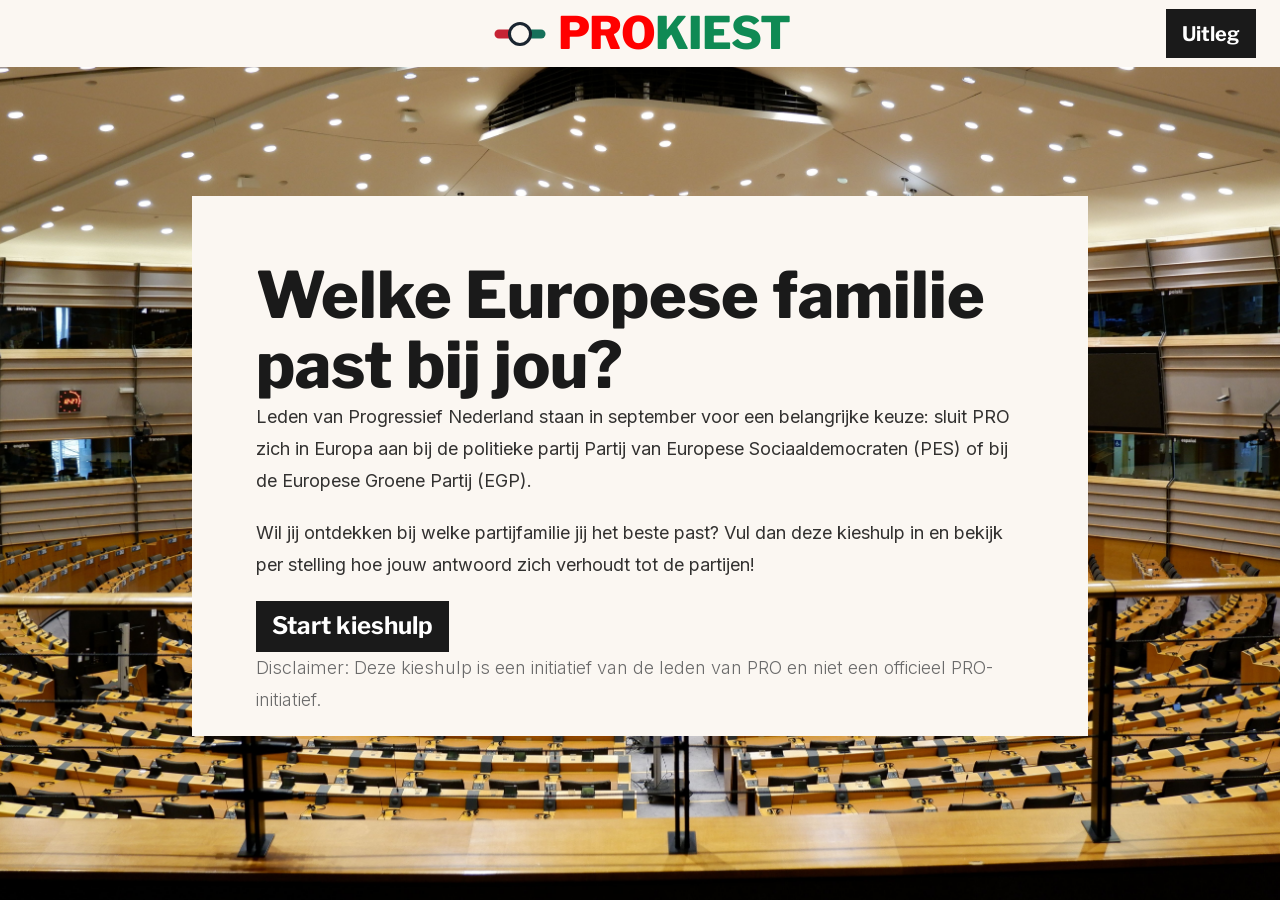
<file: index.html>
<!DOCTYPE html><!--G_4Ghzw3xU9nhg7bg_gbi--><html lang="nl"><head><meta charSet="utf-8"/><meta name="viewport" content="width=device-width, initial-scale=1.0"/><meta name="viewport" content="width=device-width, initial-scale=1"/><link rel="preload" href="/_next/static/media/83afe278b6a6bb3c-s.p.3a6ba036.woff2" as="font" crossorigin="" type="font/woff2"/><link rel="preload" as="image" href="/img/logo.svg"/><link rel="stylesheet" href="/_next/static/chunks/86dcde62008837ed.css" data-precedence="next"/><link rel="preload" as="script" fetchPriority="low" href="/_next/static/chunks/a427eb49e493b20c.js"/><script src="/_next/static/chunks/7376b6bde52459bd.js" async=""></script><script src="/_next/static/chunks/b9815d432e1b489f.js" async=""></script><script src="/_next/static/chunks/4e6f28955422c92d.js" async=""></script><script src="/_next/static/chunks/eb59b9f862c1bdbf.js" async=""></script><script src="/_next/static/chunks/turbopack-c627ca79cd8f7689.js" async=""></script><script src="/_next/static/chunks/39e0b7790b4b5df1.js" async=""></script><script src="/_next/static/chunks/98a4567fa0a6c1d5.js" async=""></script><script src="/_next/static/chunks/de58075fecafc099.js" async=""></script><script src="/_next/static/chunks/dc92b18f9dc38e62.js" async=""></script><script src="/_next/static/chunks/ec66d32b7583450e.js" async=""></script><script src="/_next/static/chunks/e334f1e9dd544319.js" async=""></script><script src="/_next/static/chunks/944df8a2dd63381b.js" async=""></script><script src="/_next/static/chunks/4e28ffc646f90a50.js" async=""></script><script data-goatcounter="https://prokiest.goatcounter.com/count" async="" src="//gc.zgo.at/count.js"></script><meta property="og:title" content="PRO Kiest"/><meta property="og:site_name" content="PRO Kiest"/><meta property="og:description" content="Welke Europese familie past bij jou?"/><meta property="og:locale" content="nl_NL"/><meta property="og:url" content="https://prokiest.nl"/><meta property="og:type" content="website"/><meta property="og:image" content="https://prokiest.nl/img/og-image.png"/><meta property="og:image:width" content="1200"/><meta property="og:image:height" content="630"/><meta property="og:image:type" content="image/png"/><meta property="og:image:secure_url" content="https://prokiest.nl/img/og-image.png"/><meta property="og:image:alt" content="Description of the image"/><link rel="apple-touch-icon" sizes="180x180" href="/favicon/apple-touch-icon.png"/><link rel="icon" type="image/png" sizes="32x32" href="/favicon/favicon-32x32.png"/><link rel="icon" type="image/png" sizes="16x16" href="/favicon/favicon-16x16.png"/><link rel="manifest" href="/favicon/site.webmanifest"/><link rel="mask-icon" href="/favicon/safari-pinned-tab.svg" color="#000000"/><link rel="shortcut icon" href="/favicon/favicon.ico"/><link rel="alternate" type="application/rss+xml" href="/feed.xml"/><meta name="next-size-adjust" content=""/><title>PRO Kiest</title><meta name="description" content="Welke Europese familie past bij jou?"/><script src="/_next/static/chunks/a6dad97d9634a72d.js" noModule=""></script><style data-emotion="mui shjdog 1mu7tz3 1sf5kif 6k8fz8 8rwt75 srjgtb a23958 ugy3wa q7mezt 14yoxd">.mui-shjdog{display:-webkit-box;display:-webkit-flex;display:-ms-flexbox;display:flex;-webkit-flex-direction:column;-ms-flex-direction:column;flex-direction:column;width:100%;box-sizing:border-box;-webkit-flex-shrink:0;-ms-flex-negative:0;flex-shrink:0;position:fixed;z-index:1100;top:0;left:auto;right:0;--AppBar-background:#1976d2;--AppBar-color:#fff;background-color:var(--AppBar-background);color:var(--AppBar-color);top:0;background-color:var(--header-bg);color:inherit;box-shadow:none;border-bottom:none;z-index:1200;}@media print{.mui-shjdog{position:absolute;}}.mui-1mu7tz3{background-color:#fff;color:rgba(0, 0, 0, 0.87);-webkit-transition:box-shadow 300ms cubic-bezier(0.4, 0, 0.2, 1) 0ms;transition:box-shadow 300ms cubic-bezier(0.4, 0, 0.2, 1) 0ms;box-shadow:var(--Paper-shadow);background-image:var(--Paper-overlay);display:-webkit-box;display:-webkit-flex;display:-ms-flexbox;display:flex;-webkit-flex-direction:column;-ms-flex-direction:column;flex-direction:column;width:100%;box-sizing:border-box;-webkit-flex-shrink:0;-ms-flex-negative:0;flex-shrink:0;position:fixed;z-index:1100;top:0;left:auto;right:0;--AppBar-background:#1976d2;--AppBar-color:#fff;background-color:var(--AppBar-background);color:var(--AppBar-color);top:0;background-color:var(--header-bg);color:inherit;box-shadow:none;border-bottom:none;z-index:1200;}@media print{.mui-1mu7tz3{position:absolute;}}.mui-1sf5kif{position:relative;display:-webkit-box;display:-webkit-flex;display:-ms-flexbox;display:flex;-webkit-align-items:center;-webkit-box-align:center;-ms-flex-align:center;align-items:center;padding-left:16px;padding-right:16px;min-height:56px;display:grid;-webkit-align-items:center;-webkit-box-align:center;-ms-flex-align:center;align-items:center;width:100%;max-width:1280px;margin-left:auto;margin-right:auto;}@media (min-width:600px){.mui-1sf5kif{padding-left:24px;padding-right:24px;}}@media (min-width:0px){@media (orientation: landscape){.mui-1sf5kif{min-height:48px;}}}@media (min-width:600px){.mui-1sf5kif{min-height:64px;}}@media (min-width:0px){.mui-1sf5kif{padding-left:16px;padding-right:16px;grid-template-columns:1fr auto;}}@media (min-width:1200px){.mui-1sf5kif{padding-left:24px;padding-right:24px;grid-template-columns:1fr auto 1fr;}}@media (min-width:0px){.mui-6k8fz8{display:none;}}@media (min-width:1200px){.mui-6k8fz8{display:block;}}.mui-8rwt75{-webkit-align-items:center;-webkit-box-align:center;-ms-flex-align:center;align-items:center;-webkit-box-pack:end;-ms-flex-pack:end;-webkit-justify-content:flex-end;justify-content:flex-end;gap:16px;width:100%;}@media (min-width:0px){.mui-8rwt75{display:none;}}@media (min-width:1200px){.mui-8rwt75{display:-webkit-box;display:-webkit-flex;display:-ms-flexbox;display:flex;}}.mui-srjgtb{-webkit-box-pack:end;-ms-flex-pack:end;-webkit-justify-content:flex-end;justify-content:flex-end;}@media (min-width:0px){.mui-srjgtb{display:-webkit-box;display:-webkit-flex;display:-ms-flexbox;display:flex;}}@media (min-width:1200px){.mui-srjgtb{display:none;}}.mui-a23958{text-align:center;-webkit-flex:0 0 auto;-ms-flex:0 0 auto;flex:0 0 auto;font-size:1.5rem;padding:8px;border-radius:50%;color:rgba(0, 0, 0, 0.54);-webkit-transition:background-color 150ms cubic-bezier(0.4, 0, 0.2, 1) 0ms;transition:background-color 150ms cubic-bezier(0.4, 0, 0.2, 1) 0ms;--IconButton-hoverBg:rgba(0, 0, 0, 0.04);color:var(--button-color);background-color:var(--button-bg);border-radius:0;}.mui-a23958:hover{background-color:var(--IconButton-hoverBg);}@media (hover: none){.mui-a23958:hover{background-color:transparent;}}.mui-a23958.Mui-disabled{background-color:transparent;color:rgba(0, 0, 0, 0.26);}.mui-a23958.MuiIconButton-loading{color:transparent;}.mui-a23958:hover{background-color:var(--button-bg-hover);color:var(--button-color-hover);}.mui-ugy3wa{display:-webkit-inline-box;display:-webkit-inline-flex;display:-ms-inline-flexbox;display:inline-flex;-webkit-align-items:center;-webkit-box-align:center;-ms-flex-align:center;align-items:center;-webkit-box-pack:center;-ms-flex-pack:center;-webkit-justify-content:center;justify-content:center;position:relative;box-sizing:border-box;-webkit-tap-highlight-color:transparent;background-color:transparent;outline:0;border:0;margin:0;border-radius:0;padding:0;cursor:pointer;-webkit-user-select:none;-moz-user-select:none;-ms-user-select:none;user-select:none;vertical-align:middle;-moz-appearance:none;-webkit-appearance:none;-webkit-text-decoration:none;text-decoration:none;color:inherit;text-align:center;-webkit-flex:0 0 auto;-ms-flex:0 0 auto;flex:0 0 auto;font-size:1.5rem;padding:8px;border-radius:50%;color:rgba(0, 0, 0, 0.54);-webkit-transition:background-color 150ms cubic-bezier(0.4, 0, 0.2, 1) 0ms;transition:background-color 150ms cubic-bezier(0.4, 0, 0.2, 1) 0ms;--IconButton-hoverBg:rgba(0, 0, 0, 0.04);color:var(--button-color);background-color:var(--button-bg);border-radius:0;}.mui-ugy3wa::-moz-focus-inner{border-style:none;}.mui-ugy3wa.Mui-disabled{pointer-events:none;cursor:default;}@media print{.mui-ugy3wa{-webkit-print-color-adjust:exact;color-adjust:exact;}}.mui-ugy3wa:hover{background-color:var(--IconButton-hoverBg);}@media (hover: none){.mui-ugy3wa:hover{background-color:transparent;}}.mui-ugy3wa.Mui-disabled{background-color:transparent;color:rgba(0, 0, 0, 0.26);}.mui-ugy3wa.MuiIconButton-loading{color:transparent;}.mui-ugy3wa:hover{background-color:var(--button-bg-hover);color:var(--button-color-hover);}.mui-q7mezt{-webkit-user-select:none;-moz-user-select:none;-ms-user-select:none;user-select:none;width:1em;height:1em;display:inline-block;-webkit-flex-shrink:0;-ms-flex-negative:0;flex-shrink:0;-webkit-transition:fill 200ms cubic-bezier(0.4, 0, 0.2, 1) 0ms;transition:fill 200ms cubic-bezier(0.4, 0, 0.2, 1) 0ms;fill:currentColor;font-size:1.5rem;}.mui-14yoxd{z-index:1200;}</style></head><body class="inter_5972bc34-module__OU16Qa__className"><div hidden=""><!--$--><!--/$--></div><header class="MuiPaper-root MuiPaper-elevation MuiPaper-elevation0 MuiAppBar-root MuiAppBar-colorPrimary MuiAppBar-positionFixed mui-fixed mui-1mu7tz3" style="--Paper-shadow:none"><nav class="MuiToolbar-root MuiToolbar-gutters MuiToolbar-regular mui-1sf5kif" aria-label="Global"><div class="MuiBox-root mui-6k8fz8"></div><a class="flex items-center justify-self-center gap-2" aria-label="PRO Kiest" href="/"><img alt="" src="/img/logo.svg" class="h-10 md:h-15 w-auto self-center"/><div><span class="brand-logo">PRO</span><span class="brand-logo-2">Kiest</span></div></a><div class="MuiBox-root mui-8rwt75"><a href="/uitleg"><button type="button" class="inline-flex items-center justify-center font-(family-name:--title-font) font-[var(--button-text-weight)] px-[1rem] py-[0.6rem] cursor-pointer duration-300 bg-[var(--button-bg)] text-[var(--button-color)] hover:bg-[var(--button-bg-hover)] hover:text-[var(--button-color-hover)] w-fit">Uitleg</button></a></div><div class="MuiBox-root mui-srjgtb"><button class="MuiButtonBase-root MuiIconButton-root MuiIconButton-sizeMedium mui-ugy3wa" tabindex="0" type="button" aria-label="Open menu"><svg class="MuiSvgIcon-root MuiSvgIcon-fontSizeMedium mui-q7mezt" focusable="false" aria-hidden="true" viewBox="0 0 24 24"><path d="M3 18h18v-2H3zm0-5h18v-2H3zm0-7v2h18V6z"></path></svg></button></div></nav></header><main class="overflow-x-hidden"><div class="page-transition"><div style="background:var(--color-3-light)"><div class="relative overflow-hidden" style="height:100svh"><div class="md:hidden"><div class="max-h-[50vh] absolute inset-[-5%] bg-cover bg-center bg-no-repeat" style="background-image:url(/img/background.jpg)"></div><div class="flex h-full items-center justify-center p-4 md:p-8 mt-32 pb-32 sd:mt-64 sd:pb-64 max-h-screen md:mt-0 md:pb-0 md:max-h-screen"><div class="bg-3-light z-10 w-full max-w-4xl max-h-[calc(100svh-8rem)] h-full md:h-[60vh] flex flex-col overflow-hidden mt-32 pb-32 sd:mt-64 sd:pb-64 max-h-screen md:mt-0 md:pb-0 md:max-h-screen"><div class="p-4 md:p-16 flex-1 min-h-0 overflow-y-auto flex flex-col"><h1 class="hidden reader-only">PRO Kiest</h1><h1 class="hidden md:block">Welke Europese familie past bij jou?</h1><h2 class="md:hidden sd:block">Welke Europese familie past bij jou?</h2><p class="mb-5 text-lg/8 ">Leden van Progressief Nederland staan in september voor een belangrijke keuze: sluit PRO zich in Europa aan bij de politieke partij Partij van Europese Sociaaldemocraten (PES) of bij de Europese Groene Partij (EGP).</p><p class="mb-5 text-lg/8 ">Wil jij ontdekken bij welke partijfamilie jij het beste past? Vul dan deze kieshulp in en bekijk per stelling hoe jouw antwoord zich verhoudt tot de partijen!</p><div><button type="button" class="inline-flex items-center justify-center font-(family-name:--title-font) font-[var(--button-text-weight)] px-[1rem] py-[0.6rem] cursor-pointer duration-300 bg-[var(--button-bg)] text-[var(--button-color)] hover:bg-[var(--button-bg-hover)] hover:text-[var(--button-color-hover)] w-fit text-2xl mr-4">Start kieshulp</button></div><p class="mb-5 text-lg/8 mt-auto font-light text-[#6B6B6B]">Disclaimer: Deze kieshulp is een initiatief van de leden van PRO en niet een officieel PRO-initiatief.</p></div></div></div></div><div class="hidden md:block h-full"><div class="hidden md:block absolute inset-[-5%] bg-cover bg-center bg-no-repeat" style="background-image:url(/img/background.jpg)"></div><div class="relative z-10 flex items-center justify-center h-full"><div class="flex h-full items-center justify-center p-4 md:p-8 mt-32 pb-32 sd:mt-64 sd:pb-64 max-h-screen md:mt-0 md:pb-0 md:max-h-screen"><div class="bg-3-light z-10 w-full max-w-4xl max-h-[calc(100svh-8rem)] h-full md:h-[60vh] flex flex-col overflow-hidden mt-32 pb-32 sd:mt-64 sd:pb-64 max-h-screen md:mt-0 md:pb-0 md:max-h-screen"><div class="p-4 md:p-16 flex-1 min-h-0 overflow-y-auto flex flex-col"><h1 class="hidden reader-only">PRO Kiest</h1><h1 class="hidden md:block">Welke Europese familie past bij jou?</h1><h2 class="md:hidden sd:block">Welke Europese familie past bij jou?</h2><p class="mb-5 text-lg/8 ">Leden van Progressief Nederland staan in september voor een belangrijke keuze: sluit PRO zich in Europa aan bij de politieke partij Partij van Europese Sociaaldemocraten (PES) of bij de Europese Groene Partij (EGP).</p><p class="mb-5 text-lg/8 ">Wil jij ontdekken bij welke partijfamilie jij het beste past? Vul dan deze kieshulp in en bekijk per stelling hoe jouw antwoord zich verhoudt tot de partijen!</p><div><button type="button" class="inline-flex items-center justify-center font-(family-name:--title-font) font-[var(--button-text-weight)] px-[1rem] py-[0.6rem] cursor-pointer duration-300 bg-[var(--button-bg)] text-[var(--button-color)] hover:bg-[var(--button-bg-hover)] hover:text-[var(--button-color-hover)] w-fit text-2xl mr-4">Start kieshulp</button></div><p class="mb-5 text-lg/8 mt-auto font-light text-[#6B6B6B]">Disclaimer: Deze kieshulp is een initiatief van de leden van PRO en niet een officieel PRO-initiatief.</p></div></div></div></div></div></div></div><!--$--><!--/$--></div></main><script src="/_next/static/chunks/a427eb49e493b20c.js" id="_R_" async=""></script><script>(self.__next_f=self.__next_f||[]).push([0])</script><script>self.__next_f.push([1,"1:\"$Sreact.fragment\"\n2:I[99924,[\"/_next/static/chunks/39e0b7790b4b5df1.js\",\"/_next/static/chunks/98a4567fa0a6c1d5.js\",\"/_next/static/chunks/de58075fecafc099.js\",\"/_next/static/chunks/dc92b18f9dc38e62.js\"],\"default\"]\n3:I[45877,[\"/_next/static/chunks/39e0b7790b4b5df1.js\",\"/_next/static/chunks/98a4567fa0a6c1d5.js\",\"/_next/static/chunks/de58075fecafc099.js\",\"/_next/static/chunks/dc92b18f9dc38e62.js\"],\"default\"]\n4:I[96172,[\"/_next/static/chunks/39e0b7790b4b5df1.js\",\"/_next/static/chunks/98a4567fa0a6c1d5.js\",\"/_next/static/chunks/de58075fecafc099.js\",\"/_next/static/chunks/dc92b18f9dc38e62.js\"],\"default\"]\n5:I[60059,[\"/_next/static/chunks/39e0b7790b4b5df1.js\",\"/_next/static/chunks/98a4567fa0a6c1d5.js\",\"/_next/static/chunks/de58075fecafc099.js\",\"/_next/static/chunks/dc92b18f9dc38e62.js\"],\"default\"]\n6:I[42743,[\"/_next/static/chunks/ec66d32b7583450e.js\",\"/_next/static/chunks/e334f1e9dd544319.js\"],\"default\"]\n7:I[73658,[\"/_next/static/chunks/ec66d32b7583450e.js\",\"/_next/static/chunks/e334f1e9dd544319.js\"],\"default\"]\n8:I[46235,[\"/_next/static/chunks/ec66d32b7583450e.js\",\"/_next/static/chunks/e334f1e9dd544319.js\"],\"ClientPageRoot\"]\n9:I[97546,[\"/_next/static/chunks/39e0b7790b4b5df1.js\",\"/_next/static/chunks/98a4567fa0a6c1d5.js\",\"/_next/static/chunks/de58075fecafc099.js\",\"/_next/static/chunks/dc92b18f9dc38e62.js\",\"/_next/static/chunks/944df8a2dd63381b.js\",\"/_next/static/chunks/4e28ffc646f90a50.js\"],\"default\"]\nc:I[96027,[\"/_next/static/chunks/ec66d32b7583450e.js\",\"/_next/static/chunks/e334f1e9dd544319.js\"],\"OutletBoundary\"]\nd:\"$Sreact.suspense\"\nf:I[96027,[\"/_next/static/chunks/ec66d32b7583450e.js\",\"/_next/static/chunks/e334f1e9dd544319.js\"],\"ViewportBoundary\"]\n11:I[96027,[\"/_next/static/chunks/ec66d32b7583450e.js\",\"/_next/static/chunks/e334f1e9dd544319.js\"],\"MetadataBoundary\"]\n14:I[78346,[\"/_next/static/chunks/ec66d32b7583450e.js\",\"/_next/static/chunks/e334f1e9dd544319.js\"],\"default\"]\n:HL[\"/_next/static/chunks/86dcde62008837ed.css\",\"style\"]\n:HL[\"/_next/static/media/83afe278b6a6bb3c-s.p.3a6ba036.woff2\",\"font\",{\"crossOrigin\":\"\",\"type\":\"font/woff2\"}]\n"])</script><script>self.__next_f.push([1,"0:{\"P\":null,\"b\":\"G-4Ghzw3xU9nhg7bg-gbi\",\"c\":[\"\",\"\"],\"q\":\"\",\"i\":false,\"f\":[[[\"\",{\"children\":[\"__PAGE__\",{}]},\"$undefined\",\"$undefined\",true],[[\"$\",\"$1\",\"c\",{\"children\":[[[\"$\",\"link\",\"0\",{\"rel\":\"stylesheet\",\"href\":\"/_next/static/chunks/86dcde62008837ed.css\",\"precedence\":\"next\",\"crossOrigin\":\"$undefined\",\"nonce\":\"$undefined\"}],[\"$\",\"script\",\"script-0\",{\"src\":\"/_next/static/chunks/39e0b7790b4b5df1.js\",\"async\":true,\"nonce\":\"$undefined\"}],[\"$\",\"script\",\"script-1\",{\"src\":\"/_next/static/chunks/98a4567fa0a6c1d5.js\",\"async\":true,\"nonce\":\"$undefined\"}],[\"$\",\"script\",\"script-2\",{\"src\":\"/_next/static/chunks/de58075fecafc099.js\",\"async\":true,\"nonce\":\"$undefined\"}],[\"$\",\"script\",\"script-3\",{\"src\":\"/_next/static/chunks/dc92b18f9dc38e62.js\",\"async\":true,\"nonce\":\"$undefined\"}]],[\"$\",\"html\",null,{\"lang\":\"nl\",\"suppressHydrationWarning\":true,\"children\":[[\"$\",\"head\",null,{\"children\":[[\"$\",\"meta\",null,{\"name\":\"viewport\",\"content\":\"width=device-width, initial-scale=1.0\"}],[\"$\",\"meta\",null,{\"property\":\"og:title\",\"content\":\"PRO Kiest\"}],[\"$\",\"meta\",null,{\"property\":\"og:site_name\",\"content\":\"PRO Kiest\"}],[\"$\",\"meta\",null,{\"property\":\"og:description\",\"content\":\"Welke Europese familie past bij jou?\"}],[\"$\",\"meta\",null,{\"property\":\"og:locale\",\"content\":\"nl_NL\"}],[\"$\",\"meta\",null,{\"property\":\"og:url\",\"content\":\"https://prokiest.nl\"}],[\"$\",\"meta\",null,{\"property\":\"og:type\",\"content\":\"website\"}],[\"$\",\"meta\",null,{\"property\":\"og:image\",\"content\":\"https://prokiest.nl/img/og-image.png\"}],[\"$\",\"meta\",null,{\"property\":\"og:image:width\",\"content\":\"1200\"}],[\"$\",\"meta\",null,{\"property\":\"og:image:height\",\"content\":\"630\"}],[\"$\",\"meta\",null,{\"property\":\"og:image:type\",\"content\":\"image/png\"}],[\"$\",\"meta\",null,{\"property\":\"og:image:secure_url\",\"content\":\"https://prokiest.nl/img/og-image.png\"}],[\"$\",\"meta\",null,{\"property\":\"og:image:alt\",\"content\":\"Description of the image\"}],[\"$\",\"link\",null,{\"rel\":\"apple-touch-icon\",\"sizes\":\"180x180\",\"href\":\"/favicon/apple-touch-icon.png\"}],[\"$\",\"link\",null,{\"rel\":\"icon\",\"type\":\"image/png\",\"sizes\":\"32x32\",\"href\":\"/favicon/favicon-32x32.png\"}],[\"$\",\"link\",null,{\"rel\":\"icon\",\"type\":\"image/png\",\"sizes\":\"16x16\",\"href\":\"/favicon/favicon-16x16.png\"}],[\"$\",\"link\",null,{\"rel\":\"manifest\",\"href\":\"/favicon/site.webmanifest\"}],[\"$\",\"link\",null,{\"rel\":\"mask-icon\",\"href\":\"/favicon/safari-pinned-tab.svg\",\"color\":\"#000000\"}],[\"$\",\"link\",null,{\"rel\":\"shortcut icon\",\"href\":\"/favicon/favicon.ico\"}],[\"$\",\"link\",null,{\"rel\":\"alternate\",\"type\":\"application/rss+xml\",\"href\":\"/feed.xml\"}],[\"$\",\"script\",null,{\"data-goatcounter\":\"https://prokiest.goatcounter.com/count\",\"async\":true,\"src\":\"//gc.zgo.at/count.js\"}]]}],[\"$\",\"body\",null,{\"className\":\"inter_5972bc34-module__OU16Qa__className\",\"children\":[\"$\",\"$L2\",null,{\"options\":{\"key\":\"mui\"},\"children\":[\"$\",\"$L3\",null,{\"children\":[[\"$\",\"$L4\",null,{}],[\"$\",\"main\",null,{\"className\":\"overflow-x-hidden\",\"children\":[\"$\",\"$L5\",null,{\"children\":[\"$\",\"$L6\",null,{\"parallelRouterKey\":\"children\",\"error\":\"$undefined\",\"errorStyles\":\"$undefined\",\"errorScripts\":\"$undefined\",\"template\":[\"$\",\"$L7\",null,{}],\"templateStyles\":\"$undefined\",\"templateScripts\":\"$undefined\",\"notFound\":[[[\"$\",\"title\",null,{\"children\":\"404: This page could not be found.\"}],[\"$\",\"div\",null,{\"style\":{\"fontFamily\":\"system-ui,\\\"Segoe UI\\\",Roboto,Helvetica,Arial,sans-serif,\\\"Apple Color Emoji\\\",\\\"Segoe UI Emoji\\\"\",\"height\":\"100vh\",\"textAlign\":\"center\",\"display\":\"flex\",\"flexDirection\":\"column\",\"alignItems\":\"center\",\"justifyContent\":\"center\"},\"children\":[\"$\",\"div\",null,{\"children\":[[\"$\",\"style\",null,{\"dangerouslySetInnerHTML\":{\"__html\":\"body{color:#000;background:#fff;margin:0}.next-error-h1{border-right:1px solid rgba(0,0,0,.3)}@media (prefers-color-scheme:dark){body{color:#fff;background:#000}.next-error-h1{border-right:1px solid rgba(255,255,255,.3)}}\"}}],[\"$\",\"h1\",null,{\"className\":\"next-error-h1\",\"style\":{\"display\":\"inline-block\",\"margin\":\"0 20px 0 0\",\"padding\":\"0 23px 0 0\",\"fontSize\":24,\"fontWeight\":500,\"verticalAlign\":\"top\",\"lineHeight\":\"49px\"},\"children\":404}],[\"$\",\"div\",null,{\"style\":{\"display\":\"inline-block\"},\"children\":[\"$\",\"h2\",null,{\"style\":{\"fontSize\":14,\"fontWeight\":400,\"lineHeight\":\"49px\",\"margin\":0},\"children\":\"This page could not be found.\"}]}]]}]}]],[]],\"forbidden\":\"$undefined\",\"unauthorized\":\"$undefined\"}]}]}]]}]}]}]]}]]}],{\"children\":[[\"$\",\"$1\",\"c\",{\"children\":[[\"$\",\"$L8\",null,{\"Component\":\"$9\",\"serverProvidedParams\":{\"searchParams\":{},\"params\":{},\"promises\":[\"$@a\",\"$@b\"]}}],[[\"$\",\"script\",\"script-0\",{\"src\":\"/_next/static/chunks/944df8a2dd63381b.js\",\"async\":true,\"nonce\":\"$undefined\"}],[\"$\",\"script\",\"script-1\",{\"src\":\"/_next/static/chunks/4e28ffc646f90a50.js\",\"async\":true,\"nonce\":\"$undefined\"}]],[\"$\",\"$Lc\",null,{\"children\":[\"$\",\"$d\",null,{\"name\":\"Next.MetadataOutlet\",\"children\":\"$@e\"}]}]]}],{},null,false,false]},null,false,false],[\"$\",\"$1\",\"h\",{\"children\":[null,[\"$\",\"$Lf\",null,{\"children\":\"$L10\"}],[\"$\",\"div\",null,{\"hidden\":true,\"children\":[\"$\",\"$L11\",null,{\"children\":[\"$\",\"$d\",null,{\"name\":\"Next.Metadata\",\"children\":\"$L12\"}]}]}],\"$L13\"]}],false]],\"m\":\"$undefined\",\"G\":[\"$14\",[]],\"S\":true}\n"])</script><script>self.__next_f.push([1,"13:[\"$\",\"meta\",null,{\"name\":\"next-size-adjust\",\"content\":\"\"}]\na:{}\nb:\"$0:f:0:1:1:children:0:props:children:0:props:serverProvidedParams:params\"\n"])</script><script>self.__next_f.push([1,"10:[[\"$\",\"meta\",\"0\",{\"charSet\":\"utf-8\"}],[\"$\",\"meta\",\"1\",{\"name\":\"viewport\",\"content\":\"width=device-width, initial-scale=1\"}]]\n"])</script><script>self.__next_f.push([1,"e:null\n12:[[\"$\",\"title\",\"0\",{\"children\":\"PRO Kiest\"}],[\"$\",\"meta\",\"1\",{\"name\":\"description\",\"content\":\"Welke Europese familie past bij jou?\"}]]\n"])</script></body></html>
</file>
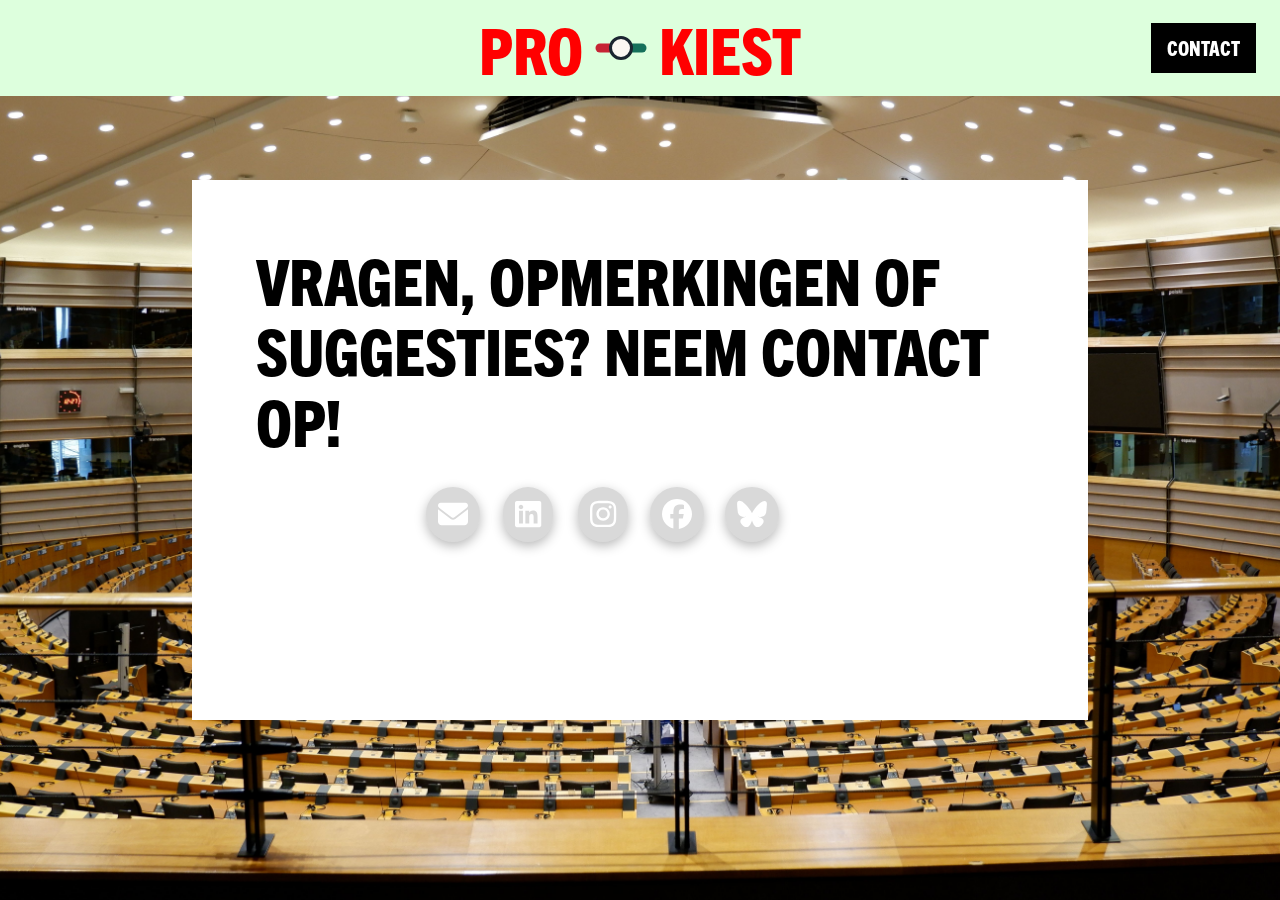
<file: contact.html>
<!DOCTYPE html><!--FbqCVZvkrTGCFXjhpZRiZ--><html lang="en"><head><meta charSet="utf-8"/><meta name="viewport" content="width=device-width, initial-scale=1"/><link rel="preload" href="/_next/static/media/83afe278b6a6bb3c-s.p.3a6ba036.woff2" as="font" crossorigin="" type="font/woff2"/><link rel="preload" href="/fonts/Trade-Gothic-Next-LT-Pro-Lt.woff2" as="font" crossorigin="anonymous" type="font/woff2"/><link rel="preload" href="/fonts/Trade-Gothic-Next-LT-Pro.woff2" as="font" crossorigin="anonymous" type="font/woff2"/><link rel="preload" href="/fonts/Trade-Gothic-Next-LT-Pro-Cn.woff2" as="font" crossorigin="anonymous" type="font/woff2"/><link rel="preload" href="/fonts/Trade-Gothic-Next-LT-Pro-BdCn.woff2" as="font" crossorigin="anonymous" type="font/woff2"/><link rel="preload" as="image" href="/img/logo.svg"/><link rel="stylesheet" href="/_next/static/chunks/6d649d1473b00c59.css" data-precedence="next"/><link rel="preload" as="script" fetchPriority="low" href="/_next/static/chunks/a427eb49e493b20c.js"/><script src="/_next/static/chunks/b523882aad841b62.js" async=""></script><script src="/_next/static/chunks/b9815d432e1b489f.js" async=""></script><script src="/_next/static/chunks/4e6f28955422c92d.js" async=""></script><script src="/_next/static/chunks/eb59b9f862c1bdbf.js" async=""></script><script src="/_next/static/chunks/turbopack-211ec4b424b788ae.js" async=""></script><script src="/_next/static/chunks/9da6688b3282d36a.js" async=""></script><script src="/_next/static/chunks/3e537e6188bdcbf0.js" async=""></script><script src="/_next/static/chunks/e7fa56f981881c84.js" async=""></script><script src="/_next/static/chunks/f9fbcc937c357c88.js" async=""></script><script src="/_next/static/chunks/ec66d32b7583450e.js" async=""></script><script src="/_next/static/chunks/e334f1e9dd544319.js" async=""></script><script src="/_next/static/chunks/6d4b66ea9b09bbb3.js" async=""></script><script src="/_next/static/chunks/4c6fcfae4bc80d35.js" async=""></script><script src="/_next/static/chunks/f228921371095a6e.js" async=""></script><link rel="apple-touch-icon" sizes="180x180" href="/favicon/apple-touch-icon.png"/><link rel="icon" type="image/png" sizes="32x32" href="/favicon/favicon-32x32.png"/><link rel="icon" type="image/png" sizes="16x16" href="/favicon/favicon-16x16.png"/><link rel="manifest" href="/favicon/site.webmanifest"/><link rel="mask-icon" href="/favicon/safari-pinned-tab.svg" color="#000000"/><link rel="shortcut icon" href="/favicon/favicon.ico"/><meta name="msapplication-TileColor" content="#000000"/><meta name="msapplication-config" content="/favicon/browserconfig.xml"/><meta name="theme-color" content="#000"/><link rel="alternate" type="application/rss+xml" href="/feed.xml"/><link rel="preload" href="/fonts/Trade-Gothic-Next-LT-Pro-Lt.woff2" as="font" type="font/woff2" crossorigin="anonymous"/><link rel="preload" href="/fonts/Trade-Gothic-Next-LT-Pro.woff2" as="font" type="font/woff2" crossorigin="anonymous"/><link rel="preload" href="/fonts/Trade-Gothic-Next-LT-Pro-Cn.woff2" as="font" type="font/woff2" crossorigin="anonymous"/><link rel="preload" href="/fonts/Trade-Gothic-Next-LT-Pro-BdCn.woff2" as="font" type="font/woff2" crossorigin="anonymous"/><meta name="next-size-adjust" content=""/><title>PROKiest</title><meta name="description" content="Welke Europese familie past bij jouw stem?"/><script src="/_next/static/chunks/a6dad97d9634a72d.js" noModule=""></script><style data-emotion="mui shjdog 1mu7tz3 1sf5kif 6k8fz8 8rwt75 srjgtb a23958 ugy3wa q7mezt 14yoxd">.mui-shjdog{display:-webkit-box;display:-webkit-flex;display:-ms-flexbox;display:flex;-webkit-flex-direction:column;-ms-flex-direction:column;flex-direction:column;width:100%;box-sizing:border-box;-webkit-flex-shrink:0;-ms-flex-negative:0;flex-shrink:0;position:fixed;z-index:1100;top:0;left:auto;right:0;--AppBar-background:#1976d2;--AppBar-color:#fff;background-color:var(--AppBar-background);color:var(--AppBar-color);top:0;background-color:var(--header-bg);color:inherit;box-shadow:none;border-bottom:none;z-index:1200;}@media print{.mui-shjdog{position:absolute;}}.mui-1mu7tz3{background-color:#fff;color:rgba(0, 0, 0, 0.87);-webkit-transition:box-shadow 300ms cubic-bezier(0.4, 0, 0.2, 1) 0ms;transition:box-shadow 300ms cubic-bezier(0.4, 0, 0.2, 1) 0ms;box-shadow:var(--Paper-shadow);background-image:var(--Paper-overlay);display:-webkit-box;display:-webkit-flex;display:-ms-flexbox;display:flex;-webkit-flex-direction:column;-ms-flex-direction:column;flex-direction:column;width:100%;box-sizing:border-box;-webkit-flex-shrink:0;-ms-flex-negative:0;flex-shrink:0;position:fixed;z-index:1100;top:0;left:auto;right:0;--AppBar-background:#1976d2;--AppBar-color:#fff;background-color:var(--AppBar-background);color:var(--AppBar-color);top:0;background-color:var(--header-bg);color:inherit;box-shadow:none;border-bottom:none;z-index:1200;}@media print{.mui-1mu7tz3{position:absolute;}}.mui-1sf5kif{position:relative;display:-webkit-box;display:-webkit-flex;display:-ms-flexbox;display:flex;-webkit-align-items:center;-webkit-box-align:center;-ms-flex-align:center;align-items:center;padding-left:16px;padding-right:16px;min-height:56px;display:grid;-webkit-align-items:center;-webkit-box-align:center;-ms-flex-align:center;align-items:center;width:100%;max-width:1280px;margin-left:auto;margin-right:auto;}@media (min-width:600px){.mui-1sf5kif{padding-left:24px;padding-right:24px;}}@media (min-width:0px){@media (orientation: landscape){.mui-1sf5kif{min-height:48px;}}}@media (min-width:600px){.mui-1sf5kif{min-height:64px;}}@media (min-width:0px){.mui-1sf5kif{padding-left:16px;padding-right:16px;grid-template-columns:1fr auto;}}@media (min-width:1200px){.mui-1sf5kif{padding-left:24px;padding-right:24px;grid-template-columns:1fr auto 1fr;}}@media (min-width:0px){.mui-6k8fz8{display:none;}}@media (min-width:1200px){.mui-6k8fz8{display:block;}}.mui-8rwt75{-webkit-align-items:center;-webkit-box-align:center;-ms-flex-align:center;align-items:center;-webkit-box-pack:end;-ms-flex-pack:end;-webkit-justify-content:flex-end;justify-content:flex-end;gap:16px;width:100%;}@media (min-width:0px){.mui-8rwt75{display:none;}}@media (min-width:1200px){.mui-8rwt75{display:-webkit-box;display:-webkit-flex;display:-ms-flexbox;display:flex;}}.mui-srjgtb{-webkit-box-pack:end;-ms-flex-pack:end;-webkit-justify-content:flex-end;justify-content:flex-end;}@media (min-width:0px){.mui-srjgtb{display:-webkit-box;display:-webkit-flex;display:-ms-flexbox;display:flex;}}@media (min-width:1200px){.mui-srjgtb{display:none;}}.mui-a23958{text-align:center;-webkit-flex:0 0 auto;-ms-flex:0 0 auto;flex:0 0 auto;font-size:1.5rem;padding:8px;border-radius:50%;color:rgba(0, 0, 0, 0.54);-webkit-transition:background-color 150ms cubic-bezier(0.4, 0, 0.2, 1) 0ms;transition:background-color 150ms cubic-bezier(0.4, 0, 0.2, 1) 0ms;--IconButton-hoverBg:rgba(0, 0, 0, 0.04);color:var(--button-color);background-color:var(--button-bg);border-radius:0;}.mui-a23958:hover{background-color:var(--IconButton-hoverBg);}@media (hover: none){.mui-a23958:hover{background-color:transparent;}}.mui-a23958.Mui-disabled{background-color:transparent;color:rgba(0, 0, 0, 0.26);}.mui-a23958.MuiIconButton-loading{color:transparent;}.mui-a23958:hover{background-color:var(--button-bg-hover);color:var(--button-color-hover);}.mui-ugy3wa{display:-webkit-inline-box;display:-webkit-inline-flex;display:-ms-inline-flexbox;display:inline-flex;-webkit-align-items:center;-webkit-box-align:center;-ms-flex-align:center;align-items:center;-webkit-box-pack:center;-ms-flex-pack:center;-webkit-justify-content:center;justify-content:center;position:relative;box-sizing:border-box;-webkit-tap-highlight-color:transparent;background-color:transparent;outline:0;border:0;margin:0;border-radius:0;padding:0;cursor:pointer;-webkit-user-select:none;-moz-user-select:none;-ms-user-select:none;user-select:none;vertical-align:middle;-moz-appearance:none;-webkit-appearance:none;-webkit-text-decoration:none;text-decoration:none;color:inherit;text-align:center;-webkit-flex:0 0 auto;-ms-flex:0 0 auto;flex:0 0 auto;font-size:1.5rem;padding:8px;border-radius:50%;color:rgba(0, 0, 0, 0.54);-webkit-transition:background-color 150ms cubic-bezier(0.4, 0, 0.2, 1) 0ms;transition:background-color 150ms cubic-bezier(0.4, 0, 0.2, 1) 0ms;--IconButton-hoverBg:rgba(0, 0, 0, 0.04);color:var(--button-color);background-color:var(--button-bg);border-radius:0;}.mui-ugy3wa::-moz-focus-inner{border-style:none;}.mui-ugy3wa.Mui-disabled{pointer-events:none;cursor:default;}@media print{.mui-ugy3wa{-webkit-print-color-adjust:exact;color-adjust:exact;}}.mui-ugy3wa:hover{background-color:var(--IconButton-hoverBg);}@media (hover: none){.mui-ugy3wa:hover{background-color:transparent;}}.mui-ugy3wa.Mui-disabled{background-color:transparent;color:rgba(0, 0, 0, 0.26);}.mui-ugy3wa.MuiIconButton-loading{color:transparent;}.mui-ugy3wa:hover{background-color:var(--button-bg-hover);color:var(--button-color-hover);}.mui-q7mezt{-webkit-user-select:none;-moz-user-select:none;-ms-user-select:none;user-select:none;width:1em;height:1em;display:inline-block;-webkit-flex-shrink:0;-ms-flex-negative:0;flex-shrink:0;-webkit-transition:fill 200ms cubic-bezier(0.4, 0, 0.2, 1) 0ms;transition:fill 200ms cubic-bezier(0.4, 0, 0.2, 1) 0ms;fill:currentColor;font-size:1.5rem;}.mui-14yoxd{z-index:1200;}</style></head><body class="inter_5972bc34-module__OU16Qa__className"><div hidden=""><!--$--><!--/$--></div><header class="MuiPaper-root MuiPaper-elevation MuiPaper-elevation0 MuiAppBar-root MuiAppBar-colorPrimary MuiAppBar-positionFixed mui-fixed mui-1mu7tz3" style="--Paper-shadow:none"><nav class="MuiToolbar-root MuiToolbar-gutters MuiToolbar-regular mui-1sf5kif" aria-label="Global"><div class="MuiBox-root mui-6k8fz8"></div><a class="flex items-center justify-self-center gap-2" aria-label="PROKiest" href="/"><span class="brand-logo">PRO</span><img alt="" src="/img/logo.svg" class="h-10 md:h-15 w-auto self-center"/><span class="brand-logo">Kiest</span></a><div class="MuiBox-root mui-8rwt75"><a href="/contact"><button type="button" class="inline-flex items-center justify-center font-(family-name:--title-font) uppercase px-[1rem] py-[0.6rem] cursor-pointer duration-300 bg-[var(--button-bg)] text-[var(--button-color)] hover:bg-[var(--button-bg-hover)] hover:text-[var(--button-color-hover)] w-fit">Contact</button></a></div><div class="MuiBox-root mui-srjgtb"><button class="MuiButtonBase-root MuiIconButton-root MuiIconButton-sizeMedium mui-ugy3wa" tabindex="0" type="button" aria-label="Open menu"><svg class="MuiSvgIcon-root MuiSvgIcon-fontSizeMedium mui-q7mezt" focusable="false" aria-hidden="true" viewBox="0 0 24 24"><path d="M3 18h18v-2H3zm0-5h18v-2H3zm0-7v2h18V6z"></path></svg></button></div></nav></header><main class="overflow-x-hidden"><div class="page-transition"><div class="relative overflow-hidden" style="height:100svh"><div class="md:hidden"><div class="max-h-[50vh] absolute inset-[-5%] bg-cover bg-center bg-no-repeat" style="background-image:url(/img/background.jpg)"></div><div class="flex h-full items-center justify-center p-4 md:p-8"><div class="bg-white z-10 w-full max-w-4xl max-h-[calc(100svh-8rem)] h-full md:h-[60vh] flex flex-col overflow-hidden "><div class="p-4 md:p-16 flex-1 min-h-0 overflow-y-auto flex flex-col"><h1 class="hidden md:block">Vragen, opmerkingen of suggesties? Neem contact op!</h1><div class="w-full max-w-md mx-auto md:pt-8 pt-52 grid grid-cols-6 gap-8 md:gap-0 justify-items-center"><div class="col-span-2 md:col-span-1 "><a target="_blank" href="mailto:xxxxxxxx" class="icon inline-block" rel="noreferrer"><i class="inline-block text-white p-3 rounded-full border-2 border-white bg-black/15 shadow-[0_4px_12px_rgba(0,0,0,0.28)] transition-all duration-300 hover:bg-white hover:text-black hover:shadow-[0_6px_16px_rgba(0,0,0,0.35)]" aria-hidden="true"><svg aria-hidden="true" focusable="false" data-prefix="fas" data-icon="envelope" class="svg-inline--fa fa-envelope fa-xl " role="img" xmlns="http://www.w3.org/2000/svg" viewBox="0 0 512 512"><path fill="currentColor" d="M48 64C21.5 64 0 85.5 0 112c0 15.1 7.1 29.3 19.2 38.4L236.8 313.6c11.4 8.5 27 8.5 38.4 0L492.8 150.4c12.1-9.1 19.2-23.3 19.2-38.4c0-26.5-21.5-48-48-48L48 64zM0 176L0 384c0 35.3 28.7 64 64 64l384 0c35.3 0 64-28.7 64-64l0-208L294.4 339.2c-22.8 17.1-54 17.1-76.8 0L0 176z"></path></svg></i></a></div><div class="col-span-2 md:col-span-1 "><a target="_blank" href="//linkedin.com/in/xxxxxxxx" class="icon inline-block" rel="noreferrer"><i class="inline-block text-white p-3 rounded-full border-2 border-white bg-black/15 shadow-[0_4px_12px_rgba(0,0,0,0.28)] transition-all duration-300 hover:bg-white hover:text-black hover:shadow-[0_6px_16px_rgba(0,0,0,0.35)]" aria-hidden="true"><svg aria-hidden="true" focusable="false" data-prefix="fab" data-icon="linkedin" class="svg-inline--fa fa-linkedin fa-xl " role="img" xmlns="http://www.w3.org/2000/svg" viewBox="0 0 448 512"><path fill="currentColor" d="M416 32H31.9C14.3 32 0 46.5 0 64.3v383.4C0 465.5 14.3 480 31.9 480H416c17.6 0 32-14.5 32-32.3V64.3c0-17.8-14.4-32.3-32-32.3zM135.4 416H69V202.2h66.5V416zm-33.2-243c-21.3 0-38.5-17.3-38.5-38.5S80.9 96 102.2 96c21.2 0 38.5 17.3 38.5 38.5 0 21.3-17.2 38.5-38.5 38.5zm282.1 243h-66.4V312c0-24.8-.5-56.7-34.5-56.7-34.6 0-39.9 27-39.9 54.9V416h-66.4V202.2h63.7v29.2h.9c8.9-16.8 30.6-34.5 62.9-34.5 67.2 0 79.7 44.3 79.7 101.9V416z"></path></svg></i></a></div><div class="col-span-2 md:col-span-1 "><a target="_blank" href="//instagram.com/xxxxxxxx" class="icon inline-block" rel="noreferrer"><i class="inline-block text-white p-3 rounded-full border-2 border-white bg-black/15 shadow-[0_4px_12px_rgba(0,0,0,0.28)] transition-all duration-300 hover:bg-white hover:text-black hover:shadow-[0_6px_16px_rgba(0,0,0,0.35)]" aria-hidden="true"><svg aria-hidden="true" focusable="false" data-prefix="fab" data-icon="instagram" class="svg-inline--fa fa-instagram fa-xl " role="img" xmlns="http://www.w3.org/2000/svg" viewBox="0 0 448 512"><path fill="currentColor" d="M224.1 141c-63.6 0-114.9 51.3-114.9 114.9s51.3 114.9 114.9 114.9S339 319.5 339 255.9 287.7 141 224.1 141zm0 189.6c-41.1 0-74.7-33.5-74.7-74.7s33.5-74.7 74.7-74.7 74.7 33.5 74.7 74.7-33.6 74.7-74.7 74.7zm146.4-194.3c0 14.9-12 26.8-26.8 26.8-14.9 0-26.8-12-26.8-26.8s12-26.8 26.8-26.8 26.8 12 26.8 26.8zm76.1 27.2c-1.7-35.9-9.9-67.7-36.2-93.9-26.2-26.2-58-34.4-93.9-36.2-37-2.1-147.9-2.1-184.9 0-35.8 1.7-67.6 9.9-93.9 36.1s-34.4 58-36.2 93.9c-2.1 37-2.1 147.9 0 184.9 1.7 35.9 9.9 67.7 36.2 93.9s58 34.4 93.9 36.2c37 2.1 147.9 2.1 184.9 0 35.9-1.7 67.7-9.9 93.9-36.2 26.2-26.2 34.4-58 36.2-93.9 2.1-37 2.1-147.8 0-184.8zM398.8 388c-7.8 19.6-22.9 34.7-42.6 42.6-29.5 11.7-99.5 9-132.1 9s-102.7 2.6-132.1-9c-19.6-7.8-34.7-22.9-42.6-42.6-11.7-29.5-9-99.5-9-132.1s-2.6-102.7 9-132.1c7.8-19.6 22.9-34.7 42.6-42.6 29.5-11.7 99.5-9 132.1-9s102.7-2.6 132.1 9c19.6 7.8 34.7 22.9 42.6 42.6 11.7 29.5 9 99.5 9 132.1s2.7 102.7-9 132.1z"></path></svg></i></a></div><div class="col-span-2 md:col-span-1 col-start-2 md:col-start-auto"><a target="_blank" href="//facebook.com/xxxxxxxx" class="icon inline-block" rel="noreferrer"><i class="inline-block text-white p-3 rounded-full border-2 border-white bg-black/15 shadow-[0_4px_12px_rgba(0,0,0,0.28)] transition-all duration-300 hover:bg-white hover:text-black hover:shadow-[0_6px_16px_rgba(0,0,0,0.35)]" aria-hidden="true"><svg aria-hidden="true" focusable="false" data-prefix="fab" data-icon="facebook" class="svg-inline--fa fa-facebook fa-xl " role="img" xmlns="http://www.w3.org/2000/svg" viewBox="0 0 512 512"><path fill="currentColor" d="M512 256C512 114.6 397.4 0 256 0S0 114.6 0 256C0 376 82.7 476.8 194.2 504.5V334.2H141.4V256h52.8V222.3c0-87.1 39.4-127.5 125-127.5c16.2 0 44.2 3.2 55.7 6.4V172c-6-.6-16.5-1-29.6-1c-42 0-58.2 15.9-58.2 57.2V256h83.6l-14.4 78.2H287V510.1C413.8 494.8 512 386.9 512 256h0z"></path></svg></i></a></div><div class="col-span-2 md:col-span-1 "><a target="_blank" href="//bsky.app/profile/xxxxxxxx.bsky.social" class="icon inline-block" rel="noreferrer"><i class="inline-block text-white p-3 rounded-full border-2 border-white bg-black/15 shadow-[0_4px_12px_rgba(0,0,0,0.28)] transition-all duration-300 hover:bg-white hover:text-black hover:shadow-[0_6px_16px_rgba(0,0,0,0.35)]" aria-hidden="true"><svg aria-hidden="true" focusable="false" data-prefix="fab" data-icon="bluesky" class="svg-inline--fa fa-bluesky fa-xl " role="img" xmlns="http://www.w3.org/2000/svg" viewBox="0 0 512 512"><path fill="currentColor" d="M111.8 62.2C170.2 105.9 233 194.7 256 242.4c23-47.6 85.8-136.4 144.2-180.2c42.1-31.6 110.3-56 110.3 21.8c0 15.5-8.9 130.5-14.1 149.2C478.2 298 412 314.6 353.1 304.5c102.9 17.5 129.1 75.5 72.5 133.5c-107.4 110.2-154.3-27.6-166.3-62.9l0 0c-1.7-4.9-2.6-7.8-3.3-7.8s-1.6 3-3.3 7.8l0 0c-12 35.3-59 173.1-166.3 62.9c-56.5-58-30.4-116 72.5-133.5C100 314.6 33.8 298 15.7 233.1C10.4 214.4 1.5 99.4 1.5 83.9c0-77.8 68.2-53.4 110.3-21.8z"></path></svg></i></a></div></div></div></div></div></div><div class="hidden md:block absolute inset-[-5%] bg-cover bg-center bg-no-repeat" style="background-image:url(/img/background.jpg)"></div><div class="flex h-full items-center justify-center p-4 md:p-8"><div class="bg-white z-10 w-full max-w-4xl max-h-[calc(100svh-8rem)] h-full md:h-[60vh] flex flex-col overflow-hidden "><div class="p-4 md:p-16 flex-1 min-h-0 overflow-y-auto flex flex-col"><h1 class="hidden md:block">Vragen, opmerkingen of suggesties? Neem contact op!</h1><div class="w-full max-w-md mx-auto md:pt-8 pt-52 grid grid-cols-6 gap-8 md:gap-0 justify-items-center"><div class="col-span-2 md:col-span-1 "><a target="_blank" href="mailto:xxxxxxxx" class="icon inline-block" rel="noreferrer"><i class="inline-block text-white p-3 rounded-full border-2 border-white bg-black/15 shadow-[0_4px_12px_rgba(0,0,0,0.28)] transition-all duration-300 hover:bg-white hover:text-black hover:shadow-[0_6px_16px_rgba(0,0,0,0.35)]" aria-hidden="true"><svg aria-hidden="true" focusable="false" data-prefix="fas" data-icon="envelope" class="svg-inline--fa fa-envelope fa-xl " role="img" xmlns="http://www.w3.org/2000/svg" viewBox="0 0 512 512"><path fill="currentColor" d="M48 64C21.5 64 0 85.5 0 112c0 15.1 7.1 29.3 19.2 38.4L236.8 313.6c11.4 8.5 27 8.5 38.4 0L492.8 150.4c12.1-9.1 19.2-23.3 19.2-38.4c0-26.5-21.5-48-48-48L48 64zM0 176L0 384c0 35.3 28.7 64 64 64l384 0c35.3 0 64-28.7 64-64l0-208L294.4 339.2c-22.8 17.1-54 17.1-76.8 0L0 176z"></path></svg></i></a></div><div class="col-span-2 md:col-span-1 "><a target="_blank" href="//linkedin.com/in/xxxxxxxx" class="icon inline-block" rel="noreferrer"><i class="inline-block text-white p-3 rounded-full border-2 border-white bg-black/15 shadow-[0_4px_12px_rgba(0,0,0,0.28)] transition-all duration-300 hover:bg-white hover:text-black hover:shadow-[0_6px_16px_rgba(0,0,0,0.35)]" aria-hidden="true"><svg aria-hidden="true" focusable="false" data-prefix="fab" data-icon="linkedin" class="svg-inline--fa fa-linkedin fa-xl " role="img" xmlns="http://www.w3.org/2000/svg" viewBox="0 0 448 512"><path fill="currentColor" d="M416 32H31.9C14.3 32 0 46.5 0 64.3v383.4C0 465.5 14.3 480 31.9 480H416c17.6 0 32-14.5 32-32.3V64.3c0-17.8-14.4-32.3-32-32.3zM135.4 416H69V202.2h66.5V416zm-33.2-243c-21.3 0-38.5-17.3-38.5-38.5S80.9 96 102.2 96c21.2 0 38.5 17.3 38.5 38.5 0 21.3-17.2 38.5-38.5 38.5zm282.1 243h-66.4V312c0-24.8-.5-56.7-34.5-56.7-34.6 0-39.9 27-39.9 54.9V416h-66.4V202.2h63.7v29.2h.9c8.9-16.8 30.6-34.5 62.9-34.5 67.2 0 79.7 44.3 79.7 101.9V416z"></path></svg></i></a></div><div class="col-span-2 md:col-span-1 "><a target="_blank" href="//instagram.com/xxxxxxxx" class="icon inline-block" rel="noreferrer"><i class="inline-block text-white p-3 rounded-full border-2 border-white bg-black/15 shadow-[0_4px_12px_rgba(0,0,0,0.28)] transition-all duration-300 hover:bg-white hover:text-black hover:shadow-[0_6px_16px_rgba(0,0,0,0.35)]" aria-hidden="true"><svg aria-hidden="true" focusable="false" data-prefix="fab" data-icon="instagram" class="svg-inline--fa fa-instagram fa-xl " role="img" xmlns="http://www.w3.org/2000/svg" viewBox="0 0 448 512"><path fill="currentColor" d="M224.1 141c-63.6 0-114.9 51.3-114.9 114.9s51.3 114.9 114.9 114.9S339 319.5 339 255.9 287.7 141 224.1 141zm0 189.6c-41.1 0-74.7-33.5-74.7-74.7s33.5-74.7 74.7-74.7 74.7 33.5 74.7 74.7-33.6 74.7-74.7 74.7zm146.4-194.3c0 14.9-12 26.8-26.8 26.8-14.9 0-26.8-12-26.8-26.8s12-26.8 26.8-26.8 26.8 12 26.8 26.8zm76.1 27.2c-1.7-35.9-9.9-67.7-36.2-93.9-26.2-26.2-58-34.4-93.9-36.2-37-2.1-147.9-2.1-184.9 0-35.8 1.7-67.6 9.9-93.9 36.1s-34.4 58-36.2 93.9c-2.1 37-2.1 147.9 0 184.9 1.7 35.9 9.9 67.7 36.2 93.9s58 34.4 93.9 36.2c37 2.1 147.9 2.1 184.9 0 35.9-1.7 67.7-9.9 93.9-36.2 26.2-26.2 34.4-58 36.2-93.9 2.1-37 2.1-147.8 0-184.8zM398.8 388c-7.8 19.6-22.9 34.7-42.6 42.6-29.5 11.7-99.5 9-132.1 9s-102.7 2.6-132.1-9c-19.6-7.8-34.7-22.9-42.6-42.6-11.7-29.5-9-99.5-9-132.1s-2.6-102.7 9-132.1c7.8-19.6 22.9-34.7 42.6-42.6 29.5-11.7 99.5-9 132.1-9s102.7-2.6 132.1 9c19.6 7.8 34.7 22.9 42.6 42.6 11.7 29.5 9 99.5 9 132.1s2.7 102.7-9 132.1z"></path></svg></i></a></div><div class="col-span-2 md:col-span-1 col-start-2 md:col-start-auto"><a target="_blank" href="//facebook.com/xxxxxxxx" class="icon inline-block" rel="noreferrer"><i class="inline-block text-white p-3 rounded-full border-2 border-white bg-black/15 shadow-[0_4px_12px_rgba(0,0,0,0.28)] transition-all duration-300 hover:bg-white hover:text-black hover:shadow-[0_6px_16px_rgba(0,0,0,0.35)]" aria-hidden="true"><svg aria-hidden="true" focusable="false" data-prefix="fab" data-icon="facebook" class="svg-inline--fa fa-facebook fa-xl " role="img" xmlns="http://www.w3.org/2000/svg" viewBox="0 0 512 512"><path fill="currentColor" d="M512 256C512 114.6 397.4 0 256 0S0 114.6 0 256C0 376 82.7 476.8 194.2 504.5V334.2H141.4V256h52.8V222.3c0-87.1 39.4-127.5 125-127.5c16.2 0 44.2 3.2 55.7 6.4V172c-6-.6-16.5-1-29.6-1c-42 0-58.2 15.9-58.2 57.2V256h83.6l-14.4 78.2H287V510.1C413.8 494.8 512 386.9 512 256h0z"></path></svg></i></a></div><div class="col-span-2 md:col-span-1 "><a target="_blank" href="//bsky.app/profile/xxxxxxxx.bsky.social" class="icon inline-block" rel="noreferrer"><i class="inline-block text-white p-3 rounded-full border-2 border-white bg-black/15 shadow-[0_4px_12px_rgba(0,0,0,0.28)] transition-all duration-300 hover:bg-white hover:text-black hover:shadow-[0_6px_16px_rgba(0,0,0,0.35)]" aria-hidden="true"><svg aria-hidden="true" focusable="false" data-prefix="fab" data-icon="bluesky" class="svg-inline--fa fa-bluesky fa-xl " role="img" xmlns="http://www.w3.org/2000/svg" viewBox="0 0 512 512"><path fill="currentColor" d="M111.8 62.2C170.2 105.9 233 194.7 256 242.4c23-47.6 85.8-136.4 144.2-180.2c42.1-31.6 110.3-56 110.3 21.8c0 15.5-8.9 130.5-14.1 149.2C478.2 298 412 314.6 353.1 304.5c102.9 17.5 129.1 75.5 72.5 133.5c-107.4 110.2-154.3-27.6-166.3-62.9l0 0c-1.7-4.9-2.6-7.8-3.3-7.8s-1.6 3-3.3 7.8l0 0c-12 35.3-59 173.1-166.3 62.9c-56.5-58-30.4-116 72.5-133.5C100 314.6 33.8 298 15.7 233.1C10.4 214.4 1.5 99.4 1.5 83.9c0-77.8 68.2-53.4 110.3-21.8z"></path></svg></i></a></div></div></div></div></div></div><!--$--><!--/$--></div></main><script src="/_next/static/chunks/a427eb49e493b20c.js" id="_R_" async=""></script><script>(self.__next_f=self.__next_f||[]).push([0])</script><script>self.__next_f.push([1,"1:\"$Sreact.fragment\"\n2:I[99924,[\"/_next/static/chunks/9da6688b3282d36a.js\",\"/_next/static/chunks/3e537e6188bdcbf0.js\",\"/_next/static/chunks/e7fa56f981881c84.js\",\"/_next/static/chunks/f9fbcc937c357c88.js\"],\"default\"]\n3:I[45877,[\"/_next/static/chunks/9da6688b3282d36a.js\",\"/_next/static/chunks/3e537e6188bdcbf0.js\",\"/_next/static/chunks/e7fa56f981881c84.js\",\"/_next/static/chunks/f9fbcc937c357c88.js\"],\"default\"]\n4:I[96172,[\"/_next/static/chunks/9da6688b3282d36a.js\",\"/_next/static/chunks/3e537e6188bdcbf0.js\",\"/_next/static/chunks/e7fa56f981881c84.js\",\"/_next/static/chunks/f9fbcc937c357c88.js\"],\"default\"]\n5:I[60059,[\"/_next/static/chunks/9da6688b3282d36a.js\",\"/_next/static/chunks/3e537e6188bdcbf0.js\",\"/_next/static/chunks/e7fa56f981881c84.js\",\"/_next/static/chunks/f9fbcc937c357c88.js\"],\"default\"]\n6:I[42743,[\"/_next/static/chunks/ec66d32b7583450e.js\",\"/_next/static/chunks/e334f1e9dd544319.js\"],\"default\"]\n7:I[73658,[\"/_next/static/chunks/ec66d32b7583450e.js\",\"/_next/static/chunks/e334f1e9dd544319.js\"],\"default\"]\n8:I[46235,[\"/_next/static/chunks/ec66d32b7583450e.js\",\"/_next/static/chunks/e334f1e9dd544319.js\"],\"ClientPageRoot\"]\n9:I[2512,[\"/_next/static/chunks/9da6688b3282d36a.js\",\"/_next/static/chunks/3e537e6188bdcbf0.js\",\"/_next/static/chunks/e7fa56f981881c84.js\",\"/_next/static/chunks/f9fbcc937c357c88.js\",\"/_next/static/chunks/6d4b66ea9b09bbb3.js\",\"/_next/static/chunks/4c6fcfae4bc80d35.js\",\"/_next/static/chunks/f228921371095a6e.js\"],\"default\"]\nc:I[96027,[\"/_next/static/chunks/ec66d32b7583450e.js\",\"/_next/static/chunks/e334f1e9dd544319.js\"],\"OutletBoundary\"]\nd:\"$Sreact.suspense\"\nf:I[96027,[\"/_next/static/chunks/ec66d32b7583450e.js\",\"/_next/static/chunks/e334f1e9dd544319.js\"],\"ViewportBoundary\"]\n13:I[78346,[\"/_next/static/chunks/ec66d32b7583450e.js\",\"/_next/static/chunks/e334f1e9dd544319.js\"],\"default\"]\n:HL[\"/_next/static/chunks/6d649d1473b00c59.css\",\"style\"]\n:HL[\"/_next/static/media/83afe278b6a6bb3c-s.p.3a6ba036.woff2\",\"font\",{\"crossOrigin\":\"\",\"type\":\"font/woff2\"}]\n:HL[\"/fonts/Trade-Gothic-Next-LT-Pro-Lt.woff2\",\"font\",{\"crossOrigin\":\"anonymous\",\"type\":\"font/woff2\"}]\n:HL[\"/fonts/Trade-Gothic-Next-LT-Pro.woff2\",\"font\",{\"crossOrigin\":\"anonymous\",\"type\":\"font/woff2\"}]\n:HL[\"/fonts/Trade-Gothic-Next-LT-Pro-Cn.woff2\",\"font\",{\"crossOrigin\":\"anonymous\",\"type\":\"font/woff2\"}]\n:HL[\"/fonts/Trade-Gothic-Next-LT-Pro-BdCn.woff2\",\"font\",{\"crossOrigin\":\"anonymous\",\"type\":\"font/woff2\"}]\n"])</script><script>self.__next_f.push([1,"0:{\"P\":null,\"b\":\"FbqCVZvkrTGCFXjhpZRiZ\",\"c\":[\"\",\"contact\"],\"q\":\"\",\"i\":false,\"f\":[[[\"\",{\"children\":[\"contact\",{\"children\":[\"__PAGE__\",{}]}]},\"$undefined\",\"$undefined\",true],[[\"$\",\"$1\",\"c\",{\"children\":[[[\"$\",\"link\",\"0\",{\"rel\":\"stylesheet\",\"href\":\"/_next/static/chunks/6d649d1473b00c59.css\",\"precedence\":\"next\",\"crossOrigin\":\"$undefined\",\"nonce\":\"$undefined\"}],[\"$\",\"script\",\"script-0\",{\"src\":\"/_next/static/chunks/9da6688b3282d36a.js\",\"async\":true,\"nonce\":\"$undefined\"}],[\"$\",\"script\",\"script-1\",{\"src\":\"/_next/static/chunks/3e537e6188bdcbf0.js\",\"async\":true,\"nonce\":\"$undefined\"}],[\"$\",\"script\",\"script-2\",{\"src\":\"/_next/static/chunks/e7fa56f981881c84.js\",\"async\":true,\"nonce\":\"$undefined\"}],[\"$\",\"script\",\"script-3\",{\"src\":\"/_next/static/chunks/f9fbcc937c357c88.js\",\"async\":true,\"nonce\":\"$undefined\"}]],[\"$\",\"html\",null,{\"lang\":\"en\",\"suppressHydrationWarning\":true,\"children\":[[\"$\",\"head\",null,{\"children\":[[\"$\",\"link\",null,{\"rel\":\"apple-touch-icon\",\"sizes\":\"180x180\",\"href\":\"/favicon/apple-touch-icon.png\"}],[\"$\",\"link\",null,{\"rel\":\"icon\",\"type\":\"image/png\",\"sizes\":\"32x32\",\"href\":\"/favicon/favicon-32x32.png\"}],[\"$\",\"link\",null,{\"rel\":\"icon\",\"type\":\"image/png\",\"sizes\":\"16x16\",\"href\":\"/favicon/favicon-16x16.png\"}],[\"$\",\"link\",null,{\"rel\":\"manifest\",\"href\":\"/favicon/site.webmanifest\"}],[\"$\",\"link\",null,{\"rel\":\"mask-icon\",\"href\":\"/favicon/safari-pinned-tab.svg\",\"color\":\"#000000\"}],[\"$\",\"link\",null,{\"rel\":\"shortcut icon\",\"href\":\"/favicon/favicon.ico\"}],[\"$\",\"meta\",null,{\"name\":\"msapplication-TileColor\",\"content\":\"#000000\"}],[\"$\",\"meta\",null,{\"name\":\"msapplication-config\",\"content\":\"/favicon/browserconfig.xml\"}],[\"$\",\"meta\",null,{\"name\":\"theme-color\",\"content\":\"#000\"}],[\"$\",\"link\",null,{\"rel\":\"alternate\",\"type\":\"application/rss+xml\",\"href\":\"/feed.xml\"}],[\"$\",\"link\",null,{\"rel\":\"preload\",\"href\":\"/fonts/Trade-Gothic-Next-LT-Pro-Lt.woff2\",\"as\":\"font\",\"type\":\"font/woff2\",\"crossOrigin\":\"anonymous\"}],[\"$\",\"link\",null,{\"rel\":\"preload\",\"href\":\"/fonts/Trade-Gothic-Next-LT-Pro.woff2\",\"as\":\"font\",\"type\":\"font/woff2\",\"crossOrigin\":\"anonymous\"}],[\"$\",\"link\",null,{\"rel\":\"preload\",\"href\":\"/fonts/Trade-Gothic-Next-LT-Pro-Cn.woff2\",\"as\":\"font\",\"type\":\"font/woff2\",\"crossOrigin\":\"anonymous\"}],[\"$\",\"link\",null,{\"rel\":\"preload\",\"href\":\"/fonts/Trade-Gothic-Next-LT-Pro-BdCn.woff2\",\"as\":\"font\",\"type\":\"font/woff2\",\"crossOrigin\":\"anonymous\"}]]}],[\"$\",\"body\",null,{\"className\":\"inter_5972bc34-module__OU16Qa__className\",\"children\":[\"$\",\"$L2\",null,{\"options\":{\"key\":\"mui\"},\"children\":[\"$\",\"$L3\",null,{\"children\":[[\"$\",\"$L4\",null,{}],[\"$\",\"main\",null,{\"className\":\"overflow-x-hidden\",\"children\":[\"$\",\"$L5\",null,{\"children\":[\"$\",\"$L6\",null,{\"parallelRouterKey\":\"children\",\"error\":\"$undefined\",\"errorStyles\":\"$undefined\",\"errorScripts\":\"$undefined\",\"template\":[\"$\",\"$L7\",null,{}],\"templateStyles\":\"$undefined\",\"templateScripts\":\"$undefined\",\"notFound\":[[[\"$\",\"title\",null,{\"children\":\"404: This page could not be found.\"}],[\"$\",\"div\",null,{\"style\":{\"fontFamily\":\"system-ui,\\\"Segoe UI\\\",Roboto,Helvetica,Arial,sans-serif,\\\"Apple Color Emoji\\\",\\\"Segoe UI Emoji\\\"\",\"height\":\"100vh\",\"textAlign\":\"center\",\"display\":\"flex\",\"flexDirection\":\"column\",\"alignItems\":\"center\",\"justifyContent\":\"center\"},\"children\":[\"$\",\"div\",null,{\"children\":[[\"$\",\"style\",null,{\"dangerouslySetInnerHTML\":{\"__html\":\"body{color:#000;background:#fff;margin:0}.next-error-h1{border-right:1px solid rgba(0,0,0,.3)}@media (prefers-color-scheme:dark){body{color:#fff;background:#000}.next-error-h1{border-right:1px solid rgba(255,255,255,.3)}}\"}}],[\"$\",\"h1\",null,{\"className\":\"next-error-h1\",\"style\":{\"display\":\"inline-block\",\"margin\":\"0 20px 0 0\",\"padding\":\"0 23px 0 0\",\"fontSize\":24,\"fontWeight\":500,\"verticalAlign\":\"top\",\"lineHeight\":\"49px\"},\"children\":404}],[\"$\",\"div\",null,{\"style\":{\"display\":\"inline-block\"},\"children\":[\"$\",\"h2\",null,{\"style\":{\"fontSize\":14,\"fontWeight\":400,\"lineHeight\":\"49px\",\"margin\":0},\"children\":\"This page could not be found.\"}]}]]}]}]],[]],\"forbidden\":\"$undefined\",\"unauthorized\":\"$undefined\"}]}]}]]}]}]}]]}]]}],{\"children\":[[\"$\",\"$1\",\"c\",{\"children\":[null,[\"$\",\"$L6\",null,{\"parallelRouterKey\":\"children\",\"error\":\"$undefined\",\"errorStyles\":\"$undefined\",\"errorScripts\":\"$undefined\",\"template\":[\"$\",\"$L7\",null,{}],\"templateStyles\":\"$undefined\",\"templateScripts\":\"$undefined\",\"notFound\":\"$undefined\",\"forbidden\":\"$undefined\",\"unauthorized\":\"$undefined\"}]]}],{\"children\":[[\"$\",\"$1\",\"c\",{\"children\":[[\"$\",\"$L8\",null,{\"Component\":\"$9\",\"serverProvidedParams\":{\"searchParams\":{},\"params\":{},\"promises\":[\"$@a\",\"$@b\"]}}],[[\"$\",\"script\",\"script-0\",{\"src\":\"/_next/static/chunks/6d4b66ea9b09bbb3.js\",\"async\":true,\"nonce\":\"$undefined\"}],[\"$\",\"script\",\"script-1\",{\"src\":\"/_next/static/chunks/4c6fcfae4bc80d35.js\",\"async\":true,\"nonce\":\"$undefined\"}],[\"$\",\"script\",\"script-2\",{\"src\":\"/_next/static/chunks/f228921371095a6e.js\",\"async\":true,\"nonce\":\"$undefined\"}]],[\"$\",\"$Lc\",null,{\"children\":[\"$\",\"$d\",null,{\"name\":\"Next.MetadataOutlet\",\"children\":\"$@e\"}]}]]}],{},null,false,false]},null,false,false]},null,false,false],[\"$\",\"$1\",\"h\",{\"children\":[null,[\"$\",\"$Lf\",null,{\"children\":\"$L10\"}],[\"$\",\"div\",null,{\"hidden\":true,\"children\":\"$L11\"}],\"$L12\"]}],false]],\"m\":\"$undefined\",\"G\":[\"$13\",[]],\"S\":true}\n"])</script><script>self.__next_f.push([1,"14:I[96027,[\"/_next/static/chunks/ec66d32b7583450e.js\",\"/_next/static/chunks/e334f1e9dd544319.js\"],\"MetadataBoundary\"]\n11:[\"$\",\"$L14\",null,{\"children\":[\"$\",\"$d\",null,{\"name\":\"Next.Metadata\",\"children\":\"$L15\"}]}]\n12:[\"$\",\"meta\",null,{\"name\":\"next-size-adjust\",\"content\":\"\"}]\na:{}\nb:\"$0:f:0:1:1:children:1:children:0:props:children:0:props:serverProvidedParams:params\"\n"])</script><script>self.__next_f.push([1,"10:[[\"$\",\"meta\",\"0\",{\"charSet\":\"utf-8\"}],[\"$\",\"meta\",\"1\",{\"name\":\"viewport\",\"content\":\"width=device-width, initial-scale=1\"}]]\n"])</script><script>self.__next_f.push([1,"e:null\n15:[[\"$\",\"title\",\"0\",{\"children\":\"PROKiest\"}],[\"$\",\"meta\",\"1\",{\"name\":\"description\",\"content\":\"Welke Europese familie past bij jouw stem?\"}]]\n"])</script></body></html>
</file>
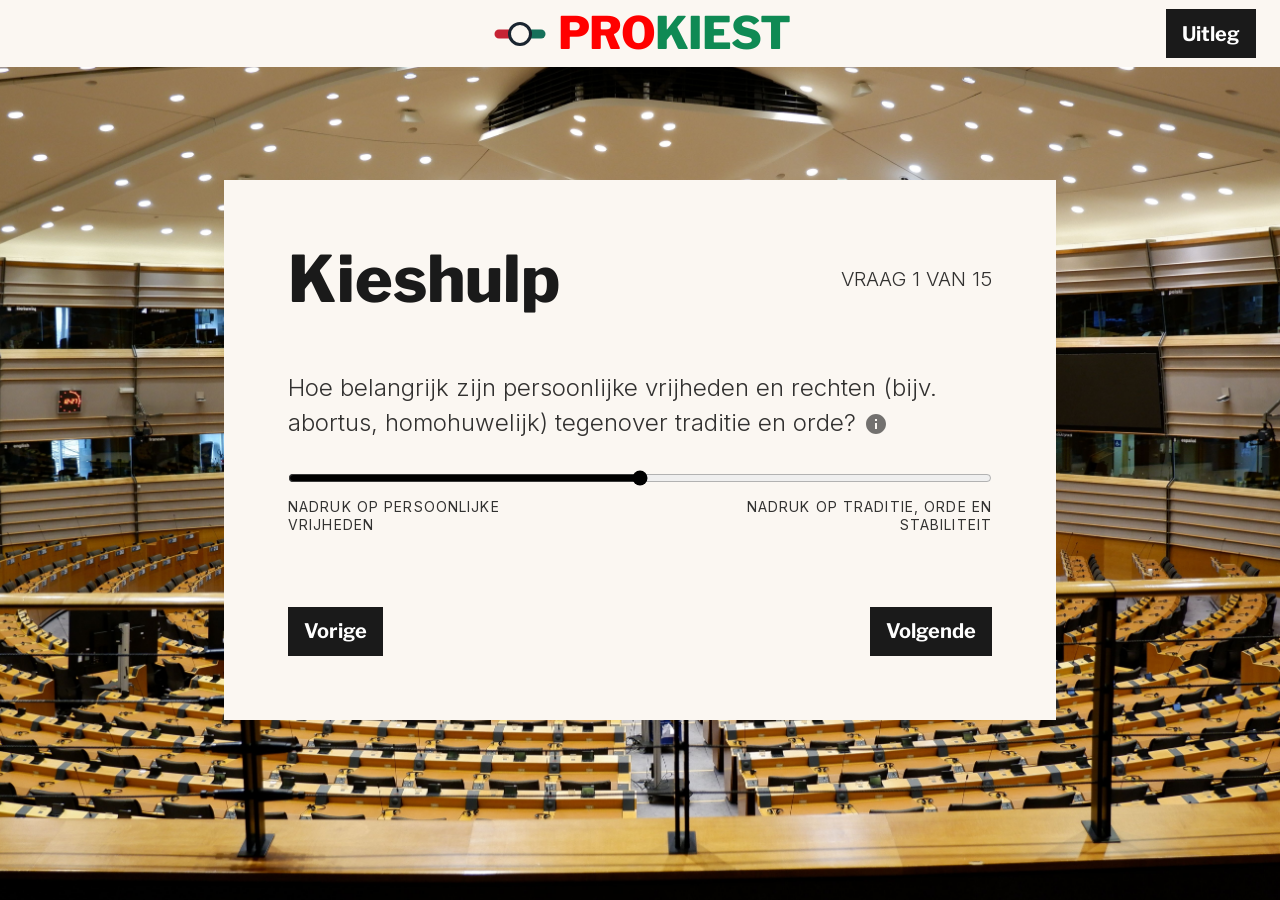
<file: kieshulp.html>
<!DOCTYPE html><!--G_4Ghzw3xU9nhg7bg_gbi--><html lang="nl"><head><meta charSet="utf-8"/><meta name="viewport" content="width=device-width, initial-scale=1.0"/><meta name="viewport" content="width=device-width, initial-scale=1"/><link rel="preload" href="/_next/static/media/83afe278b6a6bb3c-s.p.3a6ba036.woff2" as="font" crossorigin="" type="font/woff2"/><link rel="preload" as="image" href="/img/logo.svg"/><link rel="stylesheet" href="/_next/static/chunks/86dcde62008837ed.css" data-precedence="next"/><link rel="preload" as="script" fetchPriority="low" href="/_next/static/chunks/a427eb49e493b20c.js"/><script src="/_next/static/chunks/7376b6bde52459bd.js" async=""></script><script src="/_next/static/chunks/b9815d432e1b489f.js" async=""></script><script src="/_next/static/chunks/4e6f28955422c92d.js" async=""></script><script src="/_next/static/chunks/eb59b9f862c1bdbf.js" async=""></script><script src="/_next/static/chunks/turbopack-c627ca79cd8f7689.js" async=""></script><script src="/_next/static/chunks/39e0b7790b4b5df1.js" async=""></script><script src="/_next/static/chunks/98a4567fa0a6c1d5.js" async=""></script><script src="/_next/static/chunks/de58075fecafc099.js" async=""></script><script src="/_next/static/chunks/dc92b18f9dc38e62.js" async=""></script><script src="/_next/static/chunks/ec66d32b7583450e.js" async=""></script><script src="/_next/static/chunks/e334f1e9dd544319.js" async=""></script><script src="/_next/static/chunks/1b1ebbfba1749f0a.js" async=""></script><script src="/_next/static/chunks/4e28ffc646f90a50.js" async=""></script><script src="/_next/static/chunks/674be2fef502abc7.js" async=""></script><script data-goatcounter="https://prokiest.goatcounter.com/count" async="" src="//gc.zgo.at/count.js"></script><meta property="og:title" content="PRO Kiest"/><meta property="og:site_name" content="PRO Kiest"/><meta property="og:description" content="Welke Europese familie past bij jou?"/><meta property="og:locale" content="nl_NL"/><meta property="og:url" content="https://prokiest.nl"/><meta property="og:type" content="website"/><meta property="og:image" content="https://prokiest.nl/img/og-image.png"/><meta property="og:image:width" content="1200"/><meta property="og:image:height" content="630"/><meta property="og:image:type" content="image/png"/><meta property="og:image:secure_url" content="https://prokiest.nl/img/og-image.png"/><meta property="og:image:alt" content="Description of the image"/><link rel="apple-touch-icon" sizes="180x180" href="/favicon/apple-touch-icon.png"/><link rel="icon" type="image/png" sizes="32x32" href="/favicon/favicon-32x32.png"/><link rel="icon" type="image/png" sizes="16x16" href="/favicon/favicon-16x16.png"/><link rel="manifest" href="/favicon/site.webmanifest"/><link rel="mask-icon" href="/favicon/safari-pinned-tab.svg" color="#000000"/><link rel="shortcut icon" href="/favicon/favicon.ico"/><link rel="alternate" type="application/rss+xml" href="/feed.xml"/><meta name="next-size-adjust" content=""/><title>PRO Kiest</title><meta name="description" content="Welke Europese familie past bij jou?"/><script src="/_next/static/chunks/a6dad97d9634a72d.js" noModule=""></script><style data-emotion="mui shjdog 1mu7tz3 1sf5kif 6k8fz8 8rwt75 srjgtb a23958 ugy3wa q7mezt 14yoxd 5qfe2j mfslm7 1xdhyk6">.mui-shjdog{display:-webkit-box;display:-webkit-flex;display:-ms-flexbox;display:flex;-webkit-flex-direction:column;-ms-flex-direction:column;flex-direction:column;width:100%;box-sizing:border-box;-webkit-flex-shrink:0;-ms-flex-negative:0;flex-shrink:0;position:fixed;z-index:1100;top:0;left:auto;right:0;--AppBar-background:#1976d2;--AppBar-color:#fff;background-color:var(--AppBar-background);color:var(--AppBar-color);top:0;background-color:var(--header-bg);color:inherit;box-shadow:none;border-bottom:none;z-index:1200;}@media print{.mui-shjdog{position:absolute;}}.mui-1mu7tz3{background-color:#fff;color:rgba(0, 0, 0, 0.87);-webkit-transition:box-shadow 300ms cubic-bezier(0.4, 0, 0.2, 1) 0ms;transition:box-shadow 300ms cubic-bezier(0.4, 0, 0.2, 1) 0ms;box-shadow:var(--Paper-shadow);background-image:var(--Paper-overlay);display:-webkit-box;display:-webkit-flex;display:-ms-flexbox;display:flex;-webkit-flex-direction:column;-ms-flex-direction:column;flex-direction:column;width:100%;box-sizing:border-box;-webkit-flex-shrink:0;-ms-flex-negative:0;flex-shrink:0;position:fixed;z-index:1100;top:0;left:auto;right:0;--AppBar-background:#1976d2;--AppBar-color:#fff;background-color:var(--AppBar-background);color:var(--AppBar-color);top:0;background-color:var(--header-bg);color:inherit;box-shadow:none;border-bottom:none;z-index:1200;}@media print{.mui-1mu7tz3{position:absolute;}}.mui-1sf5kif{position:relative;display:-webkit-box;display:-webkit-flex;display:-ms-flexbox;display:flex;-webkit-align-items:center;-webkit-box-align:center;-ms-flex-align:center;align-items:center;padding-left:16px;padding-right:16px;min-height:56px;display:grid;-webkit-align-items:center;-webkit-box-align:center;-ms-flex-align:center;align-items:center;width:100%;max-width:1280px;margin-left:auto;margin-right:auto;}@media (min-width:600px){.mui-1sf5kif{padding-left:24px;padding-right:24px;}}@media (min-width:0px){@media (orientation: landscape){.mui-1sf5kif{min-height:48px;}}}@media (min-width:600px){.mui-1sf5kif{min-height:64px;}}@media (min-width:0px){.mui-1sf5kif{padding-left:16px;padding-right:16px;grid-template-columns:1fr auto;}}@media (min-width:1200px){.mui-1sf5kif{padding-left:24px;padding-right:24px;grid-template-columns:1fr auto 1fr;}}@media (min-width:0px){.mui-6k8fz8{display:none;}}@media (min-width:1200px){.mui-6k8fz8{display:block;}}.mui-8rwt75{-webkit-align-items:center;-webkit-box-align:center;-ms-flex-align:center;align-items:center;-webkit-box-pack:end;-ms-flex-pack:end;-webkit-justify-content:flex-end;justify-content:flex-end;gap:16px;width:100%;}@media (min-width:0px){.mui-8rwt75{display:none;}}@media (min-width:1200px){.mui-8rwt75{display:-webkit-box;display:-webkit-flex;display:-ms-flexbox;display:flex;}}.mui-srjgtb{-webkit-box-pack:end;-ms-flex-pack:end;-webkit-justify-content:flex-end;justify-content:flex-end;}@media (min-width:0px){.mui-srjgtb{display:-webkit-box;display:-webkit-flex;display:-ms-flexbox;display:flex;}}@media (min-width:1200px){.mui-srjgtb{display:none;}}.mui-a23958{text-align:center;-webkit-flex:0 0 auto;-ms-flex:0 0 auto;flex:0 0 auto;font-size:1.5rem;padding:8px;border-radius:50%;color:rgba(0, 0, 0, 0.54);-webkit-transition:background-color 150ms cubic-bezier(0.4, 0, 0.2, 1) 0ms;transition:background-color 150ms cubic-bezier(0.4, 0, 0.2, 1) 0ms;--IconButton-hoverBg:rgba(0, 0, 0, 0.04);color:var(--button-color);background-color:var(--button-bg);border-radius:0;}.mui-a23958:hover{background-color:var(--IconButton-hoverBg);}@media (hover: none){.mui-a23958:hover{background-color:transparent;}}.mui-a23958.Mui-disabled{background-color:transparent;color:rgba(0, 0, 0, 0.26);}.mui-a23958.MuiIconButton-loading{color:transparent;}.mui-a23958:hover{background-color:var(--button-bg-hover);color:var(--button-color-hover);}.mui-ugy3wa{display:-webkit-inline-box;display:-webkit-inline-flex;display:-ms-inline-flexbox;display:inline-flex;-webkit-align-items:center;-webkit-box-align:center;-ms-flex-align:center;align-items:center;-webkit-box-pack:center;-ms-flex-pack:center;-webkit-justify-content:center;justify-content:center;position:relative;box-sizing:border-box;-webkit-tap-highlight-color:transparent;background-color:transparent;outline:0;border:0;margin:0;border-radius:0;padding:0;cursor:pointer;-webkit-user-select:none;-moz-user-select:none;-ms-user-select:none;user-select:none;vertical-align:middle;-moz-appearance:none;-webkit-appearance:none;-webkit-text-decoration:none;text-decoration:none;color:inherit;text-align:center;-webkit-flex:0 0 auto;-ms-flex:0 0 auto;flex:0 0 auto;font-size:1.5rem;padding:8px;border-radius:50%;color:rgba(0, 0, 0, 0.54);-webkit-transition:background-color 150ms cubic-bezier(0.4, 0, 0.2, 1) 0ms;transition:background-color 150ms cubic-bezier(0.4, 0, 0.2, 1) 0ms;--IconButton-hoverBg:rgba(0, 0, 0, 0.04);color:var(--button-color);background-color:var(--button-bg);border-radius:0;}.mui-ugy3wa::-moz-focus-inner{border-style:none;}.mui-ugy3wa.Mui-disabled{pointer-events:none;cursor:default;}@media print{.mui-ugy3wa{-webkit-print-color-adjust:exact;color-adjust:exact;}}.mui-ugy3wa:hover{background-color:var(--IconButton-hoverBg);}@media (hover: none){.mui-ugy3wa:hover{background-color:transparent;}}.mui-ugy3wa.Mui-disabled{background-color:transparent;color:rgba(0, 0, 0, 0.26);}.mui-ugy3wa.MuiIconButton-loading{color:transparent;}.mui-ugy3wa:hover{background-color:var(--button-bg-hover);color:var(--button-color-hover);}.mui-q7mezt{-webkit-user-select:none;-moz-user-select:none;-ms-user-select:none;user-select:none;width:1em;height:1em;display:inline-block;-webkit-flex-shrink:0;-ms-flex-negative:0;flex-shrink:0;-webkit-transition:fill 200ms cubic-bezier(0.4, 0, 0.2, 1) 0ms;transition:fill 200ms cubic-bezier(0.4, 0, 0.2, 1) 0ms;fill:currentColor;font-size:1.5rem;}.mui-14yoxd{z-index:1200;}.mui-5qfe2j{text-align:center;-webkit-flex:0 0 auto;-ms-flex:0 0 auto;flex:0 0 auto;font-size:1.5rem;padding:8px;border-radius:50%;color:rgba(0, 0, 0, 0.54);-webkit-transition:background-color 150ms cubic-bezier(0.4, 0, 0.2, 1) 0ms;transition:background-color 150ms cubic-bezier(0.4, 0, 0.2, 1) 0ms;--IconButton-hoverBg:rgba(0, 0, 0, 0.04);}.mui-5qfe2j:hover{background-color:var(--IconButton-hoverBg);}@media (hover: none){.mui-5qfe2j:hover{background-color:transparent;}}.mui-5qfe2j.Mui-disabled{background-color:transparent;color:rgba(0, 0, 0, 0.26);}.mui-5qfe2j.MuiIconButton-loading{color:transparent;}.mui-mfslm7{display:-webkit-inline-box;display:-webkit-inline-flex;display:-ms-inline-flexbox;display:inline-flex;-webkit-align-items:center;-webkit-box-align:center;-ms-flex-align:center;align-items:center;-webkit-box-pack:center;-ms-flex-pack:center;-webkit-justify-content:center;justify-content:center;position:relative;box-sizing:border-box;-webkit-tap-highlight-color:transparent;background-color:transparent;outline:0;border:0;margin:0;border-radius:0;padding:0;cursor:pointer;-webkit-user-select:none;-moz-user-select:none;-ms-user-select:none;user-select:none;vertical-align:middle;-moz-appearance:none;-webkit-appearance:none;-webkit-text-decoration:none;text-decoration:none;color:inherit;text-align:center;-webkit-flex:0 0 auto;-ms-flex:0 0 auto;flex:0 0 auto;font-size:1.5rem;padding:8px;border-radius:50%;color:rgba(0, 0, 0, 0.54);-webkit-transition:background-color 150ms cubic-bezier(0.4, 0, 0.2, 1) 0ms;transition:background-color 150ms cubic-bezier(0.4, 0, 0.2, 1) 0ms;--IconButton-hoverBg:rgba(0, 0, 0, 0.04);}.mui-mfslm7::-moz-focus-inner{border-style:none;}.mui-mfslm7.Mui-disabled{pointer-events:none;cursor:default;}@media print{.mui-mfslm7{-webkit-print-color-adjust:exact;color-adjust:exact;}}.mui-mfslm7:hover{background-color:var(--IconButton-hoverBg);}@media (hover: none){.mui-mfslm7:hover{background-color:transparent;}}.mui-mfslm7.Mui-disabled{background-color:transparent;color:rgba(0, 0, 0, 0.26);}.mui-mfslm7.MuiIconButton-loading{color:transparent;}</style></head><body class="inter_5972bc34-module__OU16Qa__className"><div hidden=""><!--$--><!--/$--></div><header class="MuiPaper-root MuiPaper-elevation MuiPaper-elevation0 MuiAppBar-root MuiAppBar-colorPrimary MuiAppBar-positionFixed mui-fixed mui-1mu7tz3" style="--Paper-shadow:none"><nav class="MuiToolbar-root MuiToolbar-gutters MuiToolbar-regular mui-1sf5kif" aria-label="Global"><div class="MuiBox-root mui-6k8fz8"></div><a class="flex items-center justify-self-center gap-2" aria-label="PRO Kiest" href="/"><img alt="" src="/img/logo.svg" class="h-10 md:h-15 w-auto self-center"/><div><span class="brand-logo">PRO</span><span class="brand-logo-2">Kiest</span></div></a><div class="MuiBox-root mui-8rwt75"><a href="/uitleg"><button type="button" class="inline-flex items-center justify-center font-(family-name:--title-font) font-[var(--button-text-weight)] px-[1rem] py-[0.6rem] cursor-pointer duration-300 bg-[var(--button-bg)] text-[var(--button-color)] hover:bg-[var(--button-bg-hover)] hover:text-[var(--button-color-hover)] w-fit">Uitleg</button></a></div><div class="MuiBox-root mui-srjgtb"><button class="MuiButtonBase-root MuiIconButton-root MuiIconButton-sizeMedium mui-ugy3wa" tabindex="0" type="button" aria-label="Open menu"><svg class="MuiSvgIcon-root MuiSvgIcon-fontSizeMedium mui-q7mezt" focusable="false" aria-hidden="true" viewBox="0 0 24 24"><path d="M3 18h18v-2H3zm0-5h18v-2H3zm0-7v2h18V6z"></path></svg></button></div></nav></header><main class="overflow-x-hidden"><div class="page-transition"><div class="hidden md:block"><div class="relative overflow-hidden" style="height:100svh"><div class="hidden md:block h-full"><div class="hidden md:block absolute inset-[-5%] bg-cover bg-center bg-no-repeat" style="background-image:url(/img/background.jpg)"></div><div class="relative z-10 flex items-center justify-center h-full"><div class="flex h-full items-center justify-center p-4 md:p-8 w-full max-w-4xl"><div class="bg-3-light z-10 w-full max-w-4xl max-h-[calc(100svh-8rem)] h-full md:h-[60vh] flex flex-col overflow-hidden w-full max-w-4xl"><div class="p-4 md:p-16 flex-1 min-h-0 overflow-y-auto flex flex-col"><div class="mb-4 flex flex-col gap-2 sm:flex-row sm:items-center sm:justify-between"><h1>Kieshulp</h1><span class="text-xl font-light uppercase">Vraag <!-- -->1<!-- --> van <!-- -->15</span></div><div class="flex flex-1 flex-col justify-center"><span class="text-2xl font-light mb-4 ">Hoe belangrijk zijn persoonlijke vrijheden en rechten (bijv. abortus, homohuwelijk) tegenover traditie en orde?<button class="MuiButtonBase-root MuiIconButton-root MuiIconButton-sizeMedium mui-mfslm7" tabindex="0" type="button"><svg class="MuiSvgIcon-root MuiSvgIcon-fontSizeMedium mui-q7mezt" focusable="false" aria-hidden="true" viewBox="0 0 24 24"><path d="M12 2C6.48 2 2 6.48 2 12s4.48 10 10 10 10-4.48 10-10S17.52 2 12 2m1 15h-2v-6h2zm0-8h-2V7h2z"></path></svg></button></span><div class="w-full"><input type="range" min="0" max="10" step="0.1" aria-label="nadruk op persoonlijke vrijheden to nadruk op traditie, orde en stabiliteit" class="h-2 w-full cursor-pointer accent-black" value="5"/><div class="mt-2 flex items-center justify-between gap-3 text-left text-sm uppercase tracking-[0.08em] text-black/80"><span class="max-w-[40%] leading-tight hyphens-none wrap-normal">nadruk op persoonlijke vrijheden</span><span class="max-w-[40%] text-right leading-tight hyphens-none wrap-normal">nadruk op traditie, orde en stabiliteit</span></div></div></div><div class="mt-auto flex justify-between gap-4 pt-8"><button type="button" class="inline-flex items-center justify-center font-(family-name:--title-font) font-[var(--button-text-weight)] px-[1rem] py-[0.6rem] cursor-pointer duration-300 bg-[var(--button-bg)] text-[var(--button-color)] hover:bg-[var(--button-bg-hover)] hover:text-[var(--button-color-hover)] w-fit">Vorige</button><button type="button" class="inline-flex items-center justify-center font-(family-name:--title-font) font-[var(--button-text-weight)] px-[1rem] py-[0.6rem] cursor-pointer duration-300 bg-[var(--button-bg)] text-[var(--button-color)] hover:bg-[var(--button-bg-hover)] hover:text-[var(--button-color-hover)] w-fit">Volgende</button></div></div></div></div></div></div></div></div><div class="md:hidden bg-[var(--color-3-light)] p-4 pt-16 flex h-dvh flex-col overflow-auto"><div class="mb-4 flex flex-col gap-2 sm:flex-row sm:items-center sm:justify-between"><h1>Kieshulp</h1><span class="text-xl font-light uppercase">Vraag <!-- -->1<!-- --> van <!-- -->15</span></div><div class="flex flex-1 flex-col justify-center"><span class="text-2xl font-light mb-4 ">Hoe belangrijk zijn persoonlijke vrijheden en rechten (bijv. abortus, homohuwelijk) tegenover traditie en orde?<button class="MuiButtonBase-root MuiIconButton-root MuiIconButton-sizeMedium mui-mfslm7" tabindex="0" type="button"><svg class="MuiSvgIcon-root MuiSvgIcon-fontSizeMedium mui-q7mezt" focusable="false" aria-hidden="true" viewBox="0 0 24 24"><path d="M12 2C6.48 2 2 6.48 2 12s4.48 10 10 10 10-4.48 10-10S17.52 2 12 2m1 15h-2v-6h2zm0-8h-2V7h2z"></path></svg></button></span><div class="w-full"><input type="range" min="0" max="10" step="0.1" aria-label="nadruk op persoonlijke vrijheden to nadruk op traditie, orde en stabiliteit" class="h-2 w-full cursor-pointer accent-black" value="5"/><div class="mt-2 flex items-center justify-between gap-3 text-left text-sm uppercase tracking-[0.08em] text-black/80"><span class="max-w-[40%] leading-tight hyphens-none wrap-normal">nadruk op persoonlijke vrijheden</span><span class="max-w-[40%] text-right leading-tight hyphens-none wrap-normal">nadruk op traditie, orde en stabiliteit</span></div></div></div><div class="mt-auto flex justify-between gap-4 pt-8"><button type="button" class="inline-flex items-center justify-center font-(family-name:--title-font) font-[var(--button-text-weight)] px-[1rem] py-[0.6rem] cursor-pointer duration-300 bg-[var(--button-bg)] text-[var(--button-color)] hover:bg-[var(--button-bg-hover)] hover:text-[var(--button-color-hover)] w-fit">Vorige</button><button type="button" class="inline-flex items-center justify-center font-(family-name:--title-font) font-[var(--button-text-weight)] px-[1rem] py-[0.6rem] cursor-pointer duration-300 bg-[var(--button-bg)] text-[var(--button-color)] hover:bg-[var(--button-bg-hover)] hover:text-[var(--button-color-hover)] w-fit">Volgende</button></div></div><!--$--><!--/$--></div></main><script src="/_next/static/chunks/a427eb49e493b20c.js" id="_R_" async=""></script><script>(self.__next_f=self.__next_f||[]).push([0])</script><script>self.__next_f.push([1,"1:\"$Sreact.fragment\"\n2:I[99924,[\"/_next/static/chunks/39e0b7790b4b5df1.js\",\"/_next/static/chunks/98a4567fa0a6c1d5.js\",\"/_next/static/chunks/de58075fecafc099.js\",\"/_next/static/chunks/dc92b18f9dc38e62.js\"],\"default\"]\n3:I[45877,[\"/_next/static/chunks/39e0b7790b4b5df1.js\",\"/_next/static/chunks/98a4567fa0a6c1d5.js\",\"/_next/static/chunks/de58075fecafc099.js\",\"/_next/static/chunks/dc92b18f9dc38e62.js\"],\"default\"]\n4:I[96172,[\"/_next/static/chunks/39e0b7790b4b5df1.js\",\"/_next/static/chunks/98a4567fa0a6c1d5.js\",\"/_next/static/chunks/de58075fecafc099.js\",\"/_next/static/chunks/dc92b18f9dc38e62.js\"],\"default\"]\n5:I[60059,[\"/_next/static/chunks/39e0b7790b4b5df1.js\",\"/_next/static/chunks/98a4567fa0a6c1d5.js\",\"/_next/static/chunks/de58075fecafc099.js\",\"/_next/static/chunks/dc92b18f9dc38e62.js\"],\"default\"]\n6:I[42743,[\"/_next/static/chunks/ec66d32b7583450e.js\",\"/_next/static/chunks/e334f1e9dd544319.js\"],\"default\"]\n7:I[73658,[\"/_next/static/chunks/ec66d32b7583450e.js\",\"/_next/static/chunks/e334f1e9dd544319.js\"],\"default\"]\n8:I[46235,[\"/_next/static/chunks/ec66d32b7583450e.js\",\"/_next/static/chunks/e334f1e9dd544319.js\"],\"ClientPageRoot\"]\n9:I[37059,[\"/_next/static/chunks/39e0b7790b4b5df1.js\",\"/_next/static/chunks/98a4567fa0a6c1d5.js\",\"/_next/static/chunks/de58075fecafc099.js\",\"/_next/static/chunks/dc92b18f9dc38e62.js\",\"/_next/static/chunks/1b1ebbfba1749f0a.js\",\"/_next/static/chunks/4e28ffc646f90a50.js\",\"/_next/static/chunks/674be2fef502abc7.js\"],\"default\"]\nf:I[78346,[\"/_next/static/chunks/ec66d32b7583450e.js\",\"/_next/static/chunks/e334f1e9dd544319.js\"],\"default\"]\n:HL[\"/_next/static/chunks/86dcde62008837ed.css\",\"style\"]\n:HL[\"/_next/static/media/83afe278b6a6bb3c-s.p.3a6ba036.woff2\",\"font\",{\"crossOrigin\":\"\",\"type\":\"font/woff2\"}]\n"])</script><script>self.__next_f.push([1,"0:{\"P\":null,\"b\":\"G-4Ghzw3xU9nhg7bg-gbi\",\"c\":[\"\",\"kieshulp\"],\"q\":\"\",\"i\":false,\"f\":[[[\"\",{\"children\":[\"kieshulp\",{\"children\":[\"__PAGE__\",{}]}]},\"$undefined\",\"$undefined\",true],[[\"$\",\"$1\",\"c\",{\"children\":[[[\"$\",\"link\",\"0\",{\"rel\":\"stylesheet\",\"href\":\"/_next/static/chunks/86dcde62008837ed.css\",\"precedence\":\"next\",\"crossOrigin\":\"$undefined\",\"nonce\":\"$undefined\"}],[\"$\",\"script\",\"script-0\",{\"src\":\"/_next/static/chunks/39e0b7790b4b5df1.js\",\"async\":true,\"nonce\":\"$undefined\"}],[\"$\",\"script\",\"script-1\",{\"src\":\"/_next/static/chunks/98a4567fa0a6c1d5.js\",\"async\":true,\"nonce\":\"$undefined\"}],[\"$\",\"script\",\"script-2\",{\"src\":\"/_next/static/chunks/de58075fecafc099.js\",\"async\":true,\"nonce\":\"$undefined\"}],[\"$\",\"script\",\"script-3\",{\"src\":\"/_next/static/chunks/dc92b18f9dc38e62.js\",\"async\":true,\"nonce\":\"$undefined\"}]],[\"$\",\"html\",null,{\"lang\":\"nl\",\"suppressHydrationWarning\":true,\"children\":[[\"$\",\"head\",null,{\"children\":[[\"$\",\"meta\",null,{\"name\":\"viewport\",\"content\":\"width=device-width, initial-scale=1.0\"}],[\"$\",\"meta\",null,{\"property\":\"og:title\",\"content\":\"PRO Kiest\"}],[\"$\",\"meta\",null,{\"property\":\"og:site_name\",\"content\":\"PRO Kiest\"}],[\"$\",\"meta\",null,{\"property\":\"og:description\",\"content\":\"Welke Europese familie past bij jou?\"}],[\"$\",\"meta\",null,{\"property\":\"og:locale\",\"content\":\"nl_NL\"}],[\"$\",\"meta\",null,{\"property\":\"og:url\",\"content\":\"https://prokiest.nl\"}],[\"$\",\"meta\",null,{\"property\":\"og:type\",\"content\":\"website\"}],[\"$\",\"meta\",null,{\"property\":\"og:image\",\"content\":\"https://prokiest.nl/img/og-image.png\"}],[\"$\",\"meta\",null,{\"property\":\"og:image:width\",\"content\":\"1200\"}],[\"$\",\"meta\",null,{\"property\":\"og:image:height\",\"content\":\"630\"}],[\"$\",\"meta\",null,{\"property\":\"og:image:type\",\"content\":\"image/png\"}],[\"$\",\"meta\",null,{\"property\":\"og:image:secure_url\",\"content\":\"https://prokiest.nl/img/og-image.png\"}],[\"$\",\"meta\",null,{\"property\":\"og:image:alt\",\"content\":\"Description of the image\"}],[\"$\",\"link\",null,{\"rel\":\"apple-touch-icon\",\"sizes\":\"180x180\",\"href\":\"/favicon/apple-touch-icon.png\"}],[\"$\",\"link\",null,{\"rel\":\"icon\",\"type\":\"image/png\",\"sizes\":\"32x32\",\"href\":\"/favicon/favicon-32x32.png\"}],[\"$\",\"link\",null,{\"rel\":\"icon\",\"type\":\"image/png\",\"sizes\":\"16x16\",\"href\":\"/favicon/favicon-16x16.png\"}],[\"$\",\"link\",null,{\"rel\":\"manifest\",\"href\":\"/favicon/site.webmanifest\"}],[\"$\",\"link\",null,{\"rel\":\"mask-icon\",\"href\":\"/favicon/safari-pinned-tab.svg\",\"color\":\"#000000\"}],[\"$\",\"link\",null,{\"rel\":\"shortcut icon\",\"href\":\"/favicon/favicon.ico\"}],[\"$\",\"link\",null,{\"rel\":\"alternate\",\"type\":\"application/rss+xml\",\"href\":\"/feed.xml\"}],[\"$\",\"script\",null,{\"data-goatcounter\":\"https://prokiest.goatcounter.com/count\",\"async\":true,\"src\":\"//gc.zgo.at/count.js\"}]]}],[\"$\",\"body\",null,{\"className\":\"inter_5972bc34-module__OU16Qa__className\",\"children\":[\"$\",\"$L2\",null,{\"options\":{\"key\":\"mui\"},\"children\":[\"$\",\"$L3\",null,{\"children\":[[\"$\",\"$L4\",null,{}],[\"$\",\"main\",null,{\"className\":\"overflow-x-hidden\",\"children\":[\"$\",\"$L5\",null,{\"children\":[\"$\",\"$L6\",null,{\"parallelRouterKey\":\"children\",\"error\":\"$undefined\",\"errorStyles\":\"$undefined\",\"errorScripts\":\"$undefined\",\"template\":[\"$\",\"$L7\",null,{}],\"templateStyles\":\"$undefined\",\"templateScripts\":\"$undefined\",\"notFound\":[[[\"$\",\"title\",null,{\"children\":\"404: This page could not be found.\"}],[\"$\",\"div\",null,{\"style\":{\"fontFamily\":\"system-ui,\\\"Segoe UI\\\",Roboto,Helvetica,Arial,sans-serif,\\\"Apple Color Emoji\\\",\\\"Segoe UI Emoji\\\"\",\"height\":\"100vh\",\"textAlign\":\"center\",\"display\":\"flex\",\"flexDirection\":\"column\",\"alignItems\":\"center\",\"justifyContent\":\"center\"},\"children\":[\"$\",\"div\",null,{\"children\":[[\"$\",\"style\",null,{\"dangerouslySetInnerHTML\":{\"__html\":\"body{color:#000;background:#fff;margin:0}.next-error-h1{border-right:1px solid rgba(0,0,0,.3)}@media (prefers-color-scheme:dark){body{color:#fff;background:#000}.next-error-h1{border-right:1px solid rgba(255,255,255,.3)}}\"}}],[\"$\",\"h1\",null,{\"className\":\"next-error-h1\",\"style\":{\"display\":\"inline-block\",\"margin\":\"0 20px 0 0\",\"padding\":\"0 23px 0 0\",\"fontSize\":24,\"fontWeight\":500,\"verticalAlign\":\"top\",\"lineHeight\":\"49px\"},\"children\":404}],[\"$\",\"div\",null,{\"style\":{\"display\":\"inline-block\"},\"children\":[\"$\",\"h2\",null,{\"style\":{\"fontSize\":14,\"fontWeight\":400,\"lineHeight\":\"49px\",\"margin\":0},\"children\":\"This page could not be found.\"}]}]]}]}]],[]],\"forbidden\":\"$undefined\",\"unauthorized\":\"$undefined\"}]}]}]]}]}]}]]}]]}],{\"children\":[[\"$\",\"$1\",\"c\",{\"children\":[null,[\"$\",\"$L6\",null,{\"parallelRouterKey\":\"children\",\"error\":\"$undefined\",\"errorStyles\":\"$undefined\",\"errorScripts\":\"$undefined\",\"template\":[\"$\",\"$L7\",null,{}],\"templateStyles\":\"$undefined\",\"templateScripts\":\"$undefined\",\"notFound\":\"$undefined\",\"forbidden\":\"$undefined\",\"unauthorized\":\"$undefined\"}]]}],{\"children\":[[\"$\",\"$1\",\"c\",{\"children\":[[\"$\",\"$L8\",null,{\"Component\":\"$9\",\"serverProvidedParams\":{\"searchParams\":{},\"params\":{},\"promises\":[\"$@a\",\"$@b\"]}}],[[\"$\",\"script\",\"script-0\",{\"src\":\"/_next/static/chunks/1b1ebbfba1749f0a.js\",\"async\":true,\"nonce\":\"$undefined\"}],[\"$\",\"script\",\"script-1\",{\"src\":\"/_next/static/chunks/4e28ffc646f90a50.js\",\"async\":true,\"nonce\":\"$undefined\"}],\"$Lc\"],\"$Ld\"]}],{},null,false,false]},null,false,false]},null,false,false],\"$Le\",false]],\"m\":\"$undefined\",\"G\":[\"$f\",[]],\"S\":true}\n"])</script><script>self.__next_f.push([1,"10:I[96027,[\"/_next/static/chunks/ec66d32b7583450e.js\",\"/_next/static/chunks/e334f1e9dd544319.js\"],\"OutletBoundary\"]\n11:\"$Sreact.suspense\"\n13:I[96027,[\"/_next/static/chunks/ec66d32b7583450e.js\",\"/_next/static/chunks/e334f1e9dd544319.js\"],\"ViewportBoundary\"]\n15:I[96027,[\"/_next/static/chunks/ec66d32b7583450e.js\",\"/_next/static/chunks/e334f1e9dd544319.js\"],\"MetadataBoundary\"]\nc:[\"$\",\"script\",\"script-2\",{\"src\":\"/_next/static/chunks/674be2fef502abc7.js\",\"async\":true,\"nonce\":\"$undefined\"}]\nd:[\"$\",\"$L10\",null,{\"children\":[\"$\",\"$11\",null,{\"name\":\"Next.MetadataOutlet\",\"children\":\"$@12\"}]}]\ne:[\"$\",\"$1\",\"h\",{\"children\":[null,[\"$\",\"$L13\",null,{\"children\":\"$L14\"}],[\"$\",\"div\",null,{\"hidden\":true,\"children\":[\"$\",\"$L15\",null,{\"children\":[\"$\",\"$11\",null,{\"name\":\"Next.Metadata\",\"children\":\"$L16\"}]}]}],[\"$\",\"meta\",null,{\"name\":\"next-size-adjust\",\"content\":\"\"}]]}]\na:{}\nb:\"$0:f:0:1:1:children:1:children:0:props:children:0:props:serverProvidedParams:params\"\n"])</script><script>self.__next_f.push([1,"14:[[\"$\",\"meta\",\"0\",{\"charSet\":\"utf-8\"}],[\"$\",\"meta\",\"1\",{\"name\":\"viewport\",\"content\":\"width=device-width, initial-scale=1\"}]]\n"])</script><script>self.__next_f.push([1,"12:null\n16:[[\"$\",\"title\",\"0\",{\"children\":\"PRO Kiest\"}],[\"$\",\"meta\",\"1\",{\"name\":\"description\",\"content\":\"Welke Europese familie past bij jou?\"}]]\n"])</script></body></html>
</file>
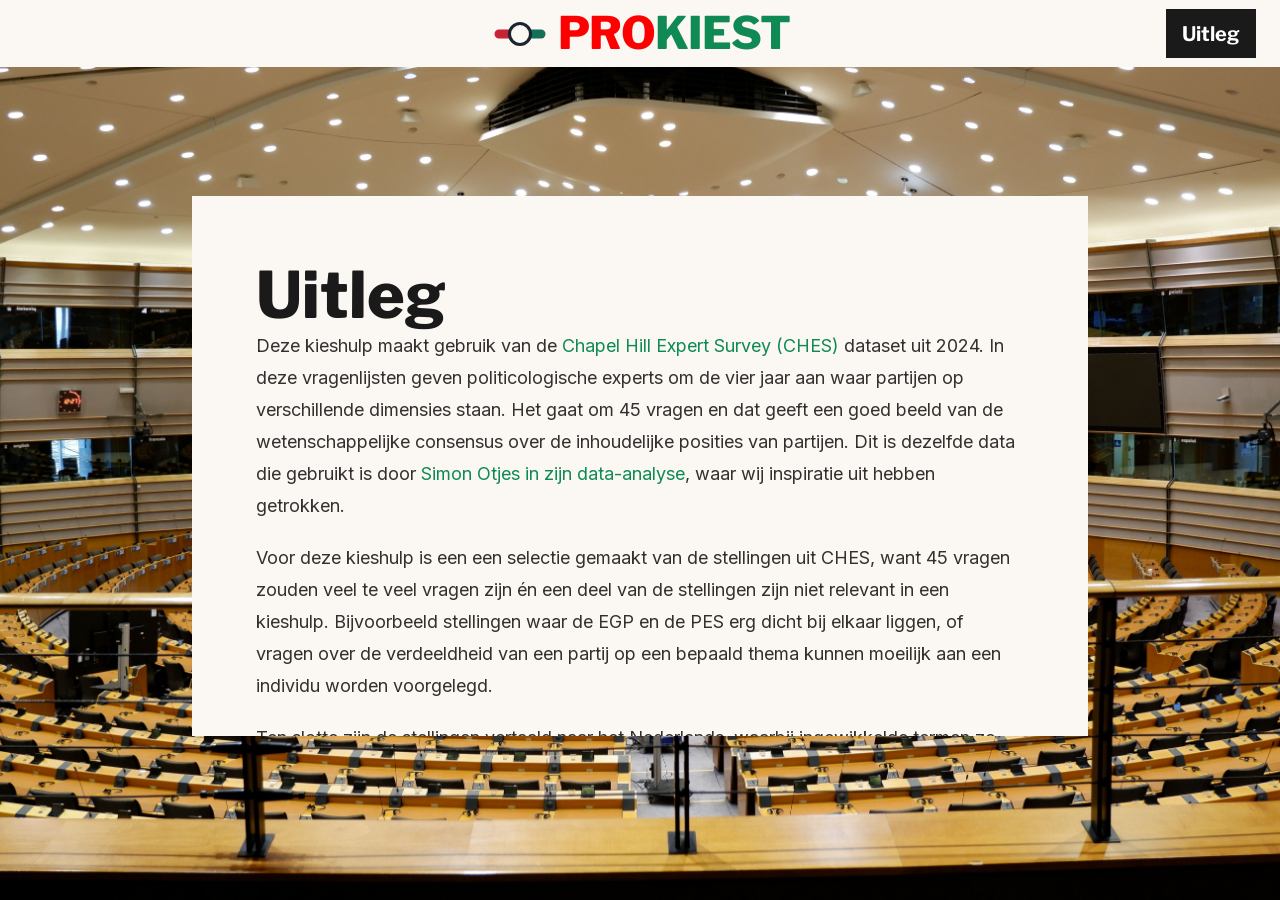
<file: uitleg.html>
<!DOCTYPE html><!--G_4Ghzw3xU9nhg7bg_gbi--><html lang="nl"><head><meta charSet="utf-8"/><meta name="viewport" content="width=device-width, initial-scale=1.0"/><meta name="viewport" content="width=device-width, initial-scale=1"/><link rel="preload" href="/_next/static/media/83afe278b6a6bb3c-s.p.3a6ba036.woff2" as="font" crossorigin="" type="font/woff2"/><link rel="preload" as="image" href="/img/logo.svg"/><link rel="stylesheet" href="/_next/static/chunks/86dcde62008837ed.css" data-precedence="next"/><link rel="preload" as="script" fetchPriority="low" href="/_next/static/chunks/a427eb49e493b20c.js"/><script src="/_next/static/chunks/7376b6bde52459bd.js" async=""></script><script src="/_next/static/chunks/b9815d432e1b489f.js" async=""></script><script src="/_next/static/chunks/4e6f28955422c92d.js" async=""></script><script src="/_next/static/chunks/eb59b9f862c1bdbf.js" async=""></script><script src="/_next/static/chunks/turbopack-c627ca79cd8f7689.js" async=""></script><script src="/_next/static/chunks/39e0b7790b4b5df1.js" async=""></script><script src="/_next/static/chunks/98a4567fa0a6c1d5.js" async=""></script><script src="/_next/static/chunks/de58075fecafc099.js" async=""></script><script src="/_next/static/chunks/dc92b18f9dc38e62.js" async=""></script><script src="/_next/static/chunks/ec66d32b7583450e.js" async=""></script><script src="/_next/static/chunks/e334f1e9dd544319.js" async=""></script><script src="/_next/static/chunks/6b1a784361a30244.js" async=""></script><script src="/_next/static/chunks/4e28ffc646f90a50.js" async=""></script><script data-goatcounter="https://prokiest.goatcounter.com/count" async="" src="//gc.zgo.at/count.js"></script><meta property="og:title" content="PRO Kiest"/><meta property="og:site_name" content="PRO Kiest"/><meta property="og:description" content="Welke Europese familie past bij jou?"/><meta property="og:locale" content="nl_NL"/><meta property="og:url" content="https://prokiest.nl"/><meta property="og:type" content="website"/><meta property="og:image" content="https://prokiest.nl/img/og-image.png"/><meta property="og:image:width" content="1200"/><meta property="og:image:height" content="630"/><meta property="og:image:type" content="image/png"/><meta property="og:image:secure_url" content="https://prokiest.nl/img/og-image.png"/><meta property="og:image:alt" content="Description of the image"/><link rel="apple-touch-icon" sizes="180x180" href="/favicon/apple-touch-icon.png"/><link rel="icon" type="image/png" sizes="32x32" href="/favicon/favicon-32x32.png"/><link rel="icon" type="image/png" sizes="16x16" href="/favicon/favicon-16x16.png"/><link rel="manifest" href="/favicon/site.webmanifest"/><link rel="mask-icon" href="/favicon/safari-pinned-tab.svg" color="#000000"/><link rel="shortcut icon" href="/favicon/favicon.ico"/><link rel="alternate" type="application/rss+xml" href="/feed.xml"/><meta name="next-size-adjust" content=""/><title>PRO Kiest</title><meta name="description" content="Welke Europese familie past bij jou?"/><script src="/_next/static/chunks/a6dad97d9634a72d.js" noModule=""></script><style data-emotion="mui shjdog 1mu7tz3 1sf5kif 6k8fz8 8rwt75 srjgtb a23958 ugy3wa q7mezt 14yoxd">.mui-shjdog{display:-webkit-box;display:-webkit-flex;display:-ms-flexbox;display:flex;-webkit-flex-direction:column;-ms-flex-direction:column;flex-direction:column;width:100%;box-sizing:border-box;-webkit-flex-shrink:0;-ms-flex-negative:0;flex-shrink:0;position:fixed;z-index:1100;top:0;left:auto;right:0;--AppBar-background:#1976d2;--AppBar-color:#fff;background-color:var(--AppBar-background);color:var(--AppBar-color);top:0;background-color:var(--header-bg);color:inherit;box-shadow:none;border-bottom:none;z-index:1200;}@media print{.mui-shjdog{position:absolute;}}.mui-1mu7tz3{background-color:#fff;color:rgba(0, 0, 0, 0.87);-webkit-transition:box-shadow 300ms cubic-bezier(0.4, 0, 0.2, 1) 0ms;transition:box-shadow 300ms cubic-bezier(0.4, 0, 0.2, 1) 0ms;box-shadow:var(--Paper-shadow);background-image:var(--Paper-overlay);display:-webkit-box;display:-webkit-flex;display:-ms-flexbox;display:flex;-webkit-flex-direction:column;-ms-flex-direction:column;flex-direction:column;width:100%;box-sizing:border-box;-webkit-flex-shrink:0;-ms-flex-negative:0;flex-shrink:0;position:fixed;z-index:1100;top:0;left:auto;right:0;--AppBar-background:#1976d2;--AppBar-color:#fff;background-color:var(--AppBar-background);color:var(--AppBar-color);top:0;background-color:var(--header-bg);color:inherit;box-shadow:none;border-bottom:none;z-index:1200;}@media print{.mui-1mu7tz3{position:absolute;}}.mui-1sf5kif{position:relative;display:-webkit-box;display:-webkit-flex;display:-ms-flexbox;display:flex;-webkit-align-items:center;-webkit-box-align:center;-ms-flex-align:center;align-items:center;padding-left:16px;padding-right:16px;min-height:56px;display:grid;-webkit-align-items:center;-webkit-box-align:center;-ms-flex-align:center;align-items:center;width:100%;max-width:1280px;margin-left:auto;margin-right:auto;}@media (min-width:600px){.mui-1sf5kif{padding-left:24px;padding-right:24px;}}@media (min-width:0px){@media (orientation: landscape){.mui-1sf5kif{min-height:48px;}}}@media (min-width:600px){.mui-1sf5kif{min-height:64px;}}@media (min-width:0px){.mui-1sf5kif{padding-left:16px;padding-right:16px;grid-template-columns:1fr auto;}}@media (min-width:1200px){.mui-1sf5kif{padding-left:24px;padding-right:24px;grid-template-columns:1fr auto 1fr;}}@media (min-width:0px){.mui-6k8fz8{display:none;}}@media (min-width:1200px){.mui-6k8fz8{display:block;}}.mui-8rwt75{-webkit-align-items:center;-webkit-box-align:center;-ms-flex-align:center;align-items:center;-webkit-box-pack:end;-ms-flex-pack:end;-webkit-justify-content:flex-end;justify-content:flex-end;gap:16px;width:100%;}@media (min-width:0px){.mui-8rwt75{display:none;}}@media (min-width:1200px){.mui-8rwt75{display:-webkit-box;display:-webkit-flex;display:-ms-flexbox;display:flex;}}.mui-srjgtb{-webkit-box-pack:end;-ms-flex-pack:end;-webkit-justify-content:flex-end;justify-content:flex-end;}@media (min-width:0px){.mui-srjgtb{display:-webkit-box;display:-webkit-flex;display:-ms-flexbox;display:flex;}}@media (min-width:1200px){.mui-srjgtb{display:none;}}.mui-a23958{text-align:center;-webkit-flex:0 0 auto;-ms-flex:0 0 auto;flex:0 0 auto;font-size:1.5rem;padding:8px;border-radius:50%;color:rgba(0, 0, 0, 0.54);-webkit-transition:background-color 150ms cubic-bezier(0.4, 0, 0.2, 1) 0ms;transition:background-color 150ms cubic-bezier(0.4, 0, 0.2, 1) 0ms;--IconButton-hoverBg:rgba(0, 0, 0, 0.04);color:var(--button-color);background-color:var(--button-bg);border-radius:0;}.mui-a23958:hover{background-color:var(--IconButton-hoverBg);}@media (hover: none){.mui-a23958:hover{background-color:transparent;}}.mui-a23958.Mui-disabled{background-color:transparent;color:rgba(0, 0, 0, 0.26);}.mui-a23958.MuiIconButton-loading{color:transparent;}.mui-a23958:hover{background-color:var(--button-bg-hover);color:var(--button-color-hover);}.mui-ugy3wa{display:-webkit-inline-box;display:-webkit-inline-flex;display:-ms-inline-flexbox;display:inline-flex;-webkit-align-items:center;-webkit-box-align:center;-ms-flex-align:center;align-items:center;-webkit-box-pack:center;-ms-flex-pack:center;-webkit-justify-content:center;justify-content:center;position:relative;box-sizing:border-box;-webkit-tap-highlight-color:transparent;background-color:transparent;outline:0;border:0;margin:0;border-radius:0;padding:0;cursor:pointer;-webkit-user-select:none;-moz-user-select:none;-ms-user-select:none;user-select:none;vertical-align:middle;-moz-appearance:none;-webkit-appearance:none;-webkit-text-decoration:none;text-decoration:none;color:inherit;text-align:center;-webkit-flex:0 0 auto;-ms-flex:0 0 auto;flex:0 0 auto;font-size:1.5rem;padding:8px;border-radius:50%;color:rgba(0, 0, 0, 0.54);-webkit-transition:background-color 150ms cubic-bezier(0.4, 0, 0.2, 1) 0ms;transition:background-color 150ms cubic-bezier(0.4, 0, 0.2, 1) 0ms;--IconButton-hoverBg:rgba(0, 0, 0, 0.04);color:var(--button-color);background-color:var(--button-bg);border-radius:0;}.mui-ugy3wa::-moz-focus-inner{border-style:none;}.mui-ugy3wa.Mui-disabled{pointer-events:none;cursor:default;}@media print{.mui-ugy3wa{-webkit-print-color-adjust:exact;color-adjust:exact;}}.mui-ugy3wa:hover{background-color:var(--IconButton-hoverBg);}@media (hover: none){.mui-ugy3wa:hover{background-color:transparent;}}.mui-ugy3wa.Mui-disabled{background-color:transparent;color:rgba(0, 0, 0, 0.26);}.mui-ugy3wa.MuiIconButton-loading{color:transparent;}.mui-ugy3wa:hover{background-color:var(--button-bg-hover);color:var(--button-color-hover);}.mui-q7mezt{-webkit-user-select:none;-moz-user-select:none;-ms-user-select:none;user-select:none;width:1em;height:1em;display:inline-block;-webkit-flex-shrink:0;-ms-flex-negative:0;flex-shrink:0;-webkit-transition:fill 200ms cubic-bezier(0.4, 0, 0.2, 1) 0ms;transition:fill 200ms cubic-bezier(0.4, 0, 0.2, 1) 0ms;fill:currentColor;font-size:1.5rem;}.mui-14yoxd{z-index:1200;}</style></head><body class="inter_5972bc34-module__OU16Qa__className"><div hidden=""><!--$--><!--/$--></div><header class="MuiPaper-root MuiPaper-elevation MuiPaper-elevation0 MuiAppBar-root MuiAppBar-colorPrimary MuiAppBar-positionFixed mui-fixed mui-1mu7tz3" style="--Paper-shadow:none"><nav class="MuiToolbar-root MuiToolbar-gutters MuiToolbar-regular mui-1sf5kif" aria-label="Global"><div class="MuiBox-root mui-6k8fz8"></div><a class="flex items-center justify-self-center gap-2" aria-label="PRO Kiest" href="/"><img alt="" src="/img/logo.svg" class="h-10 md:h-15 w-auto self-center"/><div><span class="brand-logo">PRO</span><span class="brand-logo-2">Kiest</span></div></a><div class="MuiBox-root mui-8rwt75"><a href="/uitleg"><button type="button" class="inline-flex items-center justify-center font-(family-name:--title-font) font-[var(--button-text-weight)] px-[1rem] py-[0.6rem] cursor-pointer duration-300 bg-[var(--button-bg)] text-[var(--button-color)] hover:bg-[var(--button-bg-hover)] hover:text-[var(--button-color-hover)] w-fit">Uitleg</button></a></div><div class="MuiBox-root mui-srjgtb"><button class="MuiButtonBase-root MuiIconButton-root MuiIconButton-sizeMedium mui-ugy3wa" tabindex="0" type="button" aria-label="Open menu"><svg class="MuiSvgIcon-root MuiSvgIcon-fontSizeMedium mui-q7mezt" focusable="false" aria-hidden="true" viewBox="0 0 24 24"><path d="M3 18h18v-2H3zm0-5h18v-2H3zm0-7v2h18V6z"></path></svg></button></div></nav></header><main class="overflow-x-hidden"><div class="page-transition"><div style="background:var(--color-3-light)"><div class="relative overflow-hidden" style="height:100svh"><div class="md:hidden"><div class="max-h-[50vh] absolute inset-[-5%] bg-cover bg-center bg-no-repeat" style="background-image:url(/img/background.jpg)"></div><div class="flex h-full items-center justify-center p-4 md:p-8 mt-64 pb-64 max-h-dvh md:mt-0 md:pb-0 md:max-h-screen"><div class="bg-3-light z-10 w-full max-w-4xl max-h-[calc(100svh-8rem)] h-full md:h-[60vh] flex flex-col overflow-hidden mt-64 pb-64 max-h-dvh md:mt-0 md:pb-0 md:max-h-screen"><div class="p-4 md:p-16 flex-1 min-h-0 overflow-y-auto flex flex-col"><h1 class="hidden reader-only">PRO Kiest</h1><h1 class="hidden md:block">Uitleg</h1><h2 class="md:hidden sd:block">Uitleg</h2><p class="mb-5 text-lg/8 ">Deze kieshulp maakt gebruik van de<!-- --> <a target="_blank" href="https://www.chesdata.eu/">Chapel Hill Expert Survey (CHES)</a> <!-- -->dataset uit 2024. In deze vragenlijsten geven politicologische experts om de vier jaar aan waar partijen op verschillende dimensies staan. Het gaat om 45 vragen en dat geeft een goed beeld van de wetenschappelijke consensus over de inhoudelijke posities van partijen. Dit is dezelfde data die gebruikt is door<!-- --> <a target="_blank" href="https://stukroodvlees.nl/staat-progressief-nederland-dichter-bij-de-europese-groenen-of-de-europese-sociaal-democraten/">Simon Otjes in zijn data-analyse</a>, waar wij inspiratie uit hebben getrokken.</p><p class="mb-5 text-lg/8 ">Voor deze kieshulp is een een selectie gemaakt van de stellingen uit CHES, want 45 vragen zouden veel te veel vragen zijn én een deel van de stellingen zijn niet relevant in een kieshulp. Bijvoorbeeld stellingen waar de EGP en de PES erg dicht bij elkaar liggen, of vragen over de verdeeldheid van een partij op een bepaald thema kunnen moeilijk aan een individu worden voorgelegd.</p><p class="mb-5 text-lg/8 ">Ten slotte zijn de stellingen vertaald naar het Nederlands, waarbij ingewikkelde termen zo veel mogelijk zijn vermeden zonder afbreuk te doen aan de originele vraagstelling. Wat overblijft zijn 15 vragen die een indicatie geven waar jezelf staat ten opzichte van de PES en de EGP.</p><p class="mb-5 text-lg/8 ">Om de positie van de PES en de EGP te bepalen is er, net als door Simon Otjes, gebruik gemaakt van het gewogen gemiddelde van de verschillende fracties in de partij. Oftewel: hoe groter een fractie in de PES of EGP (qua zetelaantal) des te meer gewicht we aan hun positie geven bij een stelling uit de CHES.</p><p class="mb-5 text-lg/8 ">Zoals op de voorpagina vermeld: deze kieshulp is een initiatief van de leden van PRO en niet een officieel PRO-initiatief. Deze kieshulp is met veel partijliefde gemaakt. Voor de nerds: de website is geschreven in TypeScript met Next.js, Tailwind en enkele Material UI componenten.</p><h1 class="hidden md:block">Contact</h1><h2 class="md:hidden sd:block">Contact</h2><p class="mb-5 text-lg/8 ">Stuur ons een e-mail op<!-- --> <a href="mailto:contact@prokiest.nl">contact@prokiest.nl</a></p></div></div></div></div><div class="hidden md:block h-full"><div class="hidden md:block absolute inset-[-5%] bg-cover bg-center bg-no-repeat" style="background-image:url(/img/background.jpg)"></div><div class="relative z-10 flex items-center justify-center h-full"><div class="flex h-full items-center justify-center p-4 md:p-8 mt-64 pb-64 max-h-dvh md:mt-0 md:pb-0 md:max-h-screen"><div class="bg-3-light z-10 w-full max-w-4xl max-h-[calc(100svh-8rem)] h-full md:h-[60vh] flex flex-col overflow-hidden mt-64 pb-64 max-h-dvh md:mt-0 md:pb-0 md:max-h-screen"><div class="p-4 md:p-16 flex-1 min-h-0 overflow-y-auto flex flex-col"><h1 class="hidden reader-only">PRO Kiest</h1><h1 class="hidden md:block">Uitleg</h1><h2 class="md:hidden sd:block">Uitleg</h2><p class="mb-5 text-lg/8 ">Deze kieshulp maakt gebruik van de<!-- --> <a target="_blank" href="https://www.chesdata.eu/">Chapel Hill Expert Survey (CHES)</a> <!-- -->dataset uit 2024. In deze vragenlijsten geven politicologische experts om de vier jaar aan waar partijen op verschillende dimensies staan. Het gaat om 45 vragen en dat geeft een goed beeld van de wetenschappelijke consensus over de inhoudelijke posities van partijen. Dit is dezelfde data die gebruikt is door<!-- --> <a target="_blank" href="https://stukroodvlees.nl/staat-progressief-nederland-dichter-bij-de-europese-groenen-of-de-europese-sociaal-democraten/">Simon Otjes in zijn data-analyse</a>, waar wij inspiratie uit hebben getrokken.</p><p class="mb-5 text-lg/8 ">Voor deze kieshulp is een een selectie gemaakt van de stellingen uit CHES, want 45 vragen zouden veel te veel vragen zijn én een deel van de stellingen zijn niet relevant in een kieshulp. Bijvoorbeeld stellingen waar de EGP en de PES erg dicht bij elkaar liggen, of vragen over de verdeeldheid van een partij op een bepaald thema kunnen moeilijk aan een individu worden voorgelegd.</p><p class="mb-5 text-lg/8 ">Ten slotte zijn de stellingen vertaald naar het Nederlands, waarbij ingewikkelde termen zo veel mogelijk zijn vermeden zonder afbreuk te doen aan de originele vraagstelling. Wat overblijft zijn 15 vragen die een indicatie geven waar jezelf staat ten opzichte van de PES en de EGP.</p><p class="mb-5 text-lg/8 ">Om de positie van de PES en de EGP te bepalen is er, net als door Simon Otjes, gebruik gemaakt van het gewogen gemiddelde van de verschillende fracties in de partij. Oftewel: hoe groter een fractie in de PES of EGP (qua zetelaantal) des te meer gewicht we aan hun positie geven bij een stelling uit de CHES.</p><p class="mb-5 text-lg/8 ">Zoals op de voorpagina vermeld: deze kieshulp is een initiatief van de leden van PRO en niet een officieel PRO-initiatief. Deze kieshulp is met veel partijliefde gemaakt. Voor de nerds: de website is geschreven in TypeScript met Next.js, Tailwind en enkele Material UI componenten.</p><h1 class="hidden md:block">Contact</h1><h2 class="md:hidden sd:block">Contact</h2><p class="mb-5 text-lg/8 ">Stuur ons een e-mail op<!-- --> <a href="mailto:contact@prokiest.nl">contact@prokiest.nl</a></p></div></div></div></div></div></div></div><!--$--><!--/$--></div></main><script src="/_next/static/chunks/a427eb49e493b20c.js" id="_R_" async=""></script><script>(self.__next_f=self.__next_f||[]).push([0])</script><script>self.__next_f.push([1,"1:\"$Sreact.fragment\"\n2:I[99924,[\"/_next/static/chunks/39e0b7790b4b5df1.js\",\"/_next/static/chunks/98a4567fa0a6c1d5.js\",\"/_next/static/chunks/de58075fecafc099.js\",\"/_next/static/chunks/dc92b18f9dc38e62.js\"],\"default\"]\n3:I[45877,[\"/_next/static/chunks/39e0b7790b4b5df1.js\",\"/_next/static/chunks/98a4567fa0a6c1d5.js\",\"/_next/static/chunks/de58075fecafc099.js\",\"/_next/static/chunks/dc92b18f9dc38e62.js\"],\"default\"]\n4:I[96172,[\"/_next/static/chunks/39e0b7790b4b5df1.js\",\"/_next/static/chunks/98a4567fa0a6c1d5.js\",\"/_next/static/chunks/de58075fecafc099.js\",\"/_next/static/chunks/dc92b18f9dc38e62.js\"],\"default\"]\n5:I[60059,[\"/_next/static/chunks/39e0b7790b4b5df1.js\",\"/_next/static/chunks/98a4567fa0a6c1d5.js\",\"/_next/static/chunks/de58075fecafc099.js\",\"/_next/static/chunks/dc92b18f9dc38e62.js\"],\"default\"]\n6:I[42743,[\"/_next/static/chunks/ec66d32b7583450e.js\",\"/_next/static/chunks/e334f1e9dd544319.js\"],\"default\"]\n7:I[73658,[\"/_next/static/chunks/ec66d32b7583450e.js\",\"/_next/static/chunks/e334f1e9dd544319.js\"],\"default\"]\n8:I[46235,[\"/_next/static/chunks/ec66d32b7583450e.js\",\"/_next/static/chunks/e334f1e9dd544319.js\"],\"ClientPageRoot\"]\n9:I[56160,[\"/_next/static/chunks/39e0b7790b4b5df1.js\",\"/_next/static/chunks/98a4567fa0a6c1d5.js\",\"/_next/static/chunks/de58075fecafc099.js\",\"/_next/static/chunks/dc92b18f9dc38e62.js\",\"/_next/static/chunks/6b1a784361a30244.js\",\"/_next/static/chunks/4e28ffc646f90a50.js\"],\"default\"]\ne:I[78346,[\"/_next/static/chunks/ec66d32b7583450e.js\",\"/_next/static/chunks/e334f1e9dd544319.js\"],\"default\"]\n:HL[\"/_next/static/chunks/86dcde62008837ed.css\",\"style\"]\n:HL[\"/_next/static/media/83afe278b6a6bb3c-s.p.3a6ba036.woff2\",\"font\",{\"crossOrigin\":\"\",\"type\":\"font/woff2\"}]\n"])</script><script>self.__next_f.push([1,"0:{\"P\":null,\"b\":\"G-4Ghzw3xU9nhg7bg-gbi\",\"c\":[\"\",\"uitleg\"],\"q\":\"\",\"i\":false,\"f\":[[[\"\",{\"children\":[\"uitleg\",{\"children\":[\"__PAGE__\",{}]}]},\"$undefined\",\"$undefined\",true],[[\"$\",\"$1\",\"c\",{\"children\":[[[\"$\",\"link\",\"0\",{\"rel\":\"stylesheet\",\"href\":\"/_next/static/chunks/86dcde62008837ed.css\",\"precedence\":\"next\",\"crossOrigin\":\"$undefined\",\"nonce\":\"$undefined\"}],[\"$\",\"script\",\"script-0\",{\"src\":\"/_next/static/chunks/39e0b7790b4b5df1.js\",\"async\":true,\"nonce\":\"$undefined\"}],[\"$\",\"script\",\"script-1\",{\"src\":\"/_next/static/chunks/98a4567fa0a6c1d5.js\",\"async\":true,\"nonce\":\"$undefined\"}],[\"$\",\"script\",\"script-2\",{\"src\":\"/_next/static/chunks/de58075fecafc099.js\",\"async\":true,\"nonce\":\"$undefined\"}],[\"$\",\"script\",\"script-3\",{\"src\":\"/_next/static/chunks/dc92b18f9dc38e62.js\",\"async\":true,\"nonce\":\"$undefined\"}]],[\"$\",\"html\",null,{\"lang\":\"nl\",\"suppressHydrationWarning\":true,\"children\":[[\"$\",\"head\",null,{\"children\":[[\"$\",\"meta\",null,{\"name\":\"viewport\",\"content\":\"width=device-width, initial-scale=1.0\"}],[\"$\",\"meta\",null,{\"property\":\"og:title\",\"content\":\"PRO Kiest\"}],[\"$\",\"meta\",null,{\"property\":\"og:site_name\",\"content\":\"PRO Kiest\"}],[\"$\",\"meta\",null,{\"property\":\"og:description\",\"content\":\"Welke Europese familie past bij jou?\"}],[\"$\",\"meta\",null,{\"property\":\"og:locale\",\"content\":\"nl_NL\"}],[\"$\",\"meta\",null,{\"property\":\"og:url\",\"content\":\"https://prokiest.nl\"}],[\"$\",\"meta\",null,{\"property\":\"og:type\",\"content\":\"website\"}],[\"$\",\"meta\",null,{\"property\":\"og:image\",\"content\":\"https://prokiest.nl/img/og-image.png\"}],[\"$\",\"meta\",null,{\"property\":\"og:image:width\",\"content\":\"1200\"}],[\"$\",\"meta\",null,{\"property\":\"og:image:height\",\"content\":\"630\"}],[\"$\",\"meta\",null,{\"property\":\"og:image:type\",\"content\":\"image/png\"}],[\"$\",\"meta\",null,{\"property\":\"og:image:secure_url\",\"content\":\"https://prokiest.nl/img/og-image.png\"}],[\"$\",\"meta\",null,{\"property\":\"og:image:alt\",\"content\":\"Description of the image\"}],[\"$\",\"link\",null,{\"rel\":\"apple-touch-icon\",\"sizes\":\"180x180\",\"href\":\"/favicon/apple-touch-icon.png\"}],[\"$\",\"link\",null,{\"rel\":\"icon\",\"type\":\"image/png\",\"sizes\":\"32x32\",\"href\":\"/favicon/favicon-32x32.png\"}],[\"$\",\"link\",null,{\"rel\":\"icon\",\"type\":\"image/png\",\"sizes\":\"16x16\",\"href\":\"/favicon/favicon-16x16.png\"}],[\"$\",\"link\",null,{\"rel\":\"manifest\",\"href\":\"/favicon/site.webmanifest\"}],[\"$\",\"link\",null,{\"rel\":\"mask-icon\",\"href\":\"/favicon/safari-pinned-tab.svg\",\"color\":\"#000000\"}],[\"$\",\"link\",null,{\"rel\":\"shortcut icon\",\"href\":\"/favicon/favicon.ico\"}],[\"$\",\"link\",null,{\"rel\":\"alternate\",\"type\":\"application/rss+xml\",\"href\":\"/feed.xml\"}],[\"$\",\"script\",null,{\"data-goatcounter\":\"https://prokiest.goatcounter.com/count\",\"async\":true,\"src\":\"//gc.zgo.at/count.js\"}]]}],[\"$\",\"body\",null,{\"className\":\"inter_5972bc34-module__OU16Qa__className\",\"children\":[\"$\",\"$L2\",null,{\"options\":{\"key\":\"mui\"},\"children\":[\"$\",\"$L3\",null,{\"children\":[[\"$\",\"$L4\",null,{}],[\"$\",\"main\",null,{\"className\":\"overflow-x-hidden\",\"children\":[\"$\",\"$L5\",null,{\"children\":[\"$\",\"$L6\",null,{\"parallelRouterKey\":\"children\",\"error\":\"$undefined\",\"errorStyles\":\"$undefined\",\"errorScripts\":\"$undefined\",\"template\":[\"$\",\"$L7\",null,{}],\"templateStyles\":\"$undefined\",\"templateScripts\":\"$undefined\",\"notFound\":[[[\"$\",\"title\",null,{\"children\":\"404: This page could not be found.\"}],[\"$\",\"div\",null,{\"style\":{\"fontFamily\":\"system-ui,\\\"Segoe UI\\\",Roboto,Helvetica,Arial,sans-serif,\\\"Apple Color Emoji\\\",\\\"Segoe UI Emoji\\\"\",\"height\":\"100vh\",\"textAlign\":\"center\",\"display\":\"flex\",\"flexDirection\":\"column\",\"alignItems\":\"center\",\"justifyContent\":\"center\"},\"children\":[\"$\",\"div\",null,{\"children\":[[\"$\",\"style\",null,{\"dangerouslySetInnerHTML\":{\"__html\":\"body{color:#000;background:#fff;margin:0}.next-error-h1{border-right:1px solid rgba(0,0,0,.3)}@media (prefers-color-scheme:dark){body{color:#fff;background:#000}.next-error-h1{border-right:1px solid rgba(255,255,255,.3)}}\"}}],[\"$\",\"h1\",null,{\"className\":\"next-error-h1\",\"style\":{\"display\":\"inline-block\",\"margin\":\"0 20px 0 0\",\"padding\":\"0 23px 0 0\",\"fontSize\":24,\"fontWeight\":500,\"verticalAlign\":\"top\",\"lineHeight\":\"49px\"},\"children\":404}],[\"$\",\"div\",null,{\"style\":{\"display\":\"inline-block\"},\"children\":[\"$\",\"h2\",null,{\"style\":{\"fontSize\":14,\"fontWeight\":400,\"lineHeight\":\"49px\",\"margin\":0},\"children\":\"This page could not be found.\"}]}]]}]}]],[]],\"forbidden\":\"$undefined\",\"unauthorized\":\"$undefined\"}]}]}]]}]}]}]]}]]}],{\"children\":[[\"$\",\"$1\",\"c\",{\"children\":[null,[\"$\",\"$L6\",null,{\"parallelRouterKey\":\"children\",\"error\":\"$undefined\",\"errorStyles\":\"$undefined\",\"errorScripts\":\"$undefined\",\"template\":[\"$\",\"$L7\",null,{}],\"templateStyles\":\"$undefined\",\"templateScripts\":\"$undefined\",\"notFound\":\"$undefined\",\"forbidden\":\"$undefined\",\"unauthorized\":\"$undefined\"}]]}],{\"children\":[[\"$\",\"$1\",\"c\",{\"children\":[[\"$\",\"$L8\",null,{\"Component\":\"$9\",\"serverProvidedParams\":{\"searchParams\":{},\"params\":{},\"promises\":[\"$@a\",\"$@b\"]}}],[[\"$\",\"script\",\"script-0\",{\"src\":\"/_next/static/chunks/6b1a784361a30244.js\",\"async\":true,\"nonce\":\"$undefined\"}],[\"$\",\"script\",\"script-1\",{\"src\":\"/_next/static/chunks/4e28ffc646f90a50.js\",\"async\":true,\"nonce\":\"$undefined\"}]],\"$Lc\"]}],{},null,false,false]},null,false,false]},null,false,false],\"$Ld\",false]],\"m\":\"$undefined\",\"G\":[\"$e\",[]],\"S\":true}\n"])</script><script>self.__next_f.push([1,"f:I[96027,[\"/_next/static/chunks/ec66d32b7583450e.js\",\"/_next/static/chunks/e334f1e9dd544319.js\"],\"OutletBoundary\"]\n10:\"$Sreact.suspense\"\n12:I[96027,[\"/_next/static/chunks/ec66d32b7583450e.js\",\"/_next/static/chunks/e334f1e9dd544319.js\"],\"ViewportBoundary\"]\n14:I[96027,[\"/_next/static/chunks/ec66d32b7583450e.js\",\"/_next/static/chunks/e334f1e9dd544319.js\"],\"MetadataBoundary\"]\nc:[\"$\",\"$Lf\",null,{\"children\":[\"$\",\"$10\",null,{\"name\":\"Next.MetadataOutlet\",\"children\":\"$@11\"}]}]\nd:[\"$\",\"$1\",\"h\",{\"children\":[null,[\"$\",\"$L12\",null,{\"children\":\"$L13\"}],[\"$\",\"div\",null,{\"hidden\":true,\"children\":[\"$\",\"$L14\",null,{\"children\":[\"$\",\"$10\",null,{\"name\":\"Next.Metadata\",\"children\":\"$L15\"}]}]}],[\"$\",\"meta\",null,{\"name\":\"next-size-adjust\",\"content\":\"\"}]]}]\na:{}\nb:\"$0:f:0:1:1:children:1:children:0:props:children:0:props:serverProvidedParams:params\"\n"])</script><script>self.__next_f.push([1,"13:[[\"$\",\"meta\",\"0\",{\"charSet\":\"utf-8\"}],[\"$\",\"meta\",\"1\",{\"name\":\"viewport\",\"content\":\"width=device-width, initial-scale=1\"}]]\n"])</script><script>self.__next_f.push([1,"11:null\n15:[[\"$\",\"title\",\"0\",{\"children\":\"PRO Kiest\"}],[\"$\",\"meta\",\"1\",{\"name\":\"description\",\"content\":\"Welke Europese familie past bij jou?\"}]]\n"])</script></body></html>
</file>
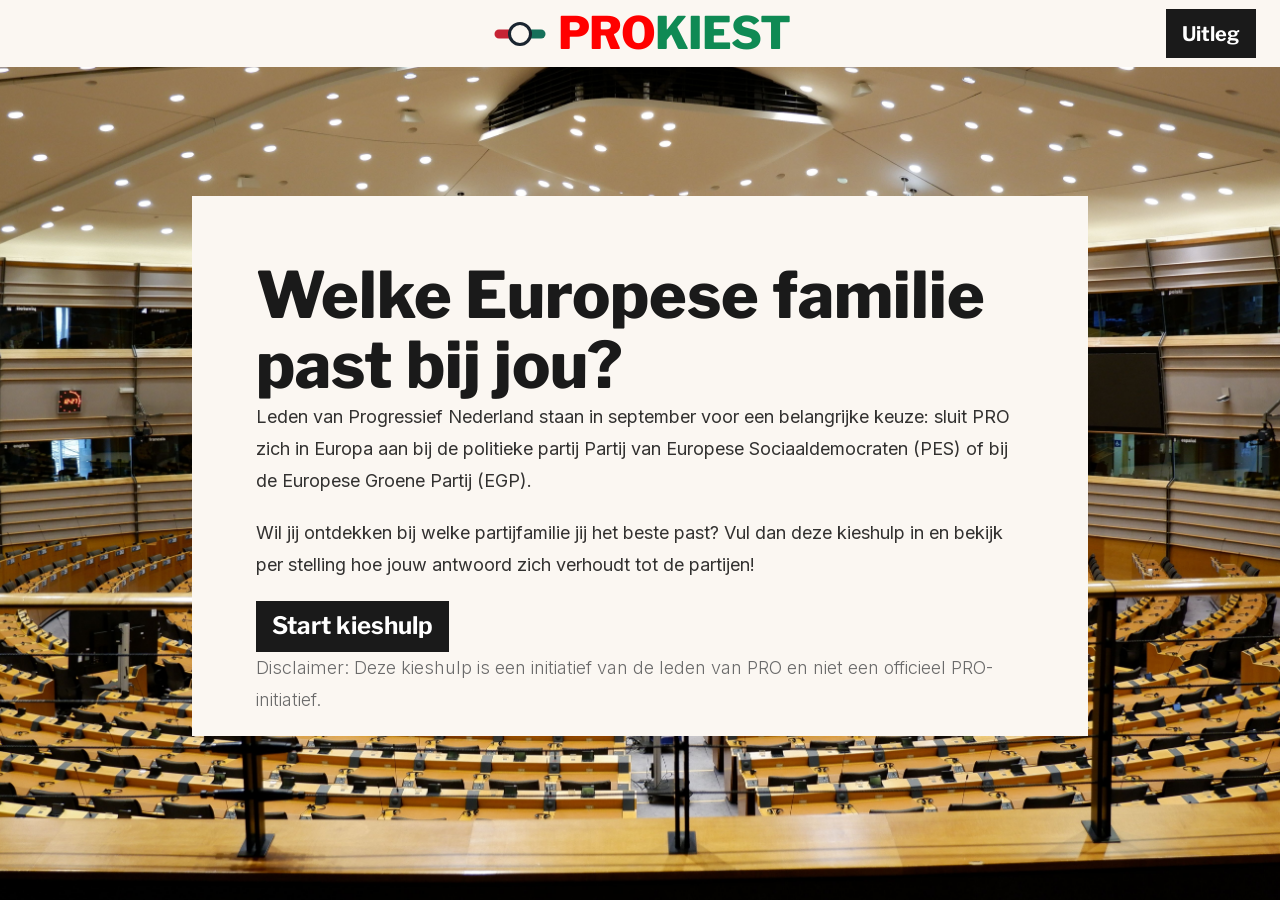
<file: kieshulp/resultaat.html>
<!DOCTYPE html><!--G_4Ghzw3xU9nhg7bg_gbi--><html lang="nl"><head><meta charSet="utf-8"/><meta name="viewport" content="width=device-width, initial-scale=1.0"/><meta name="viewport" content="width=device-width, initial-scale=1"/><link rel="preload" href="/_next/static/media/83afe278b6a6bb3c-s.p.3a6ba036.woff2" as="font" crossorigin="" type="font/woff2"/><link rel="preload" as="image" href="/img/logo.svg"/><link rel="stylesheet" href="/_next/static/chunks/86dcde62008837ed.css" data-precedence="next"/><link rel="preload" as="script" fetchPriority="low" href="/_next/static/chunks/a427eb49e493b20c.js"/><script src="/_next/static/chunks/7376b6bde52459bd.js" async=""></script><script src="/_next/static/chunks/b9815d432e1b489f.js" async=""></script><script src="/_next/static/chunks/4e6f28955422c92d.js" async=""></script><script src="/_next/static/chunks/eb59b9f862c1bdbf.js" async=""></script><script src="/_next/static/chunks/turbopack-c627ca79cd8f7689.js" async=""></script><script src="/_next/static/chunks/39e0b7790b4b5df1.js" async=""></script><script src="/_next/static/chunks/98a4567fa0a6c1d5.js" async=""></script><script src="/_next/static/chunks/de58075fecafc099.js" async=""></script><script src="/_next/static/chunks/dc92b18f9dc38e62.js" async=""></script><script src="/_next/static/chunks/ec66d32b7583450e.js" async=""></script><script src="/_next/static/chunks/e334f1e9dd544319.js" async=""></script><script data-goatcounter="https://prokiest.goatcounter.com/count" async="" src="//gc.zgo.at/count.js"></script><script src="/_next/static/chunks/5813ee5ab7ac8f07.js" async=""></script><script src="/_next/static/chunks/f879c8850ed2b96b.js" async=""></script><script src="/_next/static/chunks/674be2fef502abc7.js" async=""></script><script src="/_next/static/chunks/4e28ffc646f90a50.js" async=""></script><meta property="og:title" content="PRO Kiest"/><meta property="og:site_name" content="PRO Kiest"/><meta property="og:description" content="Welke Europese familie past bij jou?"/><meta property="og:locale" content="nl_NL"/><meta property="og:url" content="https://prokiest.nl"/><meta property="og:type" content="website"/><meta property="og:image" content="https://prokiest.nl/img/og-image.png"/><meta property="og:image:width" content="1200"/><meta property="og:image:height" content="630"/><meta property="og:image:type" content="image/png"/><meta property="og:image:secure_url" content="https://prokiest.nl/img/og-image.png"/><meta property="og:image:alt" content="Description of the image"/><link rel="apple-touch-icon" sizes="180x180" href="/favicon/apple-touch-icon.png"/><link rel="icon" type="image/png" sizes="32x32" href="/favicon/favicon-32x32.png"/><link rel="icon" type="image/png" sizes="16x16" href="/favicon/favicon-16x16.png"/><link rel="manifest" href="/favicon/site.webmanifest"/><link rel="mask-icon" href="/favicon/safari-pinned-tab.svg" color="#000000"/><link rel="shortcut icon" href="/favicon/favicon.ico"/><link rel="alternate" type="application/rss+xml" href="/feed.xml"/><meta name="next-size-adjust" content=""/><title>PRO Kiest</title><meta name="description" content="Welke Europese familie past bij jou?"/><script src="/_next/static/chunks/a6dad97d9634a72d.js" noModule=""></script><style data-emotion="mui shjdog 1mu7tz3 1sf5kif 6k8fz8 8rwt75 srjgtb a23958 ugy3wa q7mezt 14yoxd">.mui-shjdog{display:-webkit-box;display:-webkit-flex;display:-ms-flexbox;display:flex;-webkit-flex-direction:column;-ms-flex-direction:column;flex-direction:column;width:100%;box-sizing:border-box;-webkit-flex-shrink:0;-ms-flex-negative:0;flex-shrink:0;position:fixed;z-index:1100;top:0;left:auto;right:0;--AppBar-background:#1976d2;--AppBar-color:#fff;background-color:var(--AppBar-background);color:var(--AppBar-color);top:0;background-color:var(--header-bg);color:inherit;box-shadow:none;border-bottom:none;z-index:1200;}@media print{.mui-shjdog{position:absolute;}}.mui-1mu7tz3{background-color:#fff;color:rgba(0, 0, 0, 0.87);-webkit-transition:box-shadow 300ms cubic-bezier(0.4, 0, 0.2, 1) 0ms;transition:box-shadow 300ms cubic-bezier(0.4, 0, 0.2, 1) 0ms;box-shadow:var(--Paper-shadow);background-image:var(--Paper-overlay);display:-webkit-box;display:-webkit-flex;display:-ms-flexbox;display:flex;-webkit-flex-direction:column;-ms-flex-direction:column;flex-direction:column;width:100%;box-sizing:border-box;-webkit-flex-shrink:0;-ms-flex-negative:0;flex-shrink:0;position:fixed;z-index:1100;top:0;left:auto;right:0;--AppBar-background:#1976d2;--AppBar-color:#fff;background-color:var(--AppBar-background);color:var(--AppBar-color);top:0;background-color:var(--header-bg);color:inherit;box-shadow:none;border-bottom:none;z-index:1200;}@media print{.mui-1mu7tz3{position:absolute;}}.mui-1sf5kif{position:relative;display:-webkit-box;display:-webkit-flex;display:-ms-flexbox;display:flex;-webkit-align-items:center;-webkit-box-align:center;-ms-flex-align:center;align-items:center;padding-left:16px;padding-right:16px;min-height:56px;display:grid;-webkit-align-items:center;-webkit-box-align:center;-ms-flex-align:center;align-items:center;width:100%;max-width:1280px;margin-left:auto;margin-right:auto;}@media (min-width:600px){.mui-1sf5kif{padding-left:24px;padding-right:24px;}}@media (min-width:0px){@media (orientation: landscape){.mui-1sf5kif{min-height:48px;}}}@media (min-width:600px){.mui-1sf5kif{min-height:64px;}}@media (min-width:0px){.mui-1sf5kif{padding-left:16px;padding-right:16px;grid-template-columns:1fr auto;}}@media (min-width:1200px){.mui-1sf5kif{padding-left:24px;padding-right:24px;grid-template-columns:1fr auto 1fr;}}@media (min-width:0px){.mui-6k8fz8{display:none;}}@media (min-width:1200px){.mui-6k8fz8{display:block;}}.mui-8rwt75{-webkit-align-items:center;-webkit-box-align:center;-ms-flex-align:center;align-items:center;-webkit-box-pack:end;-ms-flex-pack:end;-webkit-justify-content:flex-end;justify-content:flex-end;gap:16px;width:100%;}@media (min-width:0px){.mui-8rwt75{display:none;}}@media (min-width:1200px){.mui-8rwt75{display:-webkit-box;display:-webkit-flex;display:-ms-flexbox;display:flex;}}.mui-srjgtb{-webkit-box-pack:end;-ms-flex-pack:end;-webkit-justify-content:flex-end;justify-content:flex-end;}@media (min-width:0px){.mui-srjgtb{display:-webkit-box;display:-webkit-flex;display:-ms-flexbox;display:flex;}}@media (min-width:1200px){.mui-srjgtb{display:none;}}.mui-a23958{text-align:center;-webkit-flex:0 0 auto;-ms-flex:0 0 auto;flex:0 0 auto;font-size:1.5rem;padding:8px;border-radius:50%;color:rgba(0, 0, 0, 0.54);-webkit-transition:background-color 150ms cubic-bezier(0.4, 0, 0.2, 1) 0ms;transition:background-color 150ms cubic-bezier(0.4, 0, 0.2, 1) 0ms;--IconButton-hoverBg:rgba(0, 0, 0, 0.04);color:var(--button-color);background-color:var(--button-bg);border-radius:0;}.mui-a23958:hover{background-color:var(--IconButton-hoverBg);}@media (hover: none){.mui-a23958:hover{background-color:transparent;}}.mui-a23958.Mui-disabled{background-color:transparent;color:rgba(0, 0, 0, 0.26);}.mui-a23958.MuiIconButton-loading{color:transparent;}.mui-a23958:hover{background-color:var(--button-bg-hover);color:var(--button-color-hover);}.mui-ugy3wa{display:-webkit-inline-box;display:-webkit-inline-flex;display:-ms-inline-flexbox;display:inline-flex;-webkit-align-items:center;-webkit-box-align:center;-ms-flex-align:center;align-items:center;-webkit-box-pack:center;-ms-flex-pack:center;-webkit-justify-content:center;justify-content:center;position:relative;box-sizing:border-box;-webkit-tap-highlight-color:transparent;background-color:transparent;outline:0;border:0;margin:0;border-radius:0;padding:0;cursor:pointer;-webkit-user-select:none;-moz-user-select:none;-ms-user-select:none;user-select:none;vertical-align:middle;-moz-appearance:none;-webkit-appearance:none;-webkit-text-decoration:none;text-decoration:none;color:inherit;text-align:center;-webkit-flex:0 0 auto;-ms-flex:0 0 auto;flex:0 0 auto;font-size:1.5rem;padding:8px;border-radius:50%;color:rgba(0, 0, 0, 0.54);-webkit-transition:background-color 150ms cubic-bezier(0.4, 0, 0.2, 1) 0ms;transition:background-color 150ms cubic-bezier(0.4, 0, 0.2, 1) 0ms;--IconButton-hoverBg:rgba(0, 0, 0, 0.04);color:var(--button-color);background-color:var(--button-bg);border-radius:0;}.mui-ugy3wa::-moz-focus-inner{border-style:none;}.mui-ugy3wa.Mui-disabled{pointer-events:none;cursor:default;}@media print{.mui-ugy3wa{-webkit-print-color-adjust:exact;color-adjust:exact;}}.mui-ugy3wa:hover{background-color:var(--IconButton-hoverBg);}@media (hover: none){.mui-ugy3wa:hover{background-color:transparent;}}.mui-ugy3wa.Mui-disabled{background-color:transparent;color:rgba(0, 0, 0, 0.26);}.mui-ugy3wa.MuiIconButton-loading{color:transparent;}.mui-ugy3wa:hover{background-color:var(--button-bg-hover);color:var(--button-color-hover);}.mui-q7mezt{-webkit-user-select:none;-moz-user-select:none;-ms-user-select:none;user-select:none;width:1em;height:1em;display:inline-block;-webkit-flex-shrink:0;-ms-flex-negative:0;flex-shrink:0;-webkit-transition:fill 200ms cubic-bezier(0.4, 0, 0.2, 1) 0ms;transition:fill 200ms cubic-bezier(0.4, 0, 0.2, 1) 0ms;fill:currentColor;font-size:1.5rem;}.mui-14yoxd{z-index:1200;}</style></head><body class="inter_5972bc34-module__OU16Qa__className"><div hidden=""><!--$--><!--/$--></div><header class="MuiPaper-root MuiPaper-elevation MuiPaper-elevation0 MuiAppBar-root MuiAppBar-colorPrimary MuiAppBar-positionFixed mui-fixed mui-1mu7tz3" style="--Paper-shadow:none"><nav class="MuiToolbar-root MuiToolbar-gutters MuiToolbar-regular mui-1sf5kif" aria-label="Global"><div class="MuiBox-root mui-6k8fz8"></div><a class="flex items-center justify-self-center gap-2" aria-label="PRO Kiest" href="/"><img alt="" src="/img/logo.svg" class="h-10 md:h-15 w-auto self-center"/><div><span class="brand-logo">PRO</span><span class="brand-logo-2">Kiest</span></div></a><div class="MuiBox-root mui-8rwt75"><a href="/uitleg"><button type="button" class="inline-flex items-center justify-center font-(family-name:--title-font) font-[var(--button-text-weight)] px-[1rem] py-[0.6rem] cursor-pointer duration-300 bg-[var(--button-bg)] text-[var(--button-color)] hover:bg-[var(--button-bg-hover)] hover:text-[var(--button-color-hover)] w-fit">Uitleg</button></a></div><div class="MuiBox-root mui-srjgtb"><button class="MuiButtonBase-root MuiIconButton-root MuiIconButton-sizeMedium mui-ugy3wa" tabindex="0" type="button" aria-label="Open menu"><svg class="MuiSvgIcon-root MuiSvgIcon-fontSizeMedium mui-q7mezt" focusable="false" aria-hidden="true" viewBox="0 0 24 24"><path d="M3 18h18v-2H3zm0-5h18v-2H3zm0-7v2h18V6z"></path></svg></button></div></nav></header><main class="overflow-x-hidden"><div class="page-transition"><!--$--><!--/$--></div></main><script src="/_next/static/chunks/a427eb49e493b20c.js" id="_R_" async=""></script><script>(self.__next_f=self.__next_f||[]).push([0])</script><script>self.__next_f.push([1,"1:\"$Sreact.fragment\"\n2:I[99924,[\"/_next/static/chunks/39e0b7790b4b5df1.js\",\"/_next/static/chunks/98a4567fa0a6c1d5.js\",\"/_next/static/chunks/de58075fecafc099.js\",\"/_next/static/chunks/dc92b18f9dc38e62.js\"],\"default\"]\n3:I[45877,[\"/_next/static/chunks/39e0b7790b4b5df1.js\",\"/_next/static/chunks/98a4567fa0a6c1d5.js\",\"/_next/static/chunks/de58075fecafc099.js\",\"/_next/static/chunks/dc92b18f9dc38e62.js\"],\"default\"]\n4:I[96172,[\"/_next/static/chunks/39e0b7790b4b5df1.js\",\"/_next/static/chunks/98a4567fa0a6c1d5.js\",\"/_next/static/chunks/de58075fecafc099.js\",\"/_next/static/chunks/dc92b18f9dc38e62.js\"],\"default\"]\n5:I[60059,[\"/_next/static/chunks/39e0b7790b4b5df1.js\",\"/_next/static/chunks/98a4567fa0a6c1d5.js\",\"/_next/static/chunks/de58075fecafc099.js\",\"/_next/static/chunks/dc92b18f9dc38e62.js\"],\"default\"]\n6:I[42743,[\"/_next/static/chunks/ec66d32b7583450e.js\",\"/_next/static/chunks/e334f1e9dd544319.js\"],\"default\"]\n7:I[73658,[\"/_next/static/chunks/ec66d32b7583450e.js\",\"/_next/static/chunks/e334f1e9dd544319.js\"],\"default\"]\na:I[78346,[\"/_next/static/chunks/ec66d32b7583450e.js\",\"/_next/static/chunks/e334f1e9dd544319.js\"],\"default\"]\n:HL[\"/_next/static/chunks/86dcde62008837ed.css\",\"style\"]\n:HL[\"/_next/static/media/83afe278b6a6bb3c-s.p.3a6ba036.woff2\",\"font\",{\"crossOrigin\":\"\",\"type\":\"font/woff2\"}]\n"])</script><script>self.__next_f.push([1,"0:{\"P\":null,\"b\":\"G-4Ghzw3xU9nhg7bg-gbi\",\"c\":[\"\",\"kieshulp\",\"resultaat\"],\"q\":\"\",\"i\":false,\"f\":[[[\"\",{\"children\":[\"kieshulp\",{\"children\":[\"resultaat\",{\"children\":[\"__PAGE__\",{}]}]}]},\"$undefined\",\"$undefined\",true],[[\"$\",\"$1\",\"c\",{\"children\":[[[\"$\",\"link\",\"0\",{\"rel\":\"stylesheet\",\"href\":\"/_next/static/chunks/86dcde62008837ed.css\",\"precedence\":\"next\",\"crossOrigin\":\"$undefined\",\"nonce\":\"$undefined\"}],[\"$\",\"script\",\"script-0\",{\"src\":\"/_next/static/chunks/39e0b7790b4b5df1.js\",\"async\":true,\"nonce\":\"$undefined\"}],[\"$\",\"script\",\"script-1\",{\"src\":\"/_next/static/chunks/98a4567fa0a6c1d5.js\",\"async\":true,\"nonce\":\"$undefined\"}],[\"$\",\"script\",\"script-2\",{\"src\":\"/_next/static/chunks/de58075fecafc099.js\",\"async\":true,\"nonce\":\"$undefined\"}],[\"$\",\"script\",\"script-3\",{\"src\":\"/_next/static/chunks/dc92b18f9dc38e62.js\",\"async\":true,\"nonce\":\"$undefined\"}]],[\"$\",\"html\",null,{\"lang\":\"nl\",\"suppressHydrationWarning\":true,\"children\":[[\"$\",\"head\",null,{\"children\":[[\"$\",\"meta\",null,{\"name\":\"viewport\",\"content\":\"width=device-width, initial-scale=1.0\"}],[\"$\",\"meta\",null,{\"property\":\"og:title\",\"content\":\"PRO Kiest\"}],[\"$\",\"meta\",null,{\"property\":\"og:site_name\",\"content\":\"PRO Kiest\"}],[\"$\",\"meta\",null,{\"property\":\"og:description\",\"content\":\"Welke Europese familie past bij jou?\"}],[\"$\",\"meta\",null,{\"property\":\"og:locale\",\"content\":\"nl_NL\"}],[\"$\",\"meta\",null,{\"property\":\"og:url\",\"content\":\"https://prokiest.nl\"}],[\"$\",\"meta\",null,{\"property\":\"og:type\",\"content\":\"website\"}],[\"$\",\"meta\",null,{\"property\":\"og:image\",\"content\":\"https://prokiest.nl/img/og-image.png\"}],[\"$\",\"meta\",null,{\"property\":\"og:image:width\",\"content\":\"1200\"}],[\"$\",\"meta\",null,{\"property\":\"og:image:height\",\"content\":\"630\"}],[\"$\",\"meta\",null,{\"property\":\"og:image:type\",\"content\":\"image/png\"}],[\"$\",\"meta\",null,{\"property\":\"og:image:secure_url\",\"content\":\"https://prokiest.nl/img/og-image.png\"}],[\"$\",\"meta\",null,{\"property\":\"og:image:alt\",\"content\":\"Description of the image\"}],[\"$\",\"link\",null,{\"rel\":\"apple-touch-icon\",\"sizes\":\"180x180\",\"href\":\"/favicon/apple-touch-icon.png\"}],[\"$\",\"link\",null,{\"rel\":\"icon\",\"type\":\"image/png\",\"sizes\":\"32x32\",\"href\":\"/favicon/favicon-32x32.png\"}],[\"$\",\"link\",null,{\"rel\":\"icon\",\"type\":\"image/png\",\"sizes\":\"16x16\",\"href\":\"/favicon/favicon-16x16.png\"}],[\"$\",\"link\",null,{\"rel\":\"manifest\",\"href\":\"/favicon/site.webmanifest\"}],[\"$\",\"link\",null,{\"rel\":\"mask-icon\",\"href\":\"/favicon/safari-pinned-tab.svg\",\"color\":\"#000000\"}],[\"$\",\"link\",null,{\"rel\":\"shortcut icon\",\"href\":\"/favicon/favicon.ico\"}],[\"$\",\"link\",null,{\"rel\":\"alternate\",\"type\":\"application/rss+xml\",\"href\":\"/feed.xml\"}],[\"$\",\"script\",null,{\"data-goatcounter\":\"https://prokiest.goatcounter.com/count\",\"async\":true,\"src\":\"//gc.zgo.at/count.js\"}]]}],[\"$\",\"body\",null,{\"className\":\"inter_5972bc34-module__OU16Qa__className\",\"children\":[\"$\",\"$L2\",null,{\"options\":{\"key\":\"mui\"},\"children\":[\"$\",\"$L3\",null,{\"children\":[[\"$\",\"$L4\",null,{}],[\"$\",\"main\",null,{\"className\":\"overflow-x-hidden\",\"children\":[\"$\",\"$L5\",null,{\"children\":[\"$\",\"$L6\",null,{\"parallelRouterKey\":\"children\",\"error\":\"$undefined\",\"errorStyles\":\"$undefined\",\"errorScripts\":\"$undefined\",\"template\":[\"$\",\"$L7\",null,{}],\"templateStyles\":\"$undefined\",\"templateScripts\":\"$undefined\",\"notFound\":[[[\"$\",\"title\",null,{\"children\":\"404: This page could not be found.\"}],[\"$\",\"div\",null,{\"style\":{\"fontFamily\":\"system-ui,\\\"Segoe UI\\\",Roboto,Helvetica,Arial,sans-serif,\\\"Apple Color Emoji\\\",\\\"Segoe UI Emoji\\\"\",\"height\":\"100vh\",\"textAlign\":\"center\",\"display\":\"flex\",\"flexDirection\":\"column\",\"alignItems\":\"center\",\"justifyContent\":\"center\"},\"children\":[\"$\",\"div\",null,{\"children\":[[\"$\",\"style\",null,{\"dangerouslySetInnerHTML\":{\"__html\":\"body{color:#000;background:#fff;margin:0}.next-error-h1{border-right:1px solid rgba(0,0,0,.3)}@media (prefers-color-scheme:dark){body{color:#fff;background:#000}.next-error-h1{border-right:1px solid rgba(255,255,255,.3)}}\"}}],[\"$\",\"h1\",null,{\"className\":\"next-error-h1\",\"style\":{\"display\":\"inline-block\",\"margin\":\"0 20px 0 0\",\"padding\":\"0 23px 0 0\",\"fontSize\":24,\"fontWeight\":500,\"verticalAlign\":\"top\",\"lineHeight\":\"49px\"},\"children\":404}],[\"$\",\"div\",null,{\"style\":{\"display\":\"inline-block\"},\"children\":[\"$\",\"h2\",null,{\"style\":{\"fontSize\":14,\"fontWeight\":400,\"lineHeight\":\"49px\",\"margin\":0},\"children\":\"This page could not be found.\"}]}]]}]}]],[]],\"forbidden\":\"$undefined\",\"unauthorized\":\"$undefined\"}]}]}]]}]}]}]]}]]}],{\"children\":[[\"$\",\"$1\",\"c\",{\"children\":[null,[\"$\",\"$L6\",null,{\"parallelRouterKey\":\"children\",\"error\":\"$undefined\",\"errorStyles\":\"$undefined\",\"errorScripts\":\"$undefined\",\"template\":[\"$\",\"$L7\",null,{}],\"templateStyles\":\"$undefined\",\"templateScripts\":\"$undefined\",\"notFound\":\"$undefined\",\"forbidden\":\"$undefined\",\"unauthorized\":\"$undefined\"}]]}],{\"children\":[[\"$\",\"$1\",\"c\",{\"children\":[null,[\"$\",\"$L6\",null,{\"parallelRouterKey\":\"children\",\"error\":\"$undefined\",\"errorStyles\":\"$undefined\",\"errorScripts\":\"$undefined\",\"template\":[\"$\",\"$L7\",null,{}],\"templateStyles\":\"$undefined\",\"templateScripts\":\"$undefined\",\"notFound\":\"$undefined\",\"forbidden\":\"$undefined\",\"unauthorized\":\"$undefined\"}]]}],{\"children\":[\"$L8\",{},null,false,false]},null,false,false]},null,false,false]},null,false,false],\"$L9\",false]],\"m\":\"$undefined\",\"G\":[\"$a\",[]],\"S\":true}\n"])</script><script>self.__next_f.push([1,"b:I[46235,[\"/_next/static/chunks/ec66d32b7583450e.js\",\"/_next/static/chunks/e334f1e9dd544319.js\"],\"ClientPageRoot\"]\nc:I[52921,[\"/_next/static/chunks/39e0b7790b4b5df1.js\",\"/_next/static/chunks/98a4567fa0a6c1d5.js\",\"/_next/static/chunks/de58075fecafc099.js\",\"/_next/static/chunks/dc92b18f9dc38e62.js\",\"/_next/static/chunks/5813ee5ab7ac8f07.js\",\"/_next/static/chunks/f879c8850ed2b96b.js\",\"/_next/static/chunks/674be2fef502abc7.js\",\"/_next/static/chunks/4e28ffc646f90a50.js\"],\"default\"]\nf:I[96027,[\"/_next/static/chunks/ec66d32b7583450e.js\",\"/_next/static/chunks/e334f1e9dd544319.js\"],\"OutletBoundary\"]\n10:\"$Sreact.suspense\"\n12:I[96027,[\"/_next/static/chunks/ec66d32b7583450e.js\",\"/_next/static/chunks/e334f1e9dd544319.js\"],\"ViewportBoundary\"]\n14:I[96027,[\"/_next/static/chunks/ec66d32b7583450e.js\",\"/_next/static/chunks/e334f1e9dd544319.js\"],\"MetadataBoundary\"]\n8:[\"$\",\"$1\",\"c\",{\"children\":[[\"$\",\"$Lb\",null,{\"Component\":\"$c\",\"serverProvidedParams\":{\"searchParams\":{},\"params\":{},\"promises\":[\"$@d\",\"$@e\"]}}],[[\"$\",\"script\",\"script-0\",{\"src\":\"/_next/static/chunks/5813ee5ab7ac8f07.js\",\"async\":true,\"nonce\":\"$undefined\"}],[\"$\",\"script\",\"script-1\",{\"src\":\"/_next/static/chunks/f879c8850ed2b96b.js\",\"async\":true,\"nonce\":\"$undefined\"}],[\"$\",\"script\",\"script-2\",{\"src\":\"/_next/static/chunks/674be2fef502abc7.js\",\"async\":true,\"nonce\":\"$undefined\"}],[\"$\",\"script\",\"script-3\",{\"src\":\"/_next/static/chunks/4e28ffc646f90a50.js\",\"async\":true,\"nonce\":\"$undefined\"}]],[\"$\",\"$Lf\",null,{\"children\":[\"$\",\"$10\",null,{\"name\":\"Next.MetadataOutlet\",\"children\":\"$@11\"}]}]]}]\n9:[\"$\",\"$1\",\"h\",{\"children\":[null,[\"$\",\"$L12\",null,{\"children\":\"$L13\"}],[\"$\",\"div\",null,{\"hidden\":true,\"children\":[\"$\",\"$L14\",null,{\"children\":[\"$\",\"$10\",null,{\"name\":\"Next.Metadata\",\"children\":\"$L15\"}]}]}],[\"$\",\"meta\",null,{\"name\":\"next-size-adjust\",\"content\":\"\"}]]}]\n"])</script><script>self.__next_f.push([1,"d:{}\ne:\"$8:props:children:0:props:serverProvidedParams:params\"\n"])</script><script>self.__next_f.push([1,"13:[[\"$\",\"meta\",\"0\",{\"charSet\":\"utf-8\"}],[\"$\",\"meta\",\"1\",{\"name\":\"viewport\",\"content\":\"width=device-width, initial-scale=1\"}]]\n"])</script><script>self.__next_f.push([1,"11:null\n15:[[\"$\",\"title\",\"0\",{\"children\":\"PRO Kiest\"}],[\"$\",\"meta\",\"1\",{\"name\":\"description\",\"content\":\"Welke Europese familie past bij jou?\"}]]\n"])</script></body></html>
</file>
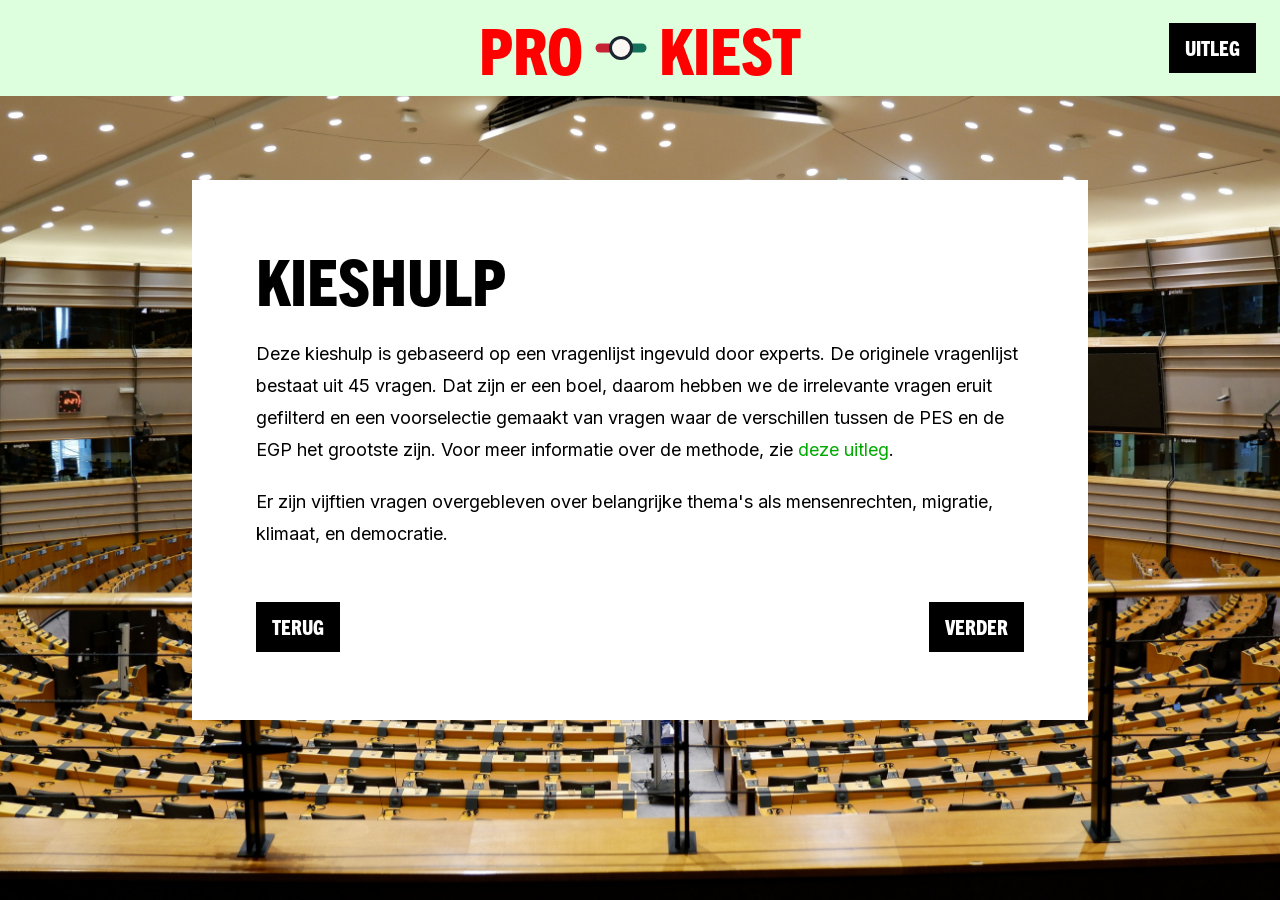
<file: kieshulp/start.html>
<!DOCTYPE html><!--a9G6o4wTddYOkc9nYIoIH--><html lang="en"><head><meta charSet="utf-8"/><meta name="viewport" content="width=device-width, initial-scale=1"/><link rel="preload" href="/_next/static/media/83afe278b6a6bb3c-s.p.3a6ba036.woff2" as="font" crossorigin="" type="font/woff2"/><link rel="preload" href="/fonts/Trade-Gothic-Next-LT-Pro-Lt.woff2" as="font" crossorigin="anonymous" type="font/woff2"/><link rel="preload" href="/fonts/Trade-Gothic-Next-LT-Pro.woff2" as="font" crossorigin="anonymous" type="font/woff2"/><link rel="preload" href="/fonts/Trade-Gothic-Next-LT-Pro-Cn.woff2" as="font" crossorigin="anonymous" type="font/woff2"/><link rel="preload" href="/fonts/Trade-Gothic-Next-LT-Pro-BdCn.woff2" as="font" crossorigin="anonymous" type="font/woff2"/><link rel="preload" as="image" href="/img/logo.svg"/><link rel="stylesheet" href="/_next/static/chunks/63ebc8043619ed2e.css" data-precedence="next"/><link rel="preload" as="script" fetchPriority="low" href="/_next/static/chunks/a427eb49e493b20c.js"/><script src="/_next/static/chunks/21e66ee4cf5e524d.js" async=""></script><script src="/_next/static/chunks/b9815d432e1b489f.js" async=""></script><script src="/_next/static/chunks/4e6f28955422c92d.js" async=""></script><script src="/_next/static/chunks/eb59b9f862c1bdbf.js" async=""></script><script src="/_next/static/chunks/turbopack-15fc5d5df5629bb3.js" async=""></script><script src="/_next/static/chunks/83324c6616135006.js" async=""></script><script src="/_next/static/chunks/6979785a121b81f8.js" async=""></script><script src="/_next/static/chunks/f9fbcc937c357c88.js" async=""></script><script src="/_next/static/chunks/e7fa56f981881c84.js" async=""></script><script src="/_next/static/chunks/ec66d32b7583450e.js" async=""></script><script src="/_next/static/chunks/e334f1e9dd544319.js" async=""></script><script src="/_next/static/chunks/fb6690128e738d9b.js" async=""></script><script src="/_next/static/chunks/dd56c5b6b064b62f.js" async=""></script><link rel="apple-touch-icon" sizes="180x180" href="/favicon/apple-touch-icon.png"/><link rel="icon" type="image/png" sizes="32x32" href="/favicon/favicon-32x32.png"/><link rel="icon" type="image/png" sizes="16x16" href="/favicon/favicon-16x16.png"/><link rel="manifest" href="/favicon/site.webmanifest"/><link rel="mask-icon" href="/favicon/safari-pinned-tab.svg" color="#000000"/><link rel="shortcut icon" href="/favicon/favicon.ico"/><meta name="msapplication-TileColor" content="#000000"/><meta name="msapplication-config" content="/favicon/browserconfig.xml"/><meta name="theme-color" content="#000"/><link rel="alternate" type="application/rss+xml" href="/feed.xml"/><link rel="preload" href="/fonts/Trade-Gothic-Next-LT-Pro-Lt.woff2" as="font" type="font/woff2" crossorigin="anonymous"/><link rel="preload" href="/fonts/Trade-Gothic-Next-LT-Pro.woff2" as="font" type="font/woff2" crossorigin="anonymous"/><link rel="preload" href="/fonts/Trade-Gothic-Next-LT-Pro-Cn.woff2" as="font" type="font/woff2" crossorigin="anonymous"/><link rel="preload" href="/fonts/Trade-Gothic-Next-LT-Pro-BdCn.woff2" as="font" type="font/woff2" crossorigin="anonymous"/><meta name="next-size-adjust" content=""/><title>PROKiest</title><meta name="description" content="Welke Europese familie past bij jouw stem?"/><script src="/_next/static/chunks/a6dad97d9634a72d.js" noModule=""></script><style data-emotion="mui shjdog 1mu7tz3 1sf5kif 6k8fz8 8rwt75 srjgtb a23958 ugy3wa q7mezt 14yoxd">.mui-shjdog{display:-webkit-box;display:-webkit-flex;display:-ms-flexbox;display:flex;-webkit-flex-direction:column;-ms-flex-direction:column;flex-direction:column;width:100%;box-sizing:border-box;-webkit-flex-shrink:0;-ms-flex-negative:0;flex-shrink:0;position:fixed;z-index:1100;top:0;left:auto;right:0;--AppBar-background:#1976d2;--AppBar-color:#fff;background-color:var(--AppBar-background);color:var(--AppBar-color);top:0;background-color:var(--header-bg);color:inherit;box-shadow:none;border-bottom:none;z-index:1200;}@media print{.mui-shjdog{position:absolute;}}.mui-1mu7tz3{background-color:#fff;color:rgba(0, 0, 0, 0.87);-webkit-transition:box-shadow 300ms cubic-bezier(0.4, 0, 0.2, 1) 0ms;transition:box-shadow 300ms cubic-bezier(0.4, 0, 0.2, 1) 0ms;box-shadow:var(--Paper-shadow);background-image:var(--Paper-overlay);display:-webkit-box;display:-webkit-flex;display:-ms-flexbox;display:flex;-webkit-flex-direction:column;-ms-flex-direction:column;flex-direction:column;width:100%;box-sizing:border-box;-webkit-flex-shrink:0;-ms-flex-negative:0;flex-shrink:0;position:fixed;z-index:1100;top:0;left:auto;right:0;--AppBar-background:#1976d2;--AppBar-color:#fff;background-color:var(--AppBar-background);color:var(--AppBar-color);top:0;background-color:var(--header-bg);color:inherit;box-shadow:none;border-bottom:none;z-index:1200;}@media print{.mui-1mu7tz3{position:absolute;}}.mui-1sf5kif{position:relative;display:-webkit-box;display:-webkit-flex;display:-ms-flexbox;display:flex;-webkit-align-items:center;-webkit-box-align:center;-ms-flex-align:center;align-items:center;padding-left:16px;padding-right:16px;min-height:56px;display:grid;-webkit-align-items:center;-webkit-box-align:center;-ms-flex-align:center;align-items:center;width:100%;max-width:1280px;margin-left:auto;margin-right:auto;}@media (min-width:600px){.mui-1sf5kif{padding-left:24px;padding-right:24px;}}@media (min-width:0px){@media (orientation: landscape){.mui-1sf5kif{min-height:48px;}}}@media (min-width:600px){.mui-1sf5kif{min-height:64px;}}@media (min-width:0px){.mui-1sf5kif{padding-left:16px;padding-right:16px;grid-template-columns:1fr auto;}}@media (min-width:1200px){.mui-1sf5kif{padding-left:24px;padding-right:24px;grid-template-columns:1fr auto 1fr;}}@media (min-width:0px){.mui-6k8fz8{display:none;}}@media (min-width:1200px){.mui-6k8fz8{display:block;}}.mui-8rwt75{-webkit-align-items:center;-webkit-box-align:center;-ms-flex-align:center;align-items:center;-webkit-box-pack:end;-ms-flex-pack:end;-webkit-justify-content:flex-end;justify-content:flex-end;gap:16px;width:100%;}@media (min-width:0px){.mui-8rwt75{display:none;}}@media (min-width:1200px){.mui-8rwt75{display:-webkit-box;display:-webkit-flex;display:-ms-flexbox;display:flex;}}.mui-srjgtb{-webkit-box-pack:end;-ms-flex-pack:end;-webkit-justify-content:flex-end;justify-content:flex-end;}@media (min-width:0px){.mui-srjgtb{display:-webkit-box;display:-webkit-flex;display:-ms-flexbox;display:flex;}}@media (min-width:1200px){.mui-srjgtb{display:none;}}.mui-a23958{text-align:center;-webkit-flex:0 0 auto;-ms-flex:0 0 auto;flex:0 0 auto;font-size:1.5rem;padding:8px;border-radius:50%;color:rgba(0, 0, 0, 0.54);-webkit-transition:background-color 150ms cubic-bezier(0.4, 0, 0.2, 1) 0ms;transition:background-color 150ms cubic-bezier(0.4, 0, 0.2, 1) 0ms;--IconButton-hoverBg:rgba(0, 0, 0, 0.04);color:var(--button-color);background-color:var(--button-bg);border-radius:0;}.mui-a23958:hover{background-color:var(--IconButton-hoverBg);}@media (hover: none){.mui-a23958:hover{background-color:transparent;}}.mui-a23958.Mui-disabled{background-color:transparent;color:rgba(0, 0, 0, 0.26);}.mui-a23958.MuiIconButton-loading{color:transparent;}.mui-a23958:hover{background-color:var(--button-bg-hover);color:var(--button-color-hover);}.mui-ugy3wa{display:-webkit-inline-box;display:-webkit-inline-flex;display:-ms-inline-flexbox;display:inline-flex;-webkit-align-items:center;-webkit-box-align:center;-ms-flex-align:center;align-items:center;-webkit-box-pack:center;-ms-flex-pack:center;-webkit-justify-content:center;justify-content:center;position:relative;box-sizing:border-box;-webkit-tap-highlight-color:transparent;background-color:transparent;outline:0;border:0;margin:0;border-radius:0;padding:0;cursor:pointer;-webkit-user-select:none;-moz-user-select:none;-ms-user-select:none;user-select:none;vertical-align:middle;-moz-appearance:none;-webkit-appearance:none;-webkit-text-decoration:none;text-decoration:none;color:inherit;text-align:center;-webkit-flex:0 0 auto;-ms-flex:0 0 auto;flex:0 0 auto;font-size:1.5rem;padding:8px;border-radius:50%;color:rgba(0, 0, 0, 0.54);-webkit-transition:background-color 150ms cubic-bezier(0.4, 0, 0.2, 1) 0ms;transition:background-color 150ms cubic-bezier(0.4, 0, 0.2, 1) 0ms;--IconButton-hoverBg:rgba(0, 0, 0, 0.04);color:var(--button-color);background-color:var(--button-bg);border-radius:0;}.mui-ugy3wa::-moz-focus-inner{border-style:none;}.mui-ugy3wa.Mui-disabled{pointer-events:none;cursor:default;}@media print{.mui-ugy3wa{-webkit-print-color-adjust:exact;color-adjust:exact;}}.mui-ugy3wa:hover{background-color:var(--IconButton-hoverBg);}@media (hover: none){.mui-ugy3wa:hover{background-color:transparent;}}.mui-ugy3wa.Mui-disabled{background-color:transparent;color:rgba(0, 0, 0, 0.26);}.mui-ugy3wa.MuiIconButton-loading{color:transparent;}.mui-ugy3wa:hover{background-color:var(--button-bg-hover);color:var(--button-color-hover);}.mui-q7mezt{-webkit-user-select:none;-moz-user-select:none;-ms-user-select:none;user-select:none;width:1em;height:1em;display:inline-block;-webkit-flex-shrink:0;-ms-flex-negative:0;flex-shrink:0;-webkit-transition:fill 200ms cubic-bezier(0.4, 0, 0.2, 1) 0ms;transition:fill 200ms cubic-bezier(0.4, 0, 0.2, 1) 0ms;fill:currentColor;font-size:1.5rem;}.mui-14yoxd{z-index:1200;}</style></head><body class="inter_5972bc34-module__OU16Qa__className"><div hidden=""><!--$--><!--/$--></div><header class="MuiPaper-root MuiPaper-elevation MuiPaper-elevation0 MuiAppBar-root MuiAppBar-colorPrimary MuiAppBar-positionFixed mui-fixed mui-1mu7tz3" style="--Paper-shadow:none"><nav class="MuiToolbar-root MuiToolbar-gutters MuiToolbar-regular mui-1sf5kif" aria-label="Global"><div class="MuiBox-root mui-6k8fz8"></div><a class="flex items-center justify-self-center gap-2" aria-label="PROKiest" href="/"><span class="brand-logo">PRO</span><img alt="" src="/img/logo.svg" class="h-10 md:h-15 w-auto self-center"/><span class="brand-logo">Kiest</span></a><div class="MuiBox-root mui-8rwt75"><a href="/uitleg"><button type="button" class="inline-flex items-center justify-center font-(family-name:--title-font) uppercase px-[1rem] py-[0.6rem] cursor-pointer duration-300 bg-[var(--button-bg)] text-[var(--button-color)] hover:bg-[var(--button-bg-hover)] hover:text-[var(--button-color-hover)] w-fit">Uitleg</button></a></div><div class="MuiBox-root mui-srjgtb"><button class="MuiButtonBase-root MuiIconButton-root MuiIconButton-sizeMedium mui-ugy3wa" tabindex="0" type="button" aria-label="Open menu"><svg class="MuiSvgIcon-root MuiSvgIcon-fontSizeMedium mui-q7mezt" focusable="false" aria-hidden="true" viewBox="0 0 24 24"><path d="M3 18h18v-2H3zm0-5h18v-2H3zm0-7v2h18V6z"></path></svg></button></div></nav></header><main class="overflow-x-hidden"><div class="page-transition"><div class="relative overflow-hidden" style="height:100svh"><div class="hidden md:block absolute inset-[-5%] bg-cover bg-center bg-no-repeat" style="background-image:url(/img/background.jpg)"></div><div class="flex h-full items-center justify-center p-4 md:p-8"><div class="bg-white z-10 w-full max-w-4xl max-h-[calc(100svh-8rem)] h-full md:h-[60vh] flex flex-col overflow-hidden "><div class="p-4 md:p-16 flex-1 min-h-0 overflow-y-auto flex flex-col"><div class="mb-6 flex items-center justify-between gap-4"><h1>Kieshulp</h1></div><p class="mb-5 text-lg/8 ">Deze kieshulp is gebaseerd op een vragenlijst ingevuld door experts. De originele vragenlijst bestaat uit 45 vragen. Dat zijn er een boel, daarom hebben we de irrelevante vragen eruit gefilterd en een voorselectie gemaakt van vragen waar de verschillen tussen de PES en de EGP het grootste zijn. Voor meer informatie over de methode, zie<!-- --> <a href="/uitleg">deze uitleg</a>.</p><p class="mb-5 text-lg/8 ">Er zijn vijftien vragen overgebleven over belangrijke thema&#x27;s als mensenrechten, migratie, klimaat, en democratie.</p><div class="mt-8 flex justify-between gap-4"><button type="button" class="inline-flex items-center justify-center font-(family-name:--title-font) uppercase px-[1rem] py-[0.6rem] cursor-pointer duration-300 bg-[var(--button-bg)] text-[var(--button-color)] hover:bg-[var(--button-bg-hover)] hover:text-[var(--button-color-hover)] w-fit">Terug</button><button type="button" class="inline-flex items-center justify-center font-(family-name:--title-font) uppercase px-[1rem] py-[0.6rem] cursor-pointer duration-300 bg-[var(--button-bg)] text-[var(--button-color)] hover:bg-[var(--button-bg-hover)] hover:text-[var(--button-color-hover)] w-fit">Verder</button></div></div></div></div></div><!--$--><!--/$--></div></main><script src="/_next/static/chunks/a427eb49e493b20c.js" id="_R_" async=""></script><script>(self.__next_f=self.__next_f||[]).push([0])</script><script>self.__next_f.push([1,"1:\"$Sreact.fragment\"\n2:I[99924,[\"/_next/static/chunks/83324c6616135006.js\",\"/_next/static/chunks/6979785a121b81f8.js\",\"/_next/static/chunks/f9fbcc937c357c88.js\",\"/_next/static/chunks/e7fa56f981881c84.js\"],\"default\"]\n3:I[45877,[\"/_next/static/chunks/83324c6616135006.js\",\"/_next/static/chunks/6979785a121b81f8.js\",\"/_next/static/chunks/f9fbcc937c357c88.js\",\"/_next/static/chunks/e7fa56f981881c84.js\"],\"default\"]\n4:I[96172,[\"/_next/static/chunks/83324c6616135006.js\",\"/_next/static/chunks/6979785a121b81f8.js\",\"/_next/static/chunks/f9fbcc937c357c88.js\",\"/_next/static/chunks/e7fa56f981881c84.js\"],\"default\"]\n5:I[60059,[\"/_next/static/chunks/83324c6616135006.js\",\"/_next/static/chunks/6979785a121b81f8.js\",\"/_next/static/chunks/f9fbcc937c357c88.js\",\"/_next/static/chunks/e7fa56f981881c84.js\"],\"default\"]\n6:I[42743,[\"/_next/static/chunks/ec66d32b7583450e.js\",\"/_next/static/chunks/e334f1e9dd544319.js\"],\"default\"]\n7:I[73658,[\"/_next/static/chunks/ec66d32b7583450e.js\",\"/_next/static/chunks/e334f1e9dd544319.js\"],\"default\"]\n8:I[46235,[\"/_next/static/chunks/ec66d32b7583450e.js\",\"/_next/static/chunks/e334f1e9dd544319.js\"],\"ClientPageRoot\"]\n9:I[42687,[\"/_next/static/chunks/83324c6616135006.js\",\"/_next/static/chunks/6979785a121b81f8.js\",\"/_next/static/chunks/f9fbcc937c357c88.js\",\"/_next/static/chunks/e7fa56f981881c84.js\",\"/_next/static/chunks/fb6690128e738d9b.js\",\"/_next/static/chunks/dd56c5b6b064b62f.js\"],\"default\"]\ne:I[78346,[\"/_next/static/chunks/ec66d32b7583450e.js\",\"/_next/static/chunks/e334f1e9dd544319.js\"],\"default\"]\n:HL[\"/_next/static/chunks/63ebc8043619ed2e.css\",\"style\"]\n:HL[\"/_next/static/media/83afe278b6a6bb3c-s.p.3a6ba036.woff2\",\"font\",{\"crossOrigin\":\"\",\"type\":\"font/woff2\"}]\n:HL[\"/fonts/Trade-Gothic-Next-LT-Pro-Lt.woff2\",\"font\",{\"crossOrigin\":\"anonymous\",\"type\":\"font/woff2\"}]\n:HL[\"/fonts/Trade-Gothic-Next-LT-Pro.woff2\",\"font\",{\"crossOrigin\":\"anonymous\",\"type\":\"font/woff2\"}]\n:HL[\"/fonts/Trade-Gothic-Next-LT-Pro-Cn.woff2\",\"font\",{\"crossOrigin\":\"anonymous\",\"type\":\"font/woff2\"}]\n:HL[\"/fonts/Trade-Gothic-Next-LT-Pro-BdCn.woff2\",\"font\",{\"crossOrigin\":\"anonymous\",\"type\":\"font/woff2\"}]\n"])</script><script>self.__next_f.push([1,"0:{\"P\":null,\"b\":\"a9G6o4wTddYOkc9nYIoIH\",\"c\":[\"\",\"kieshulp\",\"start\"],\"q\":\"\",\"i\":false,\"f\":[[[\"\",{\"children\":[\"kieshulp\",{\"children\":[\"start\",{\"children\":[\"__PAGE__\",{}]}]}]},\"$undefined\",\"$undefined\",true],[[\"$\",\"$1\",\"c\",{\"children\":[[[\"$\",\"link\",\"0\",{\"rel\":\"stylesheet\",\"href\":\"/_next/static/chunks/63ebc8043619ed2e.css\",\"precedence\":\"next\",\"crossOrigin\":\"$undefined\",\"nonce\":\"$undefined\"}],[\"$\",\"script\",\"script-0\",{\"src\":\"/_next/static/chunks/83324c6616135006.js\",\"async\":true,\"nonce\":\"$undefined\"}],[\"$\",\"script\",\"script-1\",{\"src\":\"/_next/static/chunks/6979785a121b81f8.js\",\"async\":true,\"nonce\":\"$undefined\"}],[\"$\",\"script\",\"script-2\",{\"src\":\"/_next/static/chunks/f9fbcc937c357c88.js\",\"async\":true,\"nonce\":\"$undefined\"}],[\"$\",\"script\",\"script-3\",{\"src\":\"/_next/static/chunks/e7fa56f981881c84.js\",\"async\":true,\"nonce\":\"$undefined\"}]],[\"$\",\"html\",null,{\"lang\":\"en\",\"suppressHydrationWarning\":true,\"children\":[[\"$\",\"head\",null,{\"children\":[[\"$\",\"link\",null,{\"rel\":\"apple-touch-icon\",\"sizes\":\"180x180\",\"href\":\"/favicon/apple-touch-icon.png\"}],[\"$\",\"link\",null,{\"rel\":\"icon\",\"type\":\"image/png\",\"sizes\":\"32x32\",\"href\":\"/favicon/favicon-32x32.png\"}],[\"$\",\"link\",null,{\"rel\":\"icon\",\"type\":\"image/png\",\"sizes\":\"16x16\",\"href\":\"/favicon/favicon-16x16.png\"}],[\"$\",\"link\",null,{\"rel\":\"manifest\",\"href\":\"/favicon/site.webmanifest\"}],[\"$\",\"link\",null,{\"rel\":\"mask-icon\",\"href\":\"/favicon/safari-pinned-tab.svg\",\"color\":\"#000000\"}],[\"$\",\"link\",null,{\"rel\":\"shortcut icon\",\"href\":\"/favicon/favicon.ico\"}],[\"$\",\"meta\",null,{\"name\":\"msapplication-TileColor\",\"content\":\"#000000\"}],[\"$\",\"meta\",null,{\"name\":\"msapplication-config\",\"content\":\"/favicon/browserconfig.xml\"}],[\"$\",\"meta\",null,{\"name\":\"theme-color\",\"content\":\"#000\"}],[\"$\",\"link\",null,{\"rel\":\"alternate\",\"type\":\"application/rss+xml\",\"href\":\"/feed.xml\"}],[\"$\",\"link\",null,{\"rel\":\"preload\",\"href\":\"/fonts/Trade-Gothic-Next-LT-Pro-Lt.woff2\",\"as\":\"font\",\"type\":\"font/woff2\",\"crossOrigin\":\"anonymous\"}],[\"$\",\"link\",null,{\"rel\":\"preload\",\"href\":\"/fonts/Trade-Gothic-Next-LT-Pro.woff2\",\"as\":\"font\",\"type\":\"font/woff2\",\"crossOrigin\":\"anonymous\"}],[\"$\",\"link\",null,{\"rel\":\"preload\",\"href\":\"/fonts/Trade-Gothic-Next-LT-Pro-Cn.woff2\",\"as\":\"font\",\"type\":\"font/woff2\",\"crossOrigin\":\"anonymous\"}],[\"$\",\"link\",null,{\"rel\":\"preload\",\"href\":\"/fonts/Trade-Gothic-Next-LT-Pro-BdCn.woff2\",\"as\":\"font\",\"type\":\"font/woff2\",\"crossOrigin\":\"anonymous\"}]]}],[\"$\",\"body\",null,{\"className\":\"inter_5972bc34-module__OU16Qa__className\",\"children\":[\"$\",\"$L2\",null,{\"options\":{\"key\":\"mui\"},\"children\":[\"$\",\"$L3\",null,{\"children\":[[\"$\",\"$L4\",null,{}],[\"$\",\"main\",null,{\"className\":\"overflow-x-hidden\",\"children\":[\"$\",\"$L5\",null,{\"children\":[\"$\",\"$L6\",null,{\"parallelRouterKey\":\"children\",\"error\":\"$undefined\",\"errorStyles\":\"$undefined\",\"errorScripts\":\"$undefined\",\"template\":[\"$\",\"$L7\",null,{}],\"templateStyles\":\"$undefined\",\"templateScripts\":\"$undefined\",\"notFound\":[[[\"$\",\"title\",null,{\"children\":\"404: This page could not be found.\"}],[\"$\",\"div\",null,{\"style\":{\"fontFamily\":\"system-ui,\\\"Segoe UI\\\",Roboto,Helvetica,Arial,sans-serif,\\\"Apple Color Emoji\\\",\\\"Segoe UI Emoji\\\"\",\"height\":\"100vh\",\"textAlign\":\"center\",\"display\":\"flex\",\"flexDirection\":\"column\",\"alignItems\":\"center\",\"justifyContent\":\"center\"},\"children\":[\"$\",\"div\",null,{\"children\":[[\"$\",\"style\",null,{\"dangerouslySetInnerHTML\":{\"__html\":\"body{color:#000;background:#fff;margin:0}.next-error-h1{border-right:1px solid rgba(0,0,0,.3)}@media (prefers-color-scheme:dark){body{color:#fff;background:#000}.next-error-h1{border-right:1px solid rgba(255,255,255,.3)}}\"}}],[\"$\",\"h1\",null,{\"className\":\"next-error-h1\",\"style\":{\"display\":\"inline-block\",\"margin\":\"0 20px 0 0\",\"padding\":\"0 23px 0 0\",\"fontSize\":24,\"fontWeight\":500,\"verticalAlign\":\"top\",\"lineHeight\":\"49px\"},\"children\":404}],[\"$\",\"div\",null,{\"style\":{\"display\":\"inline-block\"},\"children\":[\"$\",\"h2\",null,{\"style\":{\"fontSize\":14,\"fontWeight\":400,\"lineHeight\":\"49px\",\"margin\":0},\"children\":\"This page could not be found.\"}]}]]}]}]],[]],\"forbidden\":\"$undefined\",\"unauthorized\":\"$undefined\"}]}]}]]}]}]}]]}]]}],{\"children\":[[\"$\",\"$1\",\"c\",{\"children\":[null,[\"$\",\"$L6\",null,{\"parallelRouterKey\":\"children\",\"error\":\"$undefined\",\"errorStyles\":\"$undefined\",\"errorScripts\":\"$undefined\",\"template\":[\"$\",\"$L7\",null,{}],\"templateStyles\":\"$undefined\",\"templateScripts\":\"$undefined\",\"notFound\":\"$undefined\",\"forbidden\":\"$undefined\",\"unauthorized\":\"$undefined\"}]]}],{\"children\":[[\"$\",\"$1\",\"c\",{\"children\":[null,[\"$\",\"$L6\",null,{\"parallelRouterKey\":\"children\",\"error\":\"$undefined\",\"errorStyles\":\"$undefined\",\"errorScripts\":\"$undefined\",\"template\":[\"$\",\"$L7\",null,{}],\"templateStyles\":\"$undefined\",\"templateScripts\":\"$undefined\",\"notFound\":\"$undefined\",\"forbidden\":\"$undefined\",\"unauthorized\":\"$undefined\"}]]}],{\"children\":[[\"$\",\"$1\",\"c\",{\"children\":[[\"$\",\"$L8\",null,{\"Component\":\"$9\",\"serverProvidedParams\":{\"searchParams\":{},\"params\":{},\"promises\":[\"$@a\",\"$@b\"]}}],[[\"$\",\"script\",\"script-0\",{\"src\":\"/_next/static/chunks/fb6690128e738d9b.js\",\"async\":true,\"nonce\":\"$undefined\"}],[\"$\",\"script\",\"script-1\",{\"src\":\"/_next/static/chunks/dd56c5b6b064b62f.js\",\"async\":true,\"nonce\":\"$undefined\"}]],\"$Lc\"]}],{},null,false,false]},null,false,false]},null,false,false]},null,false,false],\"$Ld\",false]],\"m\":\"$undefined\",\"G\":[\"$e\",[]],\"S\":true}\n"])</script><script>self.__next_f.push([1,"f:I[96027,[\"/_next/static/chunks/ec66d32b7583450e.js\",\"/_next/static/chunks/e334f1e9dd544319.js\"],\"OutletBoundary\"]\n10:\"$Sreact.suspense\"\n12:I[96027,[\"/_next/static/chunks/ec66d32b7583450e.js\",\"/_next/static/chunks/e334f1e9dd544319.js\"],\"ViewportBoundary\"]\n14:I[96027,[\"/_next/static/chunks/ec66d32b7583450e.js\",\"/_next/static/chunks/e334f1e9dd544319.js\"],\"MetadataBoundary\"]\nc:[\"$\",\"$Lf\",null,{\"children\":[\"$\",\"$10\",null,{\"name\":\"Next.MetadataOutlet\",\"children\":\"$@11\"}]}]\nd:[\"$\",\"$1\",\"h\",{\"children\":[null,[\"$\",\"$L12\",null,{\"children\":\"$L13\"}],[\"$\",\"div\",null,{\"hidden\":true,\"children\":[\"$\",\"$L14\",null,{\"children\":[\"$\",\"$10\",null,{\"name\":\"Next.Metadata\",\"children\":\"$L15\"}]}]}],[\"$\",\"meta\",null,{\"name\":\"next-size-adjust\",\"content\":\"\"}]]}]\na:{}\nb:\"$0:f:0:1:1:children:1:children:1:children:0:props:children:0:props:serverProvidedParams:params\"\n"])</script><script>self.__next_f.push([1,"13:[[\"$\",\"meta\",\"0\",{\"charSet\":\"utf-8\"}],[\"$\",\"meta\",\"1\",{\"name\":\"viewport\",\"content\":\"width=device-width, initial-scale=1\"}]]\n"])</script><script>self.__next_f.push([1,"11:null\n15:[[\"$\",\"title\",\"0\",{\"children\":\"PROKiest\"}],[\"$\",\"meta\",\"1\",{\"name\":\"description\",\"content\":\"Welke Europese familie past bij jouw stem?\"}]]\n"])</script></body></html>
</file>
<file: _next/static/chunks/86dcde62008837ed.css>
@font-face{font-family:Inter;font-style:normal;font-weight:100 900;font-display:swap;src:url(../media/2c55a0e60120577a-s.2a48534a.woff2)format("woff2");unicode-range:U+460-52F,U+1C80-1C8A,U+20B4,U+2DE0-2DFF,U+A640-A69F,U+FE2E-FE2F}@font-face{font-family:Inter;font-style:normal;font-weight:100 900;font-display:swap;src:url(../media/9c72aa0f40e4eef8-s.18a48cbc.woff2)format("woff2");unicode-range:U+301,U+400-45F,U+490-491,U+4B0-4B1,U+2116}@font-face{font-family:Inter;font-style:normal;font-weight:100 900;font-display:swap;src:url(../media/ad66f9afd8947f86-s.7a40eb73.woff2)format("woff2");unicode-range:U+1F??}@font-face{font-family:Inter;font-style:normal;font-weight:100 900;font-display:swap;src:url(../media/5476f68d60460930-s.c995e352.woff2)format("woff2");unicode-range:U+370-377,U+37A-37F,U+384-38A,U+38C,U+38E-3A1,U+3A3-3FF}@font-face{font-family:Inter;font-style:normal;font-weight:100 900;font-display:swap;src:url(../media/2bbe8d2671613f1f-s.76dcb0b2.woff2)format("woff2");unicode-range:U+102-103,U+110-111,U+128-129,U+168-169,U+1A0-1A1,U+1AF-1B0,U+300-301,U+303-304,U+308-309,U+323,U+329,U+1EA0-1EF9,U+20AB}@font-face{font-family:Inter;font-style:normal;font-weight:100 900;font-display:swap;src:url(../media/1bffadaabf893a1e-s.7cd81963.woff2)format("woff2");unicode-range:U+100-2BA,U+2BD-2C5,U+2C7-2CC,U+2CE-2D7,U+2DD-2FF,U+304,U+308,U+329,U+1D00-1DBF,U+1E00-1E9F,U+1EF2-1EFF,U+2020,U+20A0-20AB,U+20AD-20C0,U+2113,U+2C60-2C7F,U+A720-A7FF}@font-face{font-family:Inter;font-style:normal;font-weight:100 900;font-display:swap;src:url(../media/83afe278b6a6bb3c-s.p.3a6ba036.woff2)format("woff2");unicode-range:U+??,U+131,U+152-153,U+2BB-2BC,U+2C6,U+2DA,U+2DC,U+304,U+308,U+329,U+2000-206F,U+20AC,U+2122,U+2191,U+2193,U+2212,U+2215,U+FEFF,U+FFFD}@font-face{font-family:Inter Fallback;src:local(Arial);ascent-override:90.44%;descent-override:22.52%;line-gap-override:0.0%;size-adjust:107.12%}.inter_5972bc34-module__OU16Qa__className{font-family:Inter,Inter Fallback;font-style:normal}
@layer properties{@supports (((-webkit-hyphens:none)) and (not (margin-trim:inline))) or ((-moz-orient:inline) and (not (color:rgb(from red r g b)))){*,:before,:after,::backdrop{--tw-translate-x:0;--tw-translate-y:0;--tw-translate-z:0;--tw-rotate-x:initial;--tw-rotate-y:initial;--tw-rotate-z:initial;--tw-skew-x:initial;--tw-skew-y:initial;--tw-space-y-reverse:0;--tw-border-style:solid;--tw-gradient-position:initial;--tw-gradient-from:#0000;--tw-gradient-via:#0000;--tw-gradient-to:#0000;--tw-gradient-stops:initial;--tw-gradient-via-stops:initial;--tw-gradient-from-position:0%;--tw-gradient-via-position:50%;--tw-gradient-to-position:100%;--tw-leading:initial;--tw-font-weight:initial;--tw-tracking:initial;--tw-shadow:0 0 #0000;--tw-shadow-color:initial;--tw-shadow-alpha:100%;--tw-inset-shadow:0 0 #0000;--tw-inset-shadow-color:initial;--tw-inset-shadow-alpha:100%;--tw-ring-color:initial;--tw-ring-shadow:0 0 #0000;--tw-inset-ring-color:initial;--tw-inset-ring-shadow:0 0 #0000;--tw-ring-inset:initial;--tw-ring-offset-width:0px;--tw-ring-offset-color:#fff;--tw-ring-offset-shadow:0 0 #0000;--tw-duration:initial;--tw-scale-x:1;--tw-scale-y:1;--tw-scale-z:1}}}@layer theme{:root,:host{--font-sans:-apple-system,BlinkMacSystemFont,"Segoe UI",Roboto,"Helvetica Neue","Noto Sans",Arial,sans-serif,"Apple Color Emoji","Segoe UI Emoji","Segoe UI Symbol","Noto Color Emoji";--font-mono:ui-monospace,SFMono-Regular,Menlo,Monaco,Consolas,"Liberation Mono","Courier New",monospace;--color-red-100:#ffe2e2;--color-red-400:#ff6568;--color-red-700:#bf000f;--color-orange-100:#ffedd5;--color-orange-400:#ff8b1a;--color-orange-700:#c53c00;--color-green-100:#dcfce7;--color-green-400:#05df72;--color-green-700:#008138;--color-blue-100:#dbeafe;--color-blue-400:#54a2ff;--color-gray-200:#e5e7eb;--color-gray-300:#d1d5dc;--color-gray-900:#101828;--color-black:#000;--color-white:#fff;--spacing:.25rem;--container-3xl:48rem;--container-4xl:56rem;--container-7xl:80rem;--text-sm:.875rem;--text-sm--line-height:calc(1.25/.875);--text-lg:1.125rem;--text-xl:1.25rem;--text-xl--line-height:calc(1.75/1.25);--text-2xl:1.5rem;--text-2xl--line-height:calc(2/1.5);--text-4xl:2.25rem;--text-4xl--line-height:calc(2.5/2.25);--text-5xl:3rem;--text-5xl--line-height:1;--font-weight-light:300;--font-weight-medium:500;--font-weight-semibold:600;--font-weight-bold:700;--leading-tight:1.25;--radius-2xl:1rem;--default-transition-duration:.15s;--default-transition-timing-function:cubic-bezier(.4,0,.2,1);--default-font-family:var(--font-sans);--default-mono-font-family:var(--font-mono);--title-font:"Libre Franklin Variable",sans-serif;--title-size:4rem;--title-line-height:1.1;--title-color:#1a1a1a;--title-weight:800;--body-font:"IBM Plex Sans Variable",sans-serif;--body-size:20px;--body-weight:400;--body-line-height:1.5;--body-color:#323130;--color-1:red;--color-2:#0f8a54;--color-3:#cc8566;--color-3-light:#fbf7f2;--header-bg:var(--color-3-light);--button-bg:#1a1a1a;--button-color:#fff;--button-bg-hover:var(--color-3);--button-color-hover:#000;--button-text-weight:700}@supports (color:lab(0% 0 0)){:root,:host{--color-red-100:lab(92.243% 10.2865 3.83865);--color-red-400:lab(63.7053% 60.745 31.3109);--color-red-700:lab(40.4273% 67.2623 53.7441);--color-orange-100:lab(94.7127% 3.58394 14.3151);--color-orange-400:lab(70.0429% 42.5156 75.8207);--color-orange-700:lab(46.4615% 57.7275 70.8507);--color-green-100:lab(96.1861% -13.8464 6.52365);--color-green-400:lab(78.503% -64.9265 39.7492);--color-green-700:lab(47.0329% -47.0239 31.4788);--color-blue-100:lab(92.0301% -2.24757 -11.6453);--color-blue-400:lab(65.0361% -1.42065 -56.9802);--color-gray-200:lab(91.6229% -.159115 -2.26791);--color-gray-300:lab(85.1236% -.612259 -3.7138);--color-gray-900:lab(8.11897% .811279 -12.254)}}}@layer base{*,:after,:before,::backdrop{box-sizing:border-box;border:0 solid;margin:0;padding:0}::file-selector-button{box-sizing:border-box;border:0 solid;margin:0;padding:0}html,:host{-webkit-text-size-adjust:100%;tab-size:4;line-height:1.5;font-family:var(--default-font-family,-apple-system,BlinkMacSystemFont,"Segoe UI",Roboto,"Helvetica Neue","Noto Sans",Arial,sans-serif,"Apple Color Emoji","Segoe UI Emoji","Segoe UI Symbol","Noto Color Emoji");font-feature-settings:var(--default-font-feature-settings,normal);font-variation-settings:var(--default-font-variation-settings,normal);-webkit-tap-highlight-color:transparent}hr{height:0;color:inherit;border-top-width:1px}abbr:where([title]){-webkit-text-decoration:underline dotted;text-decoration:underline dotted}h1,h2,h3,h4,h5,h6{font-size:inherit;font-weight:inherit}a{color:inherit;-webkit-text-decoration:inherit;-webkit-text-decoration:inherit;-webkit-text-decoration:inherit;-webkit-text-decoration:inherit;text-decoration:inherit}b,strong{font-weight:bolder}code,kbd,samp,pre{font-family:var(--default-mono-font-family,ui-monospace,SFMono-Regular,Menlo,Monaco,Consolas,"Liberation Mono","Courier New",monospace);font-feature-settings:var(--default-mono-font-feature-settings,normal);font-variation-settings:var(--default-mono-font-variation-settings,normal);font-size:1em}small{font-size:80%}sub,sup{vertical-align:baseline;font-size:75%;line-height:0;position:relative}sub{bottom:-.25em}sup{top:-.5em}table{text-indent:0;border-color:inherit;border-collapse:collapse}:-moz-focusring:where(:not(iframe)){outline:auto}progress{vertical-align:baseline}summary{display:list-item}ol,ul,menu{list-style:none}img,svg,video,canvas,audio,iframe,embed,object{vertical-align:middle;display:block}img,video{max-width:100%;height:auto}button,input,select,optgroup,textarea{font:inherit;font-feature-settings:inherit;font-variation-settings:inherit;letter-spacing:inherit;color:inherit;opacity:1;background-color:#0000;border-radius:0}::file-selector-button{font:inherit;font-feature-settings:inherit;font-variation-settings:inherit;letter-spacing:inherit;color:inherit;opacity:1;background-color:#0000;border-radius:0}:where(select:is([multiple],[size])) optgroup{font-weight:bolder}:where(select:is([multiple],[size])) optgroup option{padding-inline-start:20px}::file-selector-button{margin-inline-end:4px}::placeholder{opacity:1}@supports (not ((-webkit-appearance:-apple-pay-button))) or (contain-intrinsic-size:1px){::placeholder{color:currentColor}@supports (color:color-mix(in lab, red, red)){::placeholder{color:color-mix(in oklab,currentcolor 50%,transparent)}}}textarea{resize:vertical}::-webkit-search-decoration{-webkit-appearance:none}::-webkit-date-and-time-value{min-height:1lh;text-align:inherit}::-webkit-datetime-edit{display:inline-flex}::-webkit-datetime-edit-fields-wrapper{padding:0}::-webkit-datetime-edit{padding-block:0}::-webkit-datetime-edit-year-field{padding-block:0}::-webkit-datetime-edit-month-field{padding-block:0}::-webkit-datetime-edit-day-field{padding-block:0}::-webkit-datetime-edit-hour-field{padding-block:0}::-webkit-datetime-edit-minute-field{padding-block:0}::-webkit-datetime-edit-second-field{padding-block:0}::-webkit-datetime-edit-millisecond-field{padding-block:0}::-webkit-datetime-edit-meridiem-field{padding-block:0}::-webkit-calendar-picker-indicator{line-height:1}:-moz-ui-invalid{box-shadow:none}button,input:where([type=button],[type=reset],[type=submit]){appearance:button}::file-selector-button{appearance:button}::-webkit-inner-spin-button{height:auto}::-webkit-outer-spin-button{height:auto}[hidden]:where(:not([hidden=until-found])){display:none!important}body{font-family:var(--body-font);font-size:var(--body-size);font-weight:var(--body-weight);line-height:var(--body-line-height);color:var(--body-color)}a{color:var(--color-2)}h1,h2,h3,h4,h5,h6{font-family:var(--title-font);line-height:var(--title-line-height);font-weight:var(--title-weight);color:var(--title-color)}h1{font-size:var(--title-size)}h2{font-size:calc(var(--title-size)*.75)}h3{font-size:calc(var(--title-size)*.6)}h4{font-size:calc(var(--title-size)*.5)}h5{font-size:calc(var(--title-size)*.4)}h6{font-size:calc(var(--title-size)*.35)}.brand-logo,.brand-logo-2{font-size:calc(var(--title-size)*.5);font-family:var(--title-font);font-weight:var(--title-weight);text-transform:uppercase;letter-spacing:-.02em}.brand-logo{color:var(--color-1)}.brand-logo-2{color:var(--color-2)}@media (min-width:768px){.brand-logo,.brand-logo-2{font-size:calc(var(--title-size)*.7)}}}@layer components;@layer utilities{.visible{visibility:visible}.sr-only{clip-path:inset(50%);white-space:nowrap;border-width:0;width:1px;height:1px;margin:-1px;padding:0;position:absolute;overflow:hidden}.absolute{position:absolute}.fixed{position:fixed}.relative{position:relative}.inset-0{inset:0}.inset-\[-5\%\]{inset:-5%}.bottom-6{bottom:calc(var(--spacing)*6)}.left-1\/2{left:50%}.isolate{isolation:isolate}.-z-10{z-index:calc(10*-1)}.z-10{z-index:10}.-m-1\.5{margin:calc(var(--spacing)*-1.5)}.mx-auto{margin-inline:auto}.my-3{margin-block:calc(var(--spacing)*3)}.mt-2{margin-top:calc(var(--spacing)*2)}.mt-3{margin-top:calc(var(--spacing)*3)}.mt-4{margin-top:calc(var(--spacing)*4)}.mt-6{margin-top:calc(var(--spacing)*6)}.mt-8{margin-top:calc(var(--spacing)*8)}.mt-32{margin-top:calc(var(--spacing)*32)}.mt-64{margin-top:calc(var(--spacing)*64)}.mt-auto{margin-top:auto}.mr-4{margin-right:calc(var(--spacing)*4)}.mb-1{margin-bottom:var(--spacing)}.mb-2{margin-bottom:calc(var(--spacing)*2)}.mb-4{margin-bottom:calc(var(--spacing)*4)}.mb-5{margin-bottom:calc(var(--spacing)*5)}.mb-8{margin-bottom:calc(var(--spacing)*8)}.box-border{box-sizing:border-box}.block{display:block}.contents{display:contents}.flex{display:flex}.grid{display:grid}.hidden{display:none}.inline-block{display:inline-block}.inline-flex{display:inline-flex}.size-full{width:100%;height:100%}.h-2{height:calc(var(--spacing)*2)}.h-4{height:calc(var(--spacing)*4)}.h-10{height:calc(var(--spacing)*10)}.h-dvh{height:100dvh}.h-full{height:100%}.max-h-\[50vh\]{max-height:50vh}.max-h-\[calc\(100svh-8rem\)\]{max-height:calc(100svh - 8rem)}.max-h-dvh{max-height:100dvh}.max-h-screen{max-height:100vh}.min-h-0{min-height:0}.w-auto{width:auto}.w-fit{width:fit-content}.w-full{width:100%}.max-w-3xl{max-width:var(--container-3xl)}.max-w-4xl{max-width:var(--container-4xl)}.max-w-7xl{max-width:var(--container-7xl)}.max-w-\[40\%\]{max-width:40%}.flex-1{flex:1}.shrink-0{flex-shrink:0}.-translate-x-1\/2{--tw-translate-x:calc(calc(1/2*100%)*-1);translate:var(--tw-translate-x)var(--tw-translate-y)}.transform{transform:var(--tw-rotate-x,)var(--tw-rotate-y,)var(--tw-rotate-z,)var(--tw-skew-x,)var(--tw-skew-y,)}.cursor-pointer{cursor:pointer}.flex-col{flex-direction:column}.items-center{align-items:center}.justify-between{justify-content:space-between}.justify-center{justify-content:center}.justify-end{justify-content:flex-end}.gap-2{gap:calc(var(--spacing)*2)}.gap-3{gap:calc(var(--spacing)*3)}.gap-4{gap:calc(var(--spacing)*4)}:where(.space-y-3>:not(:last-child)){--tw-space-y-reverse:0;margin-block-start:calc(calc(var(--spacing)*3)*var(--tw-space-y-reverse));margin-block-end:calc(calc(var(--spacing)*3)*calc(1 - var(--tw-space-y-reverse)))}.self-center{align-self:center}.justify-self-center{justify-self:center}.overflow-auto{overflow:auto}.overflow-hidden{overflow:hidden}.overflow-x-hidden{overflow-x:hidden}.overflow-y-auto{overflow-y:auto}.rounded{border-radius:.25rem}.rounded-2xl{border-radius:var(--radius-2xl)}.rounded-full{border-radius:3.40282e38px}.rounded-t{border-top-left-radius:.25rem;border-top-right-radius:.25rem}.rounded-b{border-bottom-right-radius:.25rem;border-bottom-left-radius:.25rem}.border{border-style:var(--tw-border-style);border-width:1px}.border-t-0{border-top-style:var(--tw-border-style);border-top-width:0}.border-2{border-color:var(--color-2)}.border-blue-400{border-color:var(--color-blue-400)}.border-green-400{border-color:var(--color-green-400)}.border-orange-400{border-color:var(--color-orange-400)}.border-red-400{border-color:var(--color-red-400)}.border-white{border-color:var(--color-white)}.bg-3-light{background-color:var(--color-3-light)}.bg-\[var\(--button-bg\)\]{background-color:var(--button-bg)}.bg-\[var\(--color-1\)\]{background-color:var(--color-1)}.bg-\[var\(--color-2\)\]{background-color:var(--color-2)}.bg-\[var\(--color-3-light\)\]{background-color:var(--color-3-light)}.bg-black\/15{background-color:#00000026}@supports (color:color-mix(in lab, red, red)){.bg-black\/15{background-color:color-mix(in oklab,var(--color-black)15%,transparent)}}.bg-blue-100{background-color:var(--color-blue-100)}.bg-blue-400{background-color:var(--color-blue-400)}.bg-gray-200{background-color:var(--color-gray-200)}.bg-gray-900{background-color:var(--color-gray-900)}.bg-green-100{background-color:var(--color-green-100)}.bg-green-400{background-color:var(--color-green-400)}.bg-orange-100{background-color:var(--color-orange-100)}.bg-orange-400{background-color:var(--color-orange-400)}.bg-red-100{background-color:var(--color-red-100)}.bg-red-400{background-color:var(--color-red-400)}.bg-gradient-to-t{--tw-gradient-position:to top in oklab;background-image:linear-gradient(var(--tw-gradient-stops))}.from-gray-900{--tw-gradient-from:var(--color-gray-900);--tw-gradient-stops:var(--tw-gradient-via-stops,var(--tw-gradient-position),var(--tw-gradient-from)var(--tw-gradient-from-position),var(--tw-gradient-to)var(--tw-gradient-to-position))}.via-gray-900\/40{--tw-gradient-via:#10182866}@supports (color:color-mix(in lab, red, red)){.via-gray-900\/40{--tw-gradient-via:color-mix(in oklab,var(--color-gray-900)40%,transparent)}}.via-gray-900\/40{--tw-gradient-via-stops:var(--tw-gradient-position),var(--tw-gradient-from)var(--tw-gradient-from-position),var(--tw-gradient-via)var(--tw-gradient-via-position),var(--tw-gradient-to)var(--tw-gradient-to-position);--tw-gradient-stops:var(--tw-gradient-via-stops)}.bg-cover{background-size:cover}.bg-center{background-position:50%}.bg-no-repeat{background-repeat:no-repeat}.fill-white{fill:var(--color-white)}.object-cover{object-fit:cover}.p-1\.5{padding:calc(var(--spacing)*1.5)}.p-3{padding:calc(var(--spacing)*3)}.p-4{padding:calc(var(--spacing)*4)}.px-4{padding-inline:calc(var(--spacing)*4)}.px-8{padding-inline:calc(var(--spacing)*8)}.px-\[1rem\]{padding-inline:1rem}.py-2{padding-block:calc(var(--spacing)*2)}.py-3{padding-block:calc(var(--spacing)*3)}.py-\[0\.6rem\]{padding-block:.6rem}.pt-4{padding-top:calc(var(--spacing)*4)}.pt-8{padding-top:calc(var(--spacing)*8)}.pt-16{padding-top:calc(var(--spacing)*16)}.pt-80{padding-top:calc(var(--spacing)*80)}.pb-8{padding-bottom:calc(var(--spacing)*8)}.pb-32{padding-bottom:calc(var(--spacing)*32)}.pb-64{padding-bottom:calc(var(--spacing)*64)}.text-left{text-align:left}.text-right{text-align:right}.font-\(family-name\:--title-font\){font-family:var(--title-font)}.text-2xl{font-size:var(--text-2xl);line-height:var(--tw-leading,var(--text-2xl--line-height))}.text-5xl{font-size:var(--text-5xl);line-height:var(--tw-leading,var(--text-5xl--line-height))}.text-lg\/6{font-size:var(--text-lg);line-height:calc(var(--spacing)*6)}.text-lg\/8{font-size:var(--text-lg);line-height:calc(var(--spacing)*8)}.text-sm{font-size:var(--text-sm);line-height:var(--tw-leading,var(--text-sm--line-height))}.text-sm\/6{font-size:var(--text-sm);line-height:calc(var(--spacing)*6)}.text-xl{font-size:var(--text-xl);line-height:var(--tw-leading,var(--text-xl--line-height))}.leading-tight{--tw-leading:var(--leading-tight);line-height:var(--leading-tight)}.font-\[var\(--button-text-weight\)\]{--tw-font-weight:var(--button-text-weight);font-weight:var(--button-text-weight)}.font-bold{--tw-font-weight:var(--font-weight-bold);font-weight:var(--font-weight-bold)}.font-light{--tw-font-weight:var(--font-weight-light);font-weight:var(--font-weight-light)}.font-medium{--tw-font-weight:var(--font-weight-medium);font-weight:var(--font-weight-medium)}.font-semibold{--tw-font-weight:var(--font-weight-semibold);font-weight:var(--font-weight-semibold)}.tracking-\[0\.08em\]{--tw-tracking:.08em;letter-spacing:.08em}.wrap-normal{overflow-wrap:normal}.hyphens-none{-webkit-hyphens:none;hyphens:none}.text-\[\#6B6B6B\]{color:#6b6b6b}.text-\[var\(--button-color\)\]{color:var(--button-color)}.text-black{color:var(--color-black)}.text-black\/80{color:#000c}@supports (color:color-mix(in lab, red, red)){.text-black\/80{color:color-mix(in oklab,var(--color-black)80%,transparent)}}.text-gray-300{color:var(--color-gray-300)}.text-green-700{color:var(--color-green-700)}.text-orange-700{color:var(--color-orange-700)}.text-red-700{color:var(--color-red-700)}.text-white{color:var(--color-white)}.uppercase{text-transform:uppercase}.accent-1{accent-color:var(--color-1)}.accent-2{accent-color:var(--color-2)}.accent-black{accent-color:var(--color-black)}.shadow-\[0_4px_12px_rgba\(0\,0\,0\,0\.28\)\]{--tw-shadow:0 4px 12px var(--tw-shadow-color,#00000047);box-shadow:var(--tw-inset-shadow),var(--tw-inset-ring-shadow),var(--tw-ring-offset-shadow),var(--tw-ring-shadow),var(--tw-shadow)}.ring-1{--tw-ring-color:var(--color-1)}.ring-gray-900\/10{--tw-ring-color:#1018281a}@supports (color:color-mix(in lab, red, red)){.ring-gray-900\/10{--tw-ring-color:color-mix(in oklab,var(--color-gray-900)10%,transparent)}}.transition-all{transition-property:all;transition-timing-function:var(--tw-ease,var(--default-transition-timing-function));transition-duration:var(--tw-duration,var(--default-transition-duration))}.transition-colors{transition-property:color,background-color,border-color,outline-color,text-decoration-color,fill,stroke,--tw-gradient-from,--tw-gradient-via,--tw-gradient-to;transition-timing-function:var(--tw-ease,var(--default-transition-timing-function));transition-duration:var(--tw-duration,var(--default-transition-duration))}.transition-transform{transition-property:transform,translate,scale,rotate;transition-timing-function:var(--tw-ease,var(--default-transition-timing-function));transition-duration:var(--tw-duration,var(--default-transition-duration))}.duration-300{--tw-duration:.3s;transition-duration:.3s}.ring-inset{--tw-ring-inset:inset}@media (hover:hover){.group-hover\:-translate-y-1:is(:where(.group):hover *){--tw-translate-y:calc(var(--spacing)*-1);translate:var(--tw-translate-x)var(--tw-translate-y)}.group-hover\:scale-105:is(:where(.group):hover *){--tw-scale-x:105%;--tw-scale-y:105%;--tw-scale-z:105%;scale:var(--tw-scale-x)var(--tw-scale-y)}.hover\:bg-\[var\(--button-bg-hover\)\]:hover{background-color:var(--button-bg-hover)}.hover\:bg-\[var\(--color-3-light\)\]:hover{background-color:var(--color-3-light)}.hover\:bg-white:hover{background-color:var(--color-white)}.hover\:text-\[var\(--button-color-hover\)\]:hover{color:var(--button-color-hover)}.hover\:text-\[var\(--color-3\)\]:hover{color:var(--color-3)}.hover\:text-black:hover{color:var(--color-black)}.hover\:shadow-\[0_6px_16px_rgba\(0\,0\,0\,0\.35\)\]:hover{--tw-shadow:0 6px 16px var(--tw-shadow-color,#00000059);box-shadow:var(--tw-inset-shadow),var(--tw-inset-ring-shadow),var(--tw-ring-offset-shadow),var(--tw-ring-shadow),var(--tw-shadow)}.hover\:shadow-lg:hover{--tw-shadow:0 10px 15px -3px var(--tw-shadow-color,#0000001a),0 4px 6px -4px var(--tw-shadow-color,#0000001a);box-shadow:var(--tw-inset-shadow),var(--tw-inset-ring-shadow),var(--tw-ring-offset-shadow),var(--tw-ring-shadow),var(--tw-shadow)}}@media (min-width:40rem){.sm\:flex-row{flex-direction:row}.sm\:items-center{align-items:center}.sm\:justify-between{justify-content:space-between}.sm\:px-6{padding-inline:calc(var(--spacing)*6)}.sm\:pt-48{padding-top:calc(var(--spacing)*48)}}@media (min-width:48rem){.md\:mt-0{margin-top:0}.md\:block{display:block}.md\:hidden{display:none}.md\:h-15{height:calc(var(--spacing)*15)}.md\:h-\[60vh\]{height:60vh}.md\:max-h-screen{max-height:100vh}.md\:p-8{padding:calc(var(--spacing)*8)}.md\:p-16{padding:calc(var(--spacing)*16)}.md\:pb-0{padding-bottom:0}.md\:text-4xl{font-size:var(--text-4xl);line-height:var(--tw-leading,var(--text-4xl--line-height))}.md\:text-5xl{font-size:var(--text-5xl);line-height:var(--tw-leading,var(--text-5xl--line-height))}}@media (min-width:64rem){.lg\:px-8{padding-inline:calc(var(--spacing)*8)}.lg\:pt-80{padding-top:calc(var(--spacing)*80)}}}@font-face{font-family:Libre Franklin Variable;font-style:normal;font-display:swap;font-weight:100 900;src:url(../media/libre-franklin-cyrillic-ext-wght-normal.461592f0.woff2)format("woff2-variations");unicode-range:U+460-52F,U+1C80-1C8A,U+20B4,U+2DE0-2DFF,U+A640-A69F,U+FE2E-FE2F}@font-face{font-family:Libre Franklin Variable;font-style:normal;font-display:swap;font-weight:100 900;src:url(../media/libre-franklin-cyrillic-wght-normal.8300788e.woff2)format("woff2-variations");unicode-range:U+301,U+400-45F,U+490-491,U+4B0-4B1,U+2116}@font-face{font-family:Libre Franklin Variable;font-style:normal;font-display:swap;font-weight:100 900;src:url(../media/libre-franklin-vietnamese-wght-normal.4e3b3578.woff2)format("woff2-variations");unicode-range:U+102-103,U+110-111,U+128-129,U+168-169,U+1A0-1A1,U+1AF-1B0,U+300-301,U+303-304,U+308-309,U+323,U+329,U+1EA0-1EF9,U+20AB}@font-face{font-family:Libre Franklin Variable;font-style:normal;font-display:swap;font-weight:100 900;src:url(../media/libre-franklin-latin-ext-wght-normal.1ec48245.woff2)format("woff2-variations");unicode-range:U+100-2BA,U+2BD-2C5,U+2C7-2CC,U+2CE-2D7,U+2DD-2FF,U+304,U+308,U+329,U+1D00-1DBF,U+1E00-1E9F,U+1EF2-1EFF,U+2020,U+20A0-20AB,U+20AD-20C0,U+2113,U+2C60-2C7F,U+A720-A7FF}@font-face{font-family:Libre Franklin Variable;font-style:normal;font-display:swap;font-weight:100 900;src:url(../media/libre-franklin-latin-wght-normal.2ca6950d.woff2)format("woff2-variations");unicode-range:U+??,U+131,U+152-153,U+2BB-2BC,U+2C6,U+2DA,U+2DC,U+304,U+308,U+329,U+2000-206F,U+20AC,U+2122,U+2191,U+2193,U+2212,U+2215,U+FEFF,U+FFFD}@font-face{font-family:IBM Plex Sans Variable;font-style:normal;font-display:swap;font-weight:100 700;src:url(../media/ibm-plex-sans-cyrillic-ext-wght-normal.e73f3c10.woff2)format("woff2-variations");unicode-range:U+460-52F,U+1C80-1C8A,U+20B4,U+2DE0-2DFF,U+A640-A69F,U+FE2E-FE2F}@font-face{font-family:IBM Plex Sans Variable;font-style:normal;font-display:swap;font-weight:100 700;src:url(../media/ibm-plex-sans-cyrillic-wght-normal.eadeabd2.woff2)format("woff2-variations");unicode-range:U+301,U+400-45F,U+490-491,U+4B0-4B1,U+2116}@font-face{font-family:IBM Plex Sans Variable;font-style:normal;font-display:swap;font-weight:100 700;src:url(../media/ibm-plex-sans-greek-wght-normal.a8ebea2c.woff2)format("woff2-variations");unicode-range:U+370-377,U+37A-37F,U+384-38A,U+38C,U+38E-3A1,U+3A3-3FF}@font-face{font-family:IBM Plex Sans Variable;font-style:normal;font-display:swap;font-weight:100 700;src:url(../media/ibm-plex-sans-vietnamese-wght-normal.97e39e58.woff2)format("woff2-variations");unicode-range:U+102-103,U+110-111,U+128-129,U+168-169,U+1A0-1A1,U+1AF-1B0,U+300-301,U+303-304,U+308-309,U+323,U+329,U+1EA0-1EF9,U+20AB}@font-face{font-family:IBM Plex Sans Variable;font-style:normal;font-display:swap;font-weight:100 700;src:url(../media/ibm-plex-sans-latin-ext-wght-normal.4182b3c6.woff2)format("woff2-variations");unicode-range:U+100-2BA,U+2BD-2C5,U+2C7-2CC,U+2CE-2D7,U+2DD-2FF,U+304,U+308,U+329,U+1D00-1DBF,U+1E00-1E9F,U+1EF2-1EFF,U+2020,U+20A0-20AB,U+20AD-20C0,U+2113,U+2C60-2C7F,U+A720-A7FF}@font-face{font-family:IBM Plex Sans Variable;font-style:normal;font-display:swap;font-weight:100 700;src:url(../media/ibm-plex-sans-latin-wght-normal.c6e21861.woff2)format("woff2-variations");unicode-range:U+??,U+131,U+152-153,U+2BB-2BC,U+2C6,U+2DA,U+2DC,U+304,U+308,U+329,U+2000-206F,U+20AC,U+2122,U+2191,U+2193,U+2212,U+2215,U+FEFF,U+FFFD}code{font-family:source-code-pro,Menlo,Monaco,Consolas,Courier New,monospace}@property --tw-translate-x{syntax:"*";inherits:false;initial-value:0}@property --tw-translate-y{syntax:"*";inherits:false;initial-value:0}@property --tw-translate-z{syntax:"*";inherits:false;initial-value:0}@property --tw-rotate-x{syntax:"*";inherits:false}@property --tw-rotate-y{syntax:"*";inherits:false}@property --tw-rotate-z{syntax:"*";inherits:false}@property --tw-skew-x{syntax:"*";inherits:false}@property --tw-skew-y{syntax:"*";inherits:false}@property --tw-space-y-reverse{syntax:"*";inherits:false;initial-value:0}@property --tw-border-style{syntax:"*";inherits:false;initial-value:solid}@property --tw-gradient-position{syntax:"*";inherits:false}@property --tw-gradient-from{syntax:"<color>";inherits:false;initial-value:#0000}@property --tw-gradient-via{syntax:"<color>";inherits:false;initial-value:#0000}@property --tw-gradient-to{syntax:"<color>";inherits:false;initial-value:#0000}@property --tw-gradient-stops{syntax:"*";inherits:false}@property --tw-gradient-via-stops{syntax:"*";inherits:false}@property --tw-gradient-from-position{syntax:"<length-percentage>";inherits:false;initial-value:0%}@property --tw-gradient-via-position{syntax:"<length-percentage>";inherits:false;initial-value:50%}@property --tw-gradient-to-position{syntax:"<length-percentage>";inherits:false;initial-value:100%}@property --tw-leading{syntax:"*";inherits:false}@property --tw-font-weight{syntax:"*";inherits:false}@property --tw-tracking{syntax:"*";inherits:false}@property --tw-shadow{syntax:"*";inherits:false;initial-value:0 0 #0000}@property --tw-shadow-color{syntax:"*";inherits:false}@property --tw-shadow-alpha{syntax:"<percentage>";inherits:false;initial-value:100%}@property --tw-inset-shadow{syntax:"*";inherits:false;initial-value:0 0 #0000}@property --tw-inset-shadow-color{syntax:"*";inherits:false}@property --tw-inset-shadow-alpha{syntax:"<percentage>";inherits:false;initial-value:100%}@property --tw-ring-color{syntax:"*";inherits:false}@property --tw-ring-shadow{syntax:"*";inherits:false;initial-value:0 0 #0000}@property --tw-inset-ring-color{syntax:"*";inherits:false}@property --tw-inset-ring-shadow{syntax:"*";inherits:false;initial-value:0 0 #0000}@property --tw-ring-inset{syntax:"*";inherits:false}@property --tw-ring-offset-width{syntax:"<length>";inherits:false;initial-value:0}@property --tw-ring-offset-color{syntax:"*";inherits:false;initial-value:#fff}@property --tw-ring-offset-shadow{syntax:"*";inherits:false;initial-value:0 0 #0000}@property --tw-duration{syntax:"*";inherits:false}@property --tw-scale-x{syntax:"*";inherits:false;initial-value:1}@property --tw-scale-y{syntax:"*";inherits:false;initial-value:1}@property --tw-scale-z{syntax:"*";inherits:false;initial-value:1}
</file>
<file: _next/static/chunks/6d649d1473b00c59.css>
@font-face{font-family:Inter;font-style:normal;font-weight:100 900;font-display:swap;src:url(../media/2c55a0e60120577a-s.2a48534a.woff2)format("woff2");unicode-range:U+460-52F,U+1C80-1C8A,U+20B4,U+2DE0-2DFF,U+A640-A69F,U+FE2E-FE2F}@font-face{font-family:Inter;font-style:normal;font-weight:100 900;font-display:swap;src:url(../media/9c72aa0f40e4eef8-s.18a48cbc.woff2)format("woff2");unicode-range:U+301,U+400-45F,U+490-491,U+4B0-4B1,U+2116}@font-face{font-family:Inter;font-style:normal;font-weight:100 900;font-display:swap;src:url(../media/ad66f9afd8947f86-s.7a40eb73.woff2)format("woff2");unicode-range:U+1F??}@font-face{font-family:Inter;font-style:normal;font-weight:100 900;font-display:swap;src:url(../media/5476f68d60460930-s.c995e352.woff2)format("woff2");unicode-range:U+370-377,U+37A-37F,U+384-38A,U+38C,U+38E-3A1,U+3A3-3FF}@font-face{font-family:Inter;font-style:normal;font-weight:100 900;font-display:swap;src:url(../media/2bbe8d2671613f1f-s.76dcb0b2.woff2)format("woff2");unicode-range:U+102-103,U+110-111,U+128-129,U+168-169,U+1A0-1A1,U+1AF-1B0,U+300-301,U+303-304,U+308-309,U+323,U+329,U+1EA0-1EF9,U+20AB}@font-face{font-family:Inter;font-style:normal;font-weight:100 900;font-display:swap;src:url(../media/1bffadaabf893a1e-s.7cd81963.woff2)format("woff2");unicode-range:U+100-2BA,U+2BD-2C5,U+2C7-2CC,U+2CE-2D7,U+2DD-2FF,U+304,U+308,U+329,U+1D00-1DBF,U+1E00-1E9F,U+1EF2-1EFF,U+2020,U+20A0-20AB,U+20AD-20C0,U+2113,U+2C60-2C7F,U+A720-A7FF}@font-face{font-family:Inter;font-style:normal;font-weight:100 900;font-display:swap;src:url(../media/83afe278b6a6bb3c-s.p.3a6ba036.woff2)format("woff2");unicode-range:U+??,U+131,U+152-153,U+2BB-2BC,U+2C6,U+2DA,U+2DC,U+304,U+308,U+329,U+2000-206F,U+20AC,U+2122,U+2191,U+2193,U+2212,U+2215,U+FEFF,U+FFFD}@font-face{font-family:Inter Fallback;src:local(Arial);ascent-override:90.44%;descent-override:22.52%;line-gap-override:0.0%;size-adjust:107.12%}.inter_5972bc34-module__OU16Qa__className{font-family:Inter,Inter Fallback;font-style:normal}
@layer properties{@supports (((-webkit-hyphens:none)) and (not (margin-trim:inline))) or ((-moz-orient:inline) and (not (color:rgb(from red r g b)))){*,:before,:after,::backdrop{--tw-translate-x:0;--tw-translate-y:0;--tw-translate-z:0;--tw-rotate-x:initial;--tw-rotate-y:initial;--tw-rotate-z:initial;--tw-skew-x:initial;--tw-skew-y:initial;--tw-border-style:solid;--tw-gradient-position:initial;--tw-gradient-from:#0000;--tw-gradient-via:#0000;--tw-gradient-to:#0000;--tw-gradient-stops:initial;--tw-gradient-via-stops:initial;--tw-gradient-from-position:0%;--tw-gradient-via-position:50%;--tw-gradient-to-position:100%;--tw-leading:initial;--tw-font-weight:initial;--tw-tracking:initial;--tw-shadow:0 0 #0000;--tw-shadow-color:initial;--tw-shadow-alpha:100%;--tw-inset-shadow:0 0 #0000;--tw-inset-shadow-color:initial;--tw-inset-shadow-alpha:100%;--tw-ring-color:initial;--tw-ring-shadow:0 0 #0000;--tw-inset-ring-color:initial;--tw-inset-ring-shadow:0 0 #0000;--tw-ring-inset:initial;--tw-ring-offset-width:0px;--tw-ring-offset-color:#fff;--tw-ring-offset-shadow:0 0 #0000;--tw-duration:initial;--tw-scale-x:1;--tw-scale-y:1;--tw-scale-z:1}}}@layer theme{:root,:host{--font-sans:-apple-system,BlinkMacSystemFont,"Segoe UI",Roboto,"Helvetica Neue","Noto Sans",Arial,sans-serif,"Apple Color Emoji","Segoe UI Emoji","Segoe UI Symbol","Noto Color Emoji";--font-mono:ui-monospace,SFMono-Regular,Menlo,Monaco,Consolas,"Liberation Mono","Courier New",monospace;--color-red-100:#ffe2e2;--color-red-400:#ff6568;--color-red-700:#bf000f;--color-orange-100:#ffedd5;--color-orange-400:#ff8b1a;--color-orange-700:#c53c00;--color-green-100:#dcfce7;--color-green-400:#05df72;--color-green-700:#008138;--color-blue-100:#dbeafe;--color-blue-400:#54a2ff;--color-gray-300:#d1d5dc;--color-gray-500:#6a7282;--color-gray-900:#101828;--color-black:#000;--color-white:#fff;--spacing:.25rem;--container-md:28rem;--container-3xl:48rem;--container-4xl:56rem;--container-7xl:80rem;--text-sm:.875rem;--text-sm--line-height:calc(1.25/.875);--text-base:1rem;--text-base--line-height:calc(1.5/1);--text-lg:1.125rem;--text-xl:1.25rem;--text-xl--line-height:calc(1.75/1.25);--text-2xl:1.5rem;--text-2xl--line-height:calc(2/1.5);--text-4xl:2.25rem;--text-4xl--line-height:calc(2.5/2.25);--text-5xl:3rem;--text-5xl--line-height:1;--font-weight-light:300;--font-weight-medium:500;--font-weight-semibold:600;--font-weight-bold:700;--leading-tight:1.25;--radius-2xl:1rem;--default-transition-duration:.15s;--default-transition-timing-function:cubic-bezier(.4,0,.2,1);--default-font-family:var(--font-sans);--default-mono-font-family:var(--font-mono);--title-font:"Trade Gothic Next Condensed","trade-gothic-next-condensed","Helvetica Neue","Arial",sans-serif;--title-size:4rem;--title-line-height:1.1;--title-color:#000;--body-font:"Trade Gothic Next","trade-gothic-next","Helvetica Neue","Arial",sans-serif;--body-size:20px;--body-weight:400;--body-line-height:1.5;--body-color:#000;--color-1:red;--color-1-light:#fac;--color-2:#0a0;--color-2-lighter:#dfd;--header-bg:var(--color-2-lighter);--button-bg:#000;--button-color:#fff;--button-bg-hover:var(--color-1-light);--button-color-hover:#000}@supports (color:lab(0% 0 0)){:root,:host{--color-red-100:lab(92.243% 10.2865 3.83865);--color-red-400:lab(63.7053% 60.745 31.3109);--color-red-700:lab(40.4273% 67.2623 53.7441);--color-orange-100:lab(94.7127% 3.58394 14.3151);--color-orange-400:lab(70.0429% 42.5156 75.8207);--color-orange-700:lab(46.4615% 57.7275 70.8507);--color-green-100:lab(96.1861% -13.8464 6.52365);--color-green-400:lab(78.503% -64.9265 39.7492);--color-green-700:lab(47.0329% -47.0239 31.4788);--color-blue-100:lab(92.0301% -2.24757 -11.6453);--color-blue-400:lab(65.0361% -1.42065 -56.9802);--color-gray-300:lab(85.1236% -.612259 -3.7138);--color-gray-500:lab(47.7841% -.393182 -10.0268);--color-gray-900:lab(8.11897% .811279 -12.254)}}}@layer base{*,:after,:before,::backdrop{box-sizing:border-box;border:0 solid;margin:0;padding:0}::file-selector-button{box-sizing:border-box;border:0 solid;margin:0;padding:0}html,:host{-webkit-text-size-adjust:100%;tab-size:4;line-height:1.5;font-family:var(--default-font-family,-apple-system,BlinkMacSystemFont,"Segoe UI",Roboto,"Helvetica Neue","Noto Sans",Arial,sans-serif,"Apple Color Emoji","Segoe UI Emoji","Segoe UI Symbol","Noto Color Emoji");font-feature-settings:var(--default-font-feature-settings,normal);font-variation-settings:var(--default-font-variation-settings,normal);-webkit-tap-highlight-color:transparent}hr{height:0;color:inherit;border-top-width:1px}abbr:where([title]){-webkit-text-decoration:underline dotted;text-decoration:underline dotted}h1,h2,h3,h4,h5,h6{font-size:inherit;font-weight:inherit}a{color:inherit;-webkit-text-decoration:inherit;-webkit-text-decoration:inherit;-webkit-text-decoration:inherit;-webkit-text-decoration:inherit;text-decoration:inherit}b,strong{font-weight:bolder}code,kbd,samp,pre{font-family:var(--default-mono-font-family,ui-monospace,SFMono-Regular,Menlo,Monaco,Consolas,"Liberation Mono","Courier New",monospace);font-feature-settings:var(--default-mono-font-feature-settings,normal);font-variation-settings:var(--default-mono-font-variation-settings,normal);font-size:1em}small{font-size:80%}sub,sup{vertical-align:baseline;font-size:75%;line-height:0;position:relative}sub{bottom:-.25em}sup{top:-.5em}table{text-indent:0;border-color:inherit;border-collapse:collapse}:-moz-focusring:where(:not(iframe)){outline:auto}progress{vertical-align:baseline}summary{display:list-item}ol,ul,menu{list-style:none}img,svg,video,canvas,audio,iframe,embed,object{vertical-align:middle;display:block}img,video{max-width:100%;height:auto}button,input,select,optgroup,textarea{font:inherit;font-feature-settings:inherit;font-variation-settings:inherit;letter-spacing:inherit;color:inherit;opacity:1;background-color:#0000;border-radius:0}::file-selector-button{font:inherit;font-feature-settings:inherit;font-variation-settings:inherit;letter-spacing:inherit;color:inherit;opacity:1;background-color:#0000;border-radius:0}:where(select:is([multiple],[size])) optgroup{font-weight:bolder}:where(select:is([multiple],[size])) optgroup option{padding-inline-start:20px}::file-selector-button{margin-inline-end:4px}::placeholder{opacity:1}@supports (not ((-webkit-appearance:-apple-pay-button))) or (contain-intrinsic-size:1px){::placeholder{color:currentColor}@supports (color:color-mix(in lab, red, red)){::placeholder{color:color-mix(in oklab,currentcolor 50%,transparent)}}}textarea{resize:vertical}::-webkit-search-decoration{-webkit-appearance:none}::-webkit-date-and-time-value{min-height:1lh;text-align:inherit}::-webkit-datetime-edit{display:inline-flex}::-webkit-datetime-edit-fields-wrapper{padding:0}::-webkit-datetime-edit{padding-block:0}::-webkit-datetime-edit-year-field{padding-block:0}::-webkit-datetime-edit-month-field{padding-block:0}::-webkit-datetime-edit-day-field{padding-block:0}::-webkit-datetime-edit-hour-field{padding-block:0}::-webkit-datetime-edit-minute-field{padding-block:0}::-webkit-datetime-edit-second-field{padding-block:0}::-webkit-datetime-edit-millisecond-field{padding-block:0}::-webkit-datetime-edit-meridiem-field{padding-block:0}::-webkit-calendar-picker-indicator{line-height:1}:-moz-ui-invalid{box-shadow:none}button,input:where([type=button],[type=reset],[type=submit]){appearance:button}::file-selector-button{appearance:button}::-webkit-inner-spin-button{height:auto}::-webkit-outer-spin-button{height:auto}[hidden]:where(:not([hidden=until-found])){display:none!important}body{font-family:var(--body-font);font-size:var(--body-size);font-weight:var(--body-weight);line-height:var(--body-line-height);color:var(--body-color)}h1,h2,h3,h4,h5,h6{font-family:var(--title-font);line-height:var(--title-line-height);color:var(--title-color);text-transform:uppercase}h1{font-size:var(--title-size)}h2{font-size:calc(var(--title-size)*.75)}h3{font-size:calc(var(--title-size)*.6)}h4{font-size:calc(var(--title-size)*.5)}h5{font-size:calc(var(--title-size)*.4)}h6{font-size:calc(var(--title-size)*.35)}.brand-logo{font-size:calc(var(--title-size)*.7);color:red;font-family:var(--title-font);font-weight:var(--title-weight);text-transform:uppercase}@media (min-width:768px){.brand-logo{font-size:var(--title-size)}}}@layer components;@layer utilities{.sr-only{clip-path:inset(50%);white-space:nowrap;border-width:0;width:1px;height:1px;margin:-1px;padding:0;position:absolute;overflow:hidden}.absolute{position:absolute}.fixed{position:fixed}.relative{position:relative}.inset-0{inset:0}.inset-\[-5\%\]{inset:-5%}.bottom-6{bottom:calc(var(--spacing)*6)}.left-1\/2{left:50%}.isolate{isolation:isolate}.-z-10{z-index:calc(10*-1)}.z-10{z-index:10}.col-span-2{grid-column:span 2/span 2}.col-start-2{grid-column-start:2}.-m-1\.5{margin:calc(var(--spacing)*-1.5)}.mx-auto{margin-inline:auto}.my-3{margin-block:calc(var(--spacing)*3)}.mt-2{margin-top:calc(var(--spacing)*2)}.mt-3{margin-top:calc(var(--spacing)*3)}.mt-8{margin-top:calc(var(--spacing)*8)}.mt-64{margin-top:calc(var(--spacing)*64)}.mt-auto{margin-top:auto}.mb-2{margin-bottom:calc(var(--spacing)*2)}.mb-4{margin-bottom:calc(var(--spacing)*4)}.mb-5{margin-bottom:calc(var(--spacing)*5)}.mb-6{margin-bottom:calc(var(--spacing)*6)}.mb-8{margin-bottom:calc(var(--spacing)*8)}.block{display:block}.contents{display:contents}.flex{display:flex}.grid{display:grid}.hidden{display:none}.inline-block{display:inline-block}.inline-flex{display:inline-flex}.size-full{width:100%;height:100%}.h-2{height:calc(var(--spacing)*2)}.h-4{height:calc(var(--spacing)*4)}.h-10{height:calc(var(--spacing)*10)}.h-full{height:100%}.max-h-\[50vh\]{max-height:50vh}.max-h-\[calc\(100svh-8rem\)\]{max-height:calc(100svh - 8rem)}.max-h-screen{max-height:100vh}.min-h-0{min-height:0}.w-4{width:calc(var(--spacing)*4)}.w-auto{width:auto}.w-fit{width:fit-content}.w-full{width:100%}.max-w-3xl{max-width:var(--container-3xl)}.max-w-4xl{max-width:var(--container-4xl)}.max-w-7xl{max-width:var(--container-7xl)}.max-w-\[40\%\]{max-width:40%}.max-w-md{max-width:var(--container-md)}.flex-1{flex:1}.shrink-0{flex-shrink:0}.-translate-x-1\/2{--tw-translate-x:calc(calc(1/2*100%)*-1);translate:var(--tw-translate-x)var(--tw-translate-y)}.transform{transform:var(--tw-rotate-x,)var(--tw-rotate-y,)var(--tw-rotate-z,)var(--tw-skew-x,)var(--tw-skew-y,)}.cursor-pointer{cursor:pointer}.grid-cols-6{grid-template-columns:repeat(6,minmax(0,1fr))}.flex-col{flex-direction:column}.items-center{align-items:center}.justify-between{justify-content:space-between}.justify-center{justify-content:center}.justify-end{justify-content:flex-end}.justify-items-center{justify-items:center}.gap-2{gap:calc(var(--spacing)*2)}.gap-3{gap:calc(var(--spacing)*3)}.gap-4{gap:calc(var(--spacing)*4)}.gap-8{gap:calc(var(--spacing)*8)}.self-center{align-self:center}.justify-self-center{justify-self:center}.overflow-hidden{overflow:hidden}.overflow-x-hidden{overflow-x:hidden}.overflow-y-auto{overflow-y:auto}.rounded{border-radius:.25rem}.rounded-2xl{border-radius:var(--radius-2xl)}.rounded-full{border-radius:3.40282e38px}.rounded-t{border-top-left-radius:.25rem;border-top-right-radius:.25rem}.rounded-b{border-bottom-right-radius:.25rem;border-bottom-left-radius:.25rem}.border{border-style:var(--tw-border-style);border-width:1px}.border-t-0{border-top-style:var(--tw-border-style);border-top-width:0}.border-2{border-color:var(--color-2)}.border-blue-400{border-color:var(--color-blue-400)}.border-green-400{border-color:var(--color-green-400)}.border-orange-400{border-color:var(--color-orange-400)}.border-red-400{border-color:var(--color-red-400)}.border-white{border-color:var(--color-white)}.bg-\[var\(--button-bg\)\]{background-color:var(--button-bg)}.bg-black\/15{background-color:#00000026}@supports (color:color-mix(in lab, red, red)){.bg-black\/15{background-color:color-mix(in oklab,var(--color-black)15%,transparent)}}.bg-blue-100{background-color:var(--color-blue-100)}.bg-blue-400{background-color:var(--color-blue-400)}.bg-gray-900{background-color:var(--color-gray-900)}.bg-green-100{background-color:var(--color-green-100)}.bg-green-400{background-color:var(--color-green-400)}.bg-orange-100{background-color:var(--color-orange-100)}.bg-orange-400{background-color:var(--color-orange-400)}.bg-red-100{background-color:var(--color-red-100)}.bg-red-400{background-color:var(--color-red-400)}.bg-white{background-color:var(--color-white)}.bg-gradient-to-t{--tw-gradient-position:to top in oklab;background-image:linear-gradient(var(--tw-gradient-stops))}.from-gray-900{--tw-gradient-from:var(--color-gray-900);--tw-gradient-stops:var(--tw-gradient-via-stops,var(--tw-gradient-position),var(--tw-gradient-from)var(--tw-gradient-from-position),var(--tw-gradient-to)var(--tw-gradient-to-position))}.via-gray-900\/40{--tw-gradient-via:#10182866}@supports (color:color-mix(in lab, red, red)){.via-gray-900\/40{--tw-gradient-via:color-mix(in oklab,var(--color-gray-900)40%,transparent)}}.via-gray-900\/40{--tw-gradient-via-stops:var(--tw-gradient-position),var(--tw-gradient-from)var(--tw-gradient-from-position),var(--tw-gradient-via)var(--tw-gradient-via-position),var(--tw-gradient-to)var(--tw-gradient-to-position);--tw-gradient-stops:var(--tw-gradient-via-stops)}.bg-cover{background-size:cover}.bg-center{background-position:50%}.bg-no-repeat{background-repeat:no-repeat}.fill-white{fill:var(--color-white)}.object-cover{object-fit:cover}.p-1\.5{padding:calc(var(--spacing)*1.5)}.p-3{padding:calc(var(--spacing)*3)}.p-4{padding:calc(var(--spacing)*4)}.px-4{padding-inline:calc(var(--spacing)*4)}.px-8{padding-inline:calc(var(--spacing)*8)}.px-\[1rem\]{padding-inline:1rem}.py-2{padding-block:calc(var(--spacing)*2)}.py-3{padding-block:calc(var(--spacing)*3)}.py-\[0\.6rem\]{padding-block:.6rem}.pt-4{padding-top:calc(var(--spacing)*4)}.pt-8{padding-top:calc(var(--spacing)*8)}.pt-52{padding-top:calc(var(--spacing)*52)}.pt-80{padding-top:calc(var(--spacing)*80)}.pb-8{padding-bottom:calc(var(--spacing)*8)}.pb-64{padding-bottom:calc(var(--spacing)*64)}.text-left{text-align:left}.text-right{text-align:right}.font-\(family-name\:--title-font\){font-family:var(--title-font)}.text-2xl{font-size:var(--text-2xl);line-height:var(--tw-leading,var(--text-2xl--line-height))}.text-5xl{font-size:var(--text-5xl);line-height:var(--tw-leading,var(--text-5xl--line-height))}.text-base{font-size:var(--text-base);line-height:var(--tw-leading,var(--text-base--line-height))}.text-lg\/6{font-size:var(--text-lg);line-height:calc(var(--spacing)*6)}.text-lg\/8{font-size:var(--text-lg);line-height:calc(var(--spacing)*8)}.text-sm{font-size:var(--text-sm);line-height:var(--tw-leading,var(--text-sm--line-height))}.text-sm\/6{font-size:var(--text-sm);line-height:calc(var(--spacing)*6)}.text-xl{font-size:var(--text-xl);line-height:var(--tw-leading,var(--text-xl--line-height))}.leading-tight{--tw-leading:var(--leading-tight);line-height:var(--leading-tight)}.font-bold{--tw-font-weight:var(--font-weight-bold);font-weight:var(--font-weight-bold)}.font-light{--tw-font-weight:var(--font-weight-light);font-weight:var(--font-weight-light)}.font-medium{--tw-font-weight:var(--font-weight-medium);font-weight:var(--font-weight-medium)}.font-semibold{--tw-font-weight:var(--font-weight-semibold);font-weight:var(--font-weight-semibold)}.tracking-\[0\.08em\]{--tw-tracking:.08em;letter-spacing:.08em}.text-\[var\(--button-color\)\]{color:var(--button-color)}.text-black{color:var(--color-black)}.text-black\/80{color:#000c}@supports (color:color-mix(in lab, red, red)){.text-black\/80{color:color-mix(in oklab,var(--color-black)80%,transparent)}}.text-gray-300{color:var(--color-gray-300)}.text-gray-500{color:var(--color-gray-500)}.text-green-700{color:var(--color-green-700)}.text-orange-700{color:var(--color-orange-700)}.text-red-700{color:var(--color-red-700)}.text-white{color:var(--color-white)}.uppercase{text-transform:uppercase}.accent-\(--button-bg\){accent-color:var(--button-bg)}.accent-1{accent-color:var(--color-1)}.accent-2{accent-color:var(--color-2)}.accent-black{accent-color:var(--color-black)}.shadow-\[0_4px_12px_rgba\(0\,0\,0\,0\.28\)\]{--tw-shadow:0 4px 12px var(--tw-shadow-color,#00000047);box-shadow:var(--tw-inset-shadow),var(--tw-inset-ring-shadow),var(--tw-ring-offset-shadow),var(--tw-ring-shadow),var(--tw-shadow)}.ring-1{--tw-ring-color:var(--color-1)}.ring-gray-900\/10{--tw-ring-color:#1018281a}@supports (color:color-mix(in lab, red, red)){.ring-gray-900\/10{--tw-ring-color:color-mix(in oklab,var(--color-gray-900)10%,transparent)}}.transition{transition-property:color,background-color,border-color,outline-color,text-decoration-color,fill,stroke,--tw-gradient-from,--tw-gradient-via,--tw-gradient-to,opacity,box-shadow,transform,translate,scale,rotate,filter,-webkit-backdrop-filter,backdrop-filter,display,content-visibility,overlay,pointer-events;transition-timing-function:var(--tw-ease,var(--default-transition-timing-function));transition-duration:var(--tw-duration,var(--default-transition-duration))}.transition-all{transition-property:all;transition-timing-function:var(--tw-ease,var(--default-transition-timing-function));transition-duration:var(--tw-duration,var(--default-transition-duration))}.transition-colors{transition-property:color,background-color,border-color,outline-color,text-decoration-color,fill,stroke,--tw-gradient-from,--tw-gradient-via,--tw-gradient-to;transition-timing-function:var(--tw-ease,var(--default-transition-timing-function));transition-duration:var(--tw-duration,var(--default-transition-duration))}.transition-transform{transition-property:transform,translate,scale,rotate;transition-timing-function:var(--tw-ease,var(--default-transition-timing-function));transition-duration:var(--tw-duration,var(--default-transition-duration))}.duration-200{--tw-duration:.2s;transition-duration:.2s}.duration-300{--tw-duration:.3s;transition-duration:.3s}.ring-inset{--tw-ring-inset:inset}@media (hover:hover){.group-hover\:-translate-y-1:is(:where(.group):hover *){--tw-translate-y:calc(var(--spacing)*-1);translate:var(--tw-translate-x)var(--tw-translate-y)}.group-hover\:scale-105:is(:where(.group):hover *){--tw-scale-x:105%;--tw-scale-y:105%;--tw-scale-z:105%;scale:var(--tw-scale-x)var(--tw-scale-y)}.hover\:bg-\[var\(--button-bg-hover\)\]:hover{background-color:var(--button-bg-hover)}.hover\:bg-white:hover{background-color:var(--color-white)}.hover\:text-\[var\(--button-color-hover\)\]:hover{color:var(--button-color-hover)}.hover\:text-black:hover{color:var(--color-black)}.hover\:shadow-\[0_6px_16px_rgba\(0\,0\,0\,0\.35\)\]:hover{--tw-shadow:0 6px 16px var(--tw-shadow-color,#00000059);box-shadow:var(--tw-inset-shadow),var(--tw-inset-ring-shadow),var(--tw-ring-offset-shadow),var(--tw-ring-shadow),var(--tw-shadow)}.hover\:shadow-lg:hover{--tw-shadow:0 10px 15px -3px var(--tw-shadow-color,#0000001a),0 4px 6px -4px var(--tw-shadow-color,#0000001a);box-shadow:var(--tw-inset-shadow),var(--tw-inset-ring-shadow),var(--tw-ring-offset-shadow),var(--tw-ring-shadow),var(--tw-shadow)}}@media (min-width:40rem){.sm\:flex-row{flex-direction:row}.sm\:items-center{align-items:center}.sm\:justify-between{justify-content:space-between}.sm\:px-6{padding-inline:calc(var(--spacing)*6)}.sm\:pt-48{padding-top:calc(var(--spacing)*48)}}@media (min-width:48rem){.md\:col-span-1{grid-column:span 1/span 1}.md\:col-start-auto{grid-column-start:auto}.md\:mt-0{margin-top:0}.md\:block{display:block}.md\:hidden{display:none}.md\:h-15{height:calc(var(--spacing)*15)}.md\:h-\[60vh\]{height:60vh}.md\:max-h-screen{max-height:100vh}.md\:gap-0{gap:0}.md\:p-8{padding:calc(var(--spacing)*8)}.md\:p-16{padding:calc(var(--spacing)*16)}.md\:pt-8{padding-top:calc(var(--spacing)*8)}.md\:pb-0{padding-bottom:0}.md\:text-4xl{font-size:var(--text-4xl);line-height:var(--tw-leading,var(--text-4xl--line-height))}.md\:text-5xl{font-size:var(--text-5xl);line-height:var(--tw-leading,var(--text-5xl--line-height))}}@media (min-width:64rem){.lg\:px-8{padding-inline:calc(var(--spacing)*8)}.lg\:pt-80{padding-top:calc(var(--spacing)*80)}}}@font-face{font-family:Trade Gothic Next;src:url(/fonts/Trade-Gothic-Next-LT-Pro-Lt.woff2)format("woff2");font-weight:300;font-style:normal;font-display:swap}@font-face{font-family:Trade Gothic Next;src:url(/fonts/Trade-Gothic-Next-LT-Pro.woff2)format("woff2");font-weight:400;font-style:normal;font-display:swap}@font-face{font-family:Trade Gothic Next Condensed;src:url(/fonts/Trade-Gothic-Next-LT-Pro-Cn.woff2)format("woff2");font-weight:400;font-style:normal;font-display:swap}@font-face{font-family:Trade Gothic Next Condensed;src:url(/fonts/Trade-Gothic-Next-LT-Pro-BdCn.woff2)format("woff2");font-weight:700;font-style:normal;font-display:swap}code{font-family:source-code-pro,Menlo,Monaco,Consolas,Courier New,monospace}@property --tw-translate-x{syntax:"*";inherits:false;initial-value:0}@property --tw-translate-y{syntax:"*";inherits:false;initial-value:0}@property --tw-translate-z{syntax:"*";inherits:false;initial-value:0}@property --tw-rotate-x{syntax:"*";inherits:false}@property --tw-rotate-y{syntax:"*";inherits:false}@property --tw-rotate-z{syntax:"*";inherits:false}@property --tw-skew-x{syntax:"*";inherits:false}@property --tw-skew-y{syntax:"*";inherits:false}@property --tw-border-style{syntax:"*";inherits:false;initial-value:solid}@property --tw-gradient-position{syntax:"*";inherits:false}@property --tw-gradient-from{syntax:"<color>";inherits:false;initial-value:#0000}@property --tw-gradient-via{syntax:"<color>";inherits:false;initial-value:#0000}@property --tw-gradient-to{syntax:"<color>";inherits:false;initial-value:#0000}@property --tw-gradient-stops{syntax:"*";inherits:false}@property --tw-gradient-via-stops{syntax:"*";inherits:false}@property --tw-gradient-from-position{syntax:"<length-percentage>";inherits:false;initial-value:0%}@property --tw-gradient-via-position{syntax:"<length-percentage>";inherits:false;initial-value:50%}@property --tw-gradient-to-position{syntax:"<length-percentage>";inherits:false;initial-value:100%}@property --tw-leading{syntax:"*";inherits:false}@property --tw-font-weight{syntax:"*";inherits:false}@property --tw-tracking{syntax:"*";inherits:false}@property --tw-shadow{syntax:"*";inherits:false;initial-value:0 0 #0000}@property --tw-shadow-color{syntax:"*";inherits:false}@property --tw-shadow-alpha{syntax:"<percentage>";inherits:false;initial-value:100%}@property --tw-inset-shadow{syntax:"*";inherits:false;initial-value:0 0 #0000}@property --tw-inset-shadow-color{syntax:"*";inherits:false}@property --tw-inset-shadow-alpha{syntax:"<percentage>";inherits:false;initial-value:100%}@property --tw-ring-color{syntax:"*";inherits:false}@property --tw-ring-shadow{syntax:"*";inherits:false;initial-value:0 0 #0000}@property --tw-inset-ring-color{syntax:"*";inherits:false}@property --tw-inset-ring-shadow{syntax:"*";inherits:false;initial-value:0 0 #0000}@property --tw-ring-inset{syntax:"*";inherits:false}@property --tw-ring-offset-width{syntax:"<length>";inherits:false;initial-value:0}@property --tw-ring-offset-color{syntax:"*";inherits:false;initial-value:#fff}@property --tw-ring-offset-shadow{syntax:"*";inherits:false;initial-value:0 0 #0000}@property --tw-duration{syntax:"*";inherits:false}@property --tw-scale-x{syntax:"*";inherits:false;initial-value:1}@property --tw-scale-y{syntax:"*";inherits:false;initial-value:1}@property --tw-scale-z{syntax:"*";inherits:false;initial-value:1}
</file>
<file: _next/static/chunks/63ebc8043619ed2e.css>
@font-face{font-family:Inter;font-style:normal;font-weight:100 900;font-display:swap;src:url(../media/2c55a0e60120577a-s.2a48534a.woff2)format("woff2");unicode-range:U+460-52F,U+1C80-1C8A,U+20B4,U+2DE0-2DFF,U+A640-A69F,U+FE2E-FE2F}@font-face{font-family:Inter;font-style:normal;font-weight:100 900;font-display:swap;src:url(../media/9c72aa0f40e4eef8-s.18a48cbc.woff2)format("woff2");unicode-range:U+301,U+400-45F,U+490-491,U+4B0-4B1,U+2116}@font-face{font-family:Inter;font-style:normal;font-weight:100 900;font-display:swap;src:url(../media/ad66f9afd8947f86-s.7a40eb73.woff2)format("woff2");unicode-range:U+1F??}@font-face{font-family:Inter;font-style:normal;font-weight:100 900;font-display:swap;src:url(../media/5476f68d60460930-s.c995e352.woff2)format("woff2");unicode-range:U+370-377,U+37A-37F,U+384-38A,U+38C,U+38E-3A1,U+3A3-3FF}@font-face{font-family:Inter;font-style:normal;font-weight:100 900;font-display:swap;src:url(../media/2bbe8d2671613f1f-s.76dcb0b2.woff2)format("woff2");unicode-range:U+102-103,U+110-111,U+128-129,U+168-169,U+1A0-1A1,U+1AF-1B0,U+300-301,U+303-304,U+308-309,U+323,U+329,U+1EA0-1EF9,U+20AB}@font-face{font-family:Inter;font-style:normal;font-weight:100 900;font-display:swap;src:url(../media/1bffadaabf893a1e-s.7cd81963.woff2)format("woff2");unicode-range:U+100-2BA,U+2BD-2C5,U+2C7-2CC,U+2CE-2D7,U+2DD-2FF,U+304,U+308,U+329,U+1D00-1DBF,U+1E00-1E9F,U+1EF2-1EFF,U+2020,U+20A0-20AB,U+20AD-20C0,U+2113,U+2C60-2C7F,U+A720-A7FF}@font-face{font-family:Inter;font-style:normal;font-weight:100 900;font-display:swap;src:url(../media/83afe278b6a6bb3c-s.p.3a6ba036.woff2)format("woff2");unicode-range:U+??,U+131,U+152-153,U+2BB-2BC,U+2C6,U+2DA,U+2DC,U+304,U+308,U+329,U+2000-206F,U+20AC,U+2122,U+2191,U+2193,U+2212,U+2215,U+FEFF,U+FFFD}@font-face{font-family:Inter Fallback;src:local(Arial);ascent-override:90.44%;descent-override:22.52%;line-gap-override:0.0%;size-adjust:107.12%}.inter_5972bc34-module__OU16Qa__className{font-family:Inter,Inter Fallback;font-style:normal}
@layer properties{@supports (((-webkit-hyphens:none)) and (not (margin-trim:inline))) or ((-moz-orient:inline) and (not (color:rgb(from red r g b)))){*,:before,:after,::backdrop{--tw-translate-x:0;--tw-translate-y:0;--tw-translate-z:0;--tw-rotate-x:initial;--tw-rotate-y:initial;--tw-rotate-z:initial;--tw-skew-x:initial;--tw-skew-y:initial;--tw-border-style:solid;--tw-gradient-position:initial;--tw-gradient-from:#0000;--tw-gradient-via:#0000;--tw-gradient-to:#0000;--tw-gradient-stops:initial;--tw-gradient-via-stops:initial;--tw-gradient-from-position:0%;--tw-gradient-via-position:50%;--tw-gradient-to-position:100%;--tw-leading:initial;--tw-font-weight:initial;--tw-tracking:initial;--tw-shadow:0 0 #0000;--tw-shadow-color:initial;--tw-shadow-alpha:100%;--tw-inset-shadow:0 0 #0000;--tw-inset-shadow-color:initial;--tw-inset-shadow-alpha:100%;--tw-ring-color:initial;--tw-ring-shadow:0 0 #0000;--tw-inset-ring-color:initial;--tw-inset-ring-shadow:0 0 #0000;--tw-ring-inset:initial;--tw-ring-offset-width:0px;--tw-ring-offset-color:#fff;--tw-ring-offset-shadow:0 0 #0000;--tw-duration:initial;--tw-scale-x:1;--tw-scale-y:1;--tw-scale-z:1}}}@layer theme{:root,:host{--font-sans:-apple-system,BlinkMacSystemFont,"Segoe UI",Roboto,"Helvetica Neue","Noto Sans",Arial,sans-serif,"Apple Color Emoji","Segoe UI Emoji","Segoe UI Symbol","Noto Color Emoji";--font-mono:ui-monospace,SFMono-Regular,Menlo,Monaco,Consolas,"Liberation Mono","Courier New",monospace;--color-red-100:#ffe2e2;--color-red-400:#ff6568;--color-red-700:#bf000f;--color-orange-100:#ffedd5;--color-orange-400:#ff8b1a;--color-orange-700:#c53c00;--color-green-100:#dcfce7;--color-green-400:#05df72;--color-green-700:#008138;--color-blue-100:#dbeafe;--color-blue-400:#54a2ff;--color-gray-300:#d1d5dc;--color-gray-500:#6a7282;--color-gray-900:#101828;--color-black:#000;--color-white:#fff;--spacing:.25rem;--container-3xl:48rem;--container-4xl:56rem;--container-7xl:80rem;--text-sm:.875rem;--text-sm--line-height:calc(1.25/.875);--text-base:1rem;--text-base--line-height:calc(1.5/1);--text-lg:1.125rem;--text-xl:1.25rem;--text-xl--line-height:calc(1.75/1.25);--text-2xl:1.5rem;--text-2xl--line-height:calc(2/1.5);--text-4xl:2.25rem;--text-4xl--line-height:calc(2.5/2.25);--text-5xl:3rem;--text-5xl--line-height:1;--font-weight-light:300;--font-weight-medium:500;--font-weight-semibold:600;--font-weight-bold:700;--leading-tight:1.25;--radius-2xl:1rem;--default-transition-duration:.15s;--default-transition-timing-function:cubic-bezier(.4,0,.2,1);--default-font-family:var(--font-sans);--default-mono-font-family:var(--font-mono);--title-font:"Trade Gothic Next Condensed","trade-gothic-next-condensed","Helvetica Neue","Arial",sans-serif;--title-size:4rem;--title-line-height:1.1;--title-color:#000;--body-font:"Trade Gothic Next","trade-gothic-next","Helvetica Neue","Arial",sans-serif;--body-size:20px;--body-weight:400;--body-line-height:1.5;--body-color:#000;--color-1:red;--color-1-light:#fac;--color-2:#0a0;--color-2-lighter:#dfd;--header-bg:var(--color-2-lighter);--button-bg:#000;--button-color:#fff;--button-bg-hover:var(--color-1-light);--button-color-hover:#000}@supports (color:lab(0% 0 0)){:root,:host{--color-red-100:lab(92.243% 10.2865 3.83865);--color-red-400:lab(63.7053% 60.745 31.3109);--color-red-700:lab(40.4273% 67.2623 53.7441);--color-orange-100:lab(94.7127% 3.58394 14.3151);--color-orange-400:lab(70.0429% 42.5156 75.8207);--color-orange-700:lab(46.4615% 57.7275 70.8507);--color-green-100:lab(96.1861% -13.8464 6.52365);--color-green-400:lab(78.503% -64.9265 39.7492);--color-green-700:lab(47.0329% -47.0239 31.4788);--color-blue-100:lab(92.0301% -2.24757 -11.6453);--color-blue-400:lab(65.0361% -1.42065 -56.9802);--color-gray-300:lab(85.1236% -.612259 -3.7138);--color-gray-500:lab(47.7841% -.393182 -10.0268);--color-gray-900:lab(8.11897% .811279 -12.254)}}}@layer base{*,:after,:before,::backdrop{box-sizing:border-box;border:0 solid;margin:0;padding:0}::file-selector-button{box-sizing:border-box;border:0 solid;margin:0;padding:0}html,:host{-webkit-text-size-adjust:100%;tab-size:4;line-height:1.5;font-family:var(--default-font-family,-apple-system,BlinkMacSystemFont,"Segoe UI",Roboto,"Helvetica Neue","Noto Sans",Arial,sans-serif,"Apple Color Emoji","Segoe UI Emoji","Segoe UI Symbol","Noto Color Emoji");font-feature-settings:var(--default-font-feature-settings,normal);font-variation-settings:var(--default-font-variation-settings,normal);-webkit-tap-highlight-color:transparent}hr{height:0;color:inherit;border-top-width:1px}abbr:where([title]){-webkit-text-decoration:underline dotted;text-decoration:underline dotted}h1,h2,h3,h4,h5,h6{font-size:inherit;font-weight:inherit}a{color:inherit;-webkit-text-decoration:inherit;-webkit-text-decoration:inherit;-webkit-text-decoration:inherit;-webkit-text-decoration:inherit;text-decoration:inherit}b,strong{font-weight:bolder}code,kbd,samp,pre{font-family:var(--default-mono-font-family,ui-monospace,SFMono-Regular,Menlo,Monaco,Consolas,"Liberation Mono","Courier New",monospace);font-feature-settings:var(--default-mono-font-feature-settings,normal);font-variation-settings:var(--default-mono-font-variation-settings,normal);font-size:1em}small{font-size:80%}sub,sup{vertical-align:baseline;font-size:75%;line-height:0;position:relative}sub{bottom:-.25em}sup{top:-.5em}table{text-indent:0;border-color:inherit;border-collapse:collapse}:-moz-focusring:where(:not(iframe)){outline:auto}progress{vertical-align:baseline}summary{display:list-item}ol,ul,menu{list-style:none}img,svg,video,canvas,audio,iframe,embed,object{vertical-align:middle;display:block}img,video{max-width:100%;height:auto}button,input,select,optgroup,textarea{font:inherit;font-feature-settings:inherit;font-variation-settings:inherit;letter-spacing:inherit;color:inherit;opacity:1;background-color:#0000;border-radius:0}::file-selector-button{font:inherit;font-feature-settings:inherit;font-variation-settings:inherit;letter-spacing:inherit;color:inherit;opacity:1;background-color:#0000;border-radius:0}:where(select:is([multiple],[size])) optgroup{font-weight:bolder}:where(select:is([multiple],[size])) optgroup option{padding-inline-start:20px}::file-selector-button{margin-inline-end:4px}::placeholder{opacity:1}@supports (not ((-webkit-appearance:-apple-pay-button))) or (contain-intrinsic-size:1px){::placeholder{color:currentColor}@supports (color:color-mix(in lab, red, red)){::placeholder{color:color-mix(in oklab,currentcolor 50%,transparent)}}}textarea{resize:vertical}::-webkit-search-decoration{-webkit-appearance:none}::-webkit-date-and-time-value{min-height:1lh;text-align:inherit}::-webkit-datetime-edit{display:inline-flex}::-webkit-datetime-edit-fields-wrapper{padding:0}::-webkit-datetime-edit{padding-block:0}::-webkit-datetime-edit-year-field{padding-block:0}::-webkit-datetime-edit-month-field{padding-block:0}::-webkit-datetime-edit-day-field{padding-block:0}::-webkit-datetime-edit-hour-field{padding-block:0}::-webkit-datetime-edit-minute-field{padding-block:0}::-webkit-datetime-edit-second-field{padding-block:0}::-webkit-datetime-edit-millisecond-field{padding-block:0}::-webkit-datetime-edit-meridiem-field{padding-block:0}::-webkit-calendar-picker-indicator{line-height:1}:-moz-ui-invalid{box-shadow:none}button,input:where([type=button],[type=reset],[type=submit]){appearance:button}::file-selector-button{appearance:button}::-webkit-inner-spin-button{height:auto}::-webkit-outer-spin-button{height:auto}[hidden]:where(:not([hidden=until-found])){display:none!important}body{font-family:var(--body-font);font-size:var(--body-size);font-weight:var(--body-weight);line-height:var(--body-line-height);color:var(--body-color)}a{color:var(--color-2)}h1,h2,h3,h4,h5,h6{font-family:var(--title-font);line-height:var(--title-line-height);color:var(--title-color);text-transform:uppercase}h1{font-size:var(--title-size)}h2{font-size:calc(var(--title-size)*.75)}h3{font-size:calc(var(--title-size)*.6)}h4{font-size:calc(var(--title-size)*.5)}h5{font-size:calc(var(--title-size)*.4)}h6{font-size:calc(var(--title-size)*.35)}.brand-logo{font-size:calc(var(--title-size)*.7);color:red;font-family:var(--title-font);font-weight:var(--title-weight);text-transform:uppercase}@media (min-width:768px){.brand-logo{font-size:var(--title-size)}}}@layer components;@layer utilities{.sr-only{clip-path:inset(50%);white-space:nowrap;border-width:0;width:1px;height:1px;margin:-1px;padding:0;position:absolute;overflow:hidden}.absolute{position:absolute}.fixed{position:fixed}.relative{position:relative}.inset-0{inset:0}.inset-\[-5\%\]{inset:-5%}.bottom-6{bottom:calc(var(--spacing)*6)}.left-1\/2{left:50%}.isolate{isolation:isolate}.-z-10{z-index:calc(10*-1)}.z-10{z-index:10}.-m-1\.5{margin:calc(var(--spacing)*-1.5)}.mx-auto{margin-inline:auto}.my-3{margin-block:calc(var(--spacing)*3)}.mt-2{margin-top:calc(var(--spacing)*2)}.mt-3{margin-top:calc(var(--spacing)*3)}.mt-8{margin-top:calc(var(--spacing)*8)}.mt-64{margin-top:calc(var(--spacing)*64)}.mt-auto{margin-top:auto}.mb-2{margin-bottom:calc(var(--spacing)*2)}.mb-4{margin-bottom:calc(var(--spacing)*4)}.mb-5{margin-bottom:calc(var(--spacing)*5)}.mb-6{margin-bottom:calc(var(--spacing)*6)}.mb-8{margin-bottom:calc(var(--spacing)*8)}.block{display:block}.contents{display:contents}.flex{display:flex}.grid{display:grid}.hidden{display:none}.inline-block{display:inline-block}.inline-flex{display:inline-flex}.size-full{width:100%;height:100%}.h-2{height:calc(var(--spacing)*2)}.h-4{height:calc(var(--spacing)*4)}.h-10{height:calc(var(--spacing)*10)}.h-full{height:100%}.max-h-\[50vh\]{max-height:50vh}.max-h-\[calc\(100svh-8rem\)\]{max-height:calc(100svh - 8rem)}.max-h-screen{max-height:100vh}.min-h-0{min-height:0}.w-4{width:calc(var(--spacing)*4)}.w-auto{width:auto}.w-fit{width:fit-content}.w-full{width:100%}.max-w-3xl{max-width:var(--container-3xl)}.max-w-4xl{max-width:var(--container-4xl)}.max-w-7xl{max-width:var(--container-7xl)}.max-w-\[40\%\]{max-width:40%}.flex-1{flex:1}.shrink-0{flex-shrink:0}.-translate-x-1\/2{--tw-translate-x:calc(calc(1/2*100%)*-1);translate:var(--tw-translate-x)var(--tw-translate-y)}.transform{transform:var(--tw-rotate-x,)var(--tw-rotate-y,)var(--tw-rotate-z,)var(--tw-skew-x,)var(--tw-skew-y,)}.cursor-pointer{cursor:pointer}.flex-col{flex-direction:column}.items-center{align-items:center}.justify-between{justify-content:space-between}.justify-center{justify-content:center}.justify-end{justify-content:flex-end}.gap-2{gap:calc(var(--spacing)*2)}.gap-3{gap:calc(var(--spacing)*3)}.gap-4{gap:calc(var(--spacing)*4)}.self-center{align-self:center}.justify-self-center{justify-self:center}.overflow-hidden{overflow:hidden}.overflow-x-hidden{overflow-x:hidden}.overflow-y-auto{overflow-y:auto}.rounded{border-radius:.25rem}.rounded-2xl{border-radius:var(--radius-2xl)}.rounded-full{border-radius:3.40282e38px}.rounded-t{border-top-left-radius:.25rem;border-top-right-radius:.25rem}.rounded-b{border-bottom-right-radius:.25rem;border-bottom-left-radius:.25rem}.border{border-style:var(--tw-border-style);border-width:1px}.border-t-0{border-top-style:var(--tw-border-style);border-top-width:0}.border-2{border-color:var(--color-2)}.border-blue-400{border-color:var(--color-blue-400)}.border-green-400{border-color:var(--color-green-400)}.border-orange-400{border-color:var(--color-orange-400)}.border-red-400{border-color:var(--color-red-400)}.border-white{border-color:var(--color-white)}.bg-\[var\(--button-bg\)\]{background-color:var(--button-bg)}.bg-black\/15{background-color:#00000026}@supports (color:color-mix(in lab, red, red)){.bg-black\/15{background-color:color-mix(in oklab,var(--color-black)15%,transparent)}}.bg-blue-100{background-color:var(--color-blue-100)}.bg-blue-400{background-color:var(--color-blue-400)}.bg-gray-900{background-color:var(--color-gray-900)}.bg-green-100{background-color:var(--color-green-100)}.bg-green-400{background-color:var(--color-green-400)}.bg-orange-100{background-color:var(--color-orange-100)}.bg-orange-400{background-color:var(--color-orange-400)}.bg-red-100{background-color:var(--color-red-100)}.bg-red-400{background-color:var(--color-red-400)}.bg-white{background-color:var(--color-white)}.bg-gradient-to-t{--tw-gradient-position:to top in oklab;background-image:linear-gradient(var(--tw-gradient-stops))}.from-gray-900{--tw-gradient-from:var(--color-gray-900);--tw-gradient-stops:var(--tw-gradient-via-stops,var(--tw-gradient-position),var(--tw-gradient-from)var(--tw-gradient-from-position),var(--tw-gradient-to)var(--tw-gradient-to-position))}.via-gray-900\/40{--tw-gradient-via:#10182866}@supports (color:color-mix(in lab, red, red)){.via-gray-900\/40{--tw-gradient-via:color-mix(in oklab,var(--color-gray-900)40%,transparent)}}.via-gray-900\/40{--tw-gradient-via-stops:var(--tw-gradient-position),var(--tw-gradient-from)var(--tw-gradient-from-position),var(--tw-gradient-via)var(--tw-gradient-via-position),var(--tw-gradient-to)var(--tw-gradient-to-position);--tw-gradient-stops:var(--tw-gradient-via-stops)}.bg-cover{background-size:cover}.bg-center{background-position:50%}.bg-no-repeat{background-repeat:no-repeat}.fill-white{fill:var(--color-white)}.object-cover{object-fit:cover}.p-1\.5{padding:calc(var(--spacing)*1.5)}.p-3{padding:calc(var(--spacing)*3)}.p-4{padding:calc(var(--spacing)*4)}.px-4{padding-inline:calc(var(--spacing)*4)}.px-8{padding-inline:calc(var(--spacing)*8)}.px-\[1rem\]{padding-inline:1rem}.py-2{padding-block:calc(var(--spacing)*2)}.py-3{padding-block:calc(var(--spacing)*3)}.py-\[0\.6rem\]{padding-block:.6rem}.pt-4{padding-top:calc(var(--spacing)*4)}.pt-8{padding-top:calc(var(--spacing)*8)}.pt-80{padding-top:calc(var(--spacing)*80)}.pb-8{padding-bottom:calc(var(--spacing)*8)}.pb-64{padding-bottom:calc(var(--spacing)*64)}.text-left{text-align:left}.text-right{text-align:right}.font-\(family-name\:--title-font\){font-family:var(--title-font)}.text-2xl{font-size:var(--text-2xl);line-height:var(--tw-leading,var(--text-2xl--line-height))}.text-5xl{font-size:var(--text-5xl);line-height:var(--tw-leading,var(--text-5xl--line-height))}.text-base{font-size:var(--text-base);line-height:var(--tw-leading,var(--text-base--line-height))}.text-lg\/6{font-size:var(--text-lg);line-height:calc(var(--spacing)*6)}.text-lg\/8{font-size:var(--text-lg);line-height:calc(var(--spacing)*8)}.text-sm{font-size:var(--text-sm);line-height:var(--tw-leading,var(--text-sm--line-height))}.text-sm\/6{font-size:var(--text-sm);line-height:calc(var(--spacing)*6)}.text-xl{font-size:var(--text-xl);line-height:var(--tw-leading,var(--text-xl--line-height))}.leading-tight{--tw-leading:var(--leading-tight);line-height:var(--leading-tight)}.font-bold{--tw-font-weight:var(--font-weight-bold);font-weight:var(--font-weight-bold)}.font-light{--tw-font-weight:var(--font-weight-light);font-weight:var(--font-weight-light)}.font-medium{--tw-font-weight:var(--font-weight-medium);font-weight:var(--font-weight-medium)}.font-semibold{--tw-font-weight:var(--font-weight-semibold);font-weight:var(--font-weight-semibold)}.tracking-\[0\.08em\]{--tw-tracking:.08em;letter-spacing:.08em}.text-\[var\(--button-color\)\]{color:var(--button-color)}.text-black{color:var(--color-black)}.text-black\/80{color:#000c}@supports (color:color-mix(in lab, red, red)){.text-black\/80{color:color-mix(in oklab,var(--color-black)80%,transparent)}}.text-gray-300{color:var(--color-gray-300)}.text-gray-500{color:var(--color-gray-500)}.text-green-700{color:var(--color-green-700)}.text-orange-700{color:var(--color-orange-700)}.text-red-700{color:var(--color-red-700)}.text-white{color:var(--color-white)}.uppercase{text-transform:uppercase}.accent-\(--button-bg\){accent-color:var(--button-bg)}.accent-1{accent-color:var(--color-1)}.accent-2{accent-color:var(--color-2)}.accent-black{accent-color:var(--color-black)}.shadow-\[0_4px_12px_rgba\(0\,0\,0\,0\.28\)\]{--tw-shadow:0 4px 12px var(--tw-shadow-color,#00000047);box-shadow:var(--tw-inset-shadow),var(--tw-inset-ring-shadow),var(--tw-ring-offset-shadow),var(--tw-ring-shadow),var(--tw-shadow)}.ring-1{--tw-ring-color:var(--color-1)}.ring-gray-900\/10{--tw-ring-color:#1018281a}@supports (color:color-mix(in lab, red, red)){.ring-gray-900\/10{--tw-ring-color:color-mix(in oklab,var(--color-gray-900)10%,transparent)}}.transition{transition-property:color,background-color,border-color,outline-color,text-decoration-color,fill,stroke,--tw-gradient-from,--tw-gradient-via,--tw-gradient-to,opacity,box-shadow,transform,translate,scale,rotate,filter,-webkit-backdrop-filter,backdrop-filter,display,content-visibility,overlay,pointer-events;transition-timing-function:var(--tw-ease,var(--default-transition-timing-function));transition-duration:var(--tw-duration,var(--default-transition-duration))}.transition-all{transition-property:all;transition-timing-function:var(--tw-ease,var(--default-transition-timing-function));transition-duration:var(--tw-duration,var(--default-transition-duration))}.transition-colors{transition-property:color,background-color,border-color,outline-color,text-decoration-color,fill,stroke,--tw-gradient-from,--tw-gradient-via,--tw-gradient-to;transition-timing-function:var(--tw-ease,var(--default-transition-timing-function));transition-duration:var(--tw-duration,var(--default-transition-duration))}.transition-transform{transition-property:transform,translate,scale,rotate;transition-timing-function:var(--tw-ease,var(--default-transition-timing-function));transition-duration:var(--tw-duration,var(--default-transition-duration))}.duration-200{--tw-duration:.2s;transition-duration:.2s}.duration-300{--tw-duration:.3s;transition-duration:.3s}.ring-inset{--tw-ring-inset:inset}@media (hover:hover){.group-hover\:-translate-y-1:is(:where(.group):hover *){--tw-translate-y:calc(var(--spacing)*-1);translate:var(--tw-translate-x)var(--tw-translate-y)}.group-hover\:scale-105:is(:where(.group):hover *){--tw-scale-x:105%;--tw-scale-y:105%;--tw-scale-z:105%;scale:var(--tw-scale-x)var(--tw-scale-y)}.hover\:bg-\[var\(--button-bg-hover\)\]:hover{background-color:var(--button-bg-hover)}.hover\:bg-white:hover{background-color:var(--color-white)}.hover\:text-\[var\(--button-color-hover\)\]:hover{color:var(--button-color-hover)}.hover\:text-black:hover{color:var(--color-black)}.hover\:shadow-\[0_6px_16px_rgba\(0\,0\,0\,0\.35\)\]:hover{--tw-shadow:0 6px 16px var(--tw-shadow-color,#00000059);box-shadow:var(--tw-inset-shadow),var(--tw-inset-ring-shadow),var(--tw-ring-offset-shadow),var(--tw-ring-shadow),var(--tw-shadow)}.hover\:shadow-lg:hover{--tw-shadow:0 10px 15px -3px var(--tw-shadow-color,#0000001a),0 4px 6px -4px var(--tw-shadow-color,#0000001a);box-shadow:var(--tw-inset-shadow),var(--tw-inset-ring-shadow),var(--tw-ring-offset-shadow),var(--tw-ring-shadow),var(--tw-shadow)}}@media (min-width:40rem){.sm\:flex-row{flex-direction:row}.sm\:items-center{align-items:center}.sm\:justify-between{justify-content:space-between}.sm\:px-6{padding-inline:calc(var(--spacing)*6)}.sm\:pt-48{padding-top:calc(var(--spacing)*48)}}@media (min-width:48rem){.md\:mt-0{margin-top:0}.md\:block{display:block}.md\:hidden{display:none}.md\:h-15{height:calc(var(--spacing)*15)}.md\:h-\[60vh\]{height:60vh}.md\:max-h-screen{max-height:100vh}.md\:p-8{padding:calc(var(--spacing)*8)}.md\:p-16{padding:calc(var(--spacing)*16)}.md\:pb-0{padding-bottom:0}.md\:text-4xl{font-size:var(--text-4xl);line-height:var(--tw-leading,var(--text-4xl--line-height))}.md\:text-5xl{font-size:var(--text-5xl);line-height:var(--tw-leading,var(--text-5xl--line-height))}}@media (min-width:64rem){.lg\:px-8{padding-inline:calc(var(--spacing)*8)}.lg\:pt-80{padding-top:calc(var(--spacing)*80)}}}@font-face{font-family:Trade Gothic Next;src:url(/fonts/Trade-Gothic-Next-LT-Pro-Lt.woff2)format("woff2");font-weight:300;font-style:normal;font-display:swap}@font-face{font-family:Trade Gothic Next;src:url(/fonts/Trade-Gothic-Next-LT-Pro.woff2)format("woff2");font-weight:400;font-style:normal;font-display:swap}@font-face{font-family:Trade Gothic Next Condensed;src:url(/fonts/Trade-Gothic-Next-LT-Pro-Cn.woff2)format("woff2");font-weight:400;font-style:normal;font-display:swap}@font-face{font-family:Trade Gothic Next Condensed;src:url(/fonts/Trade-Gothic-Next-LT-Pro-BdCn.woff2)format("woff2");font-weight:700;font-style:normal;font-display:swap}code{font-family:source-code-pro,Menlo,Monaco,Consolas,Courier New,monospace}@property --tw-translate-x{syntax:"*";inherits:false;initial-value:0}@property --tw-translate-y{syntax:"*";inherits:false;initial-value:0}@property --tw-translate-z{syntax:"*";inherits:false;initial-value:0}@property --tw-rotate-x{syntax:"*";inherits:false}@property --tw-rotate-y{syntax:"*";inherits:false}@property --tw-rotate-z{syntax:"*";inherits:false}@property --tw-skew-x{syntax:"*";inherits:false}@property --tw-skew-y{syntax:"*";inherits:false}@property --tw-border-style{syntax:"*";inherits:false;initial-value:solid}@property --tw-gradient-position{syntax:"*";inherits:false}@property --tw-gradient-from{syntax:"<color>";inherits:false;initial-value:#0000}@property --tw-gradient-via{syntax:"<color>";inherits:false;initial-value:#0000}@property --tw-gradient-to{syntax:"<color>";inherits:false;initial-value:#0000}@property --tw-gradient-stops{syntax:"*";inherits:false}@property --tw-gradient-via-stops{syntax:"*";inherits:false}@property --tw-gradient-from-position{syntax:"<length-percentage>";inherits:false;initial-value:0%}@property --tw-gradient-via-position{syntax:"<length-percentage>";inherits:false;initial-value:50%}@property --tw-gradient-to-position{syntax:"<length-percentage>";inherits:false;initial-value:100%}@property --tw-leading{syntax:"*";inherits:false}@property --tw-font-weight{syntax:"*";inherits:false}@property --tw-tracking{syntax:"*";inherits:false}@property --tw-shadow{syntax:"*";inherits:false;initial-value:0 0 #0000}@property --tw-shadow-color{syntax:"*";inherits:false}@property --tw-shadow-alpha{syntax:"<percentage>";inherits:false;initial-value:100%}@property --tw-inset-shadow{syntax:"*";inherits:false;initial-value:0 0 #0000}@property --tw-inset-shadow-color{syntax:"*";inherits:false}@property --tw-inset-shadow-alpha{syntax:"<percentage>";inherits:false;initial-value:100%}@property --tw-ring-color{syntax:"*";inherits:false}@property --tw-ring-shadow{syntax:"*";inherits:false;initial-value:0 0 #0000}@property --tw-inset-ring-color{syntax:"*";inherits:false}@property --tw-inset-ring-shadow{syntax:"*";inherits:false;initial-value:0 0 #0000}@property --tw-ring-inset{syntax:"*";inherits:false}@property --tw-ring-offset-width{syntax:"<length>";inherits:false;initial-value:0}@property --tw-ring-offset-color{syntax:"*";inherits:false;initial-value:#fff}@property --tw-ring-offset-shadow{syntax:"*";inherits:false;initial-value:0 0 #0000}@property --tw-duration{syntax:"*";inherits:false}@property --tw-scale-x{syntax:"*";inherits:false;initial-value:1}@property --tw-scale-y{syntax:"*";inherits:false;initial-value:1}@property --tw-scale-z{syntax:"*";inherits:false;initial-value:1}
</file>
